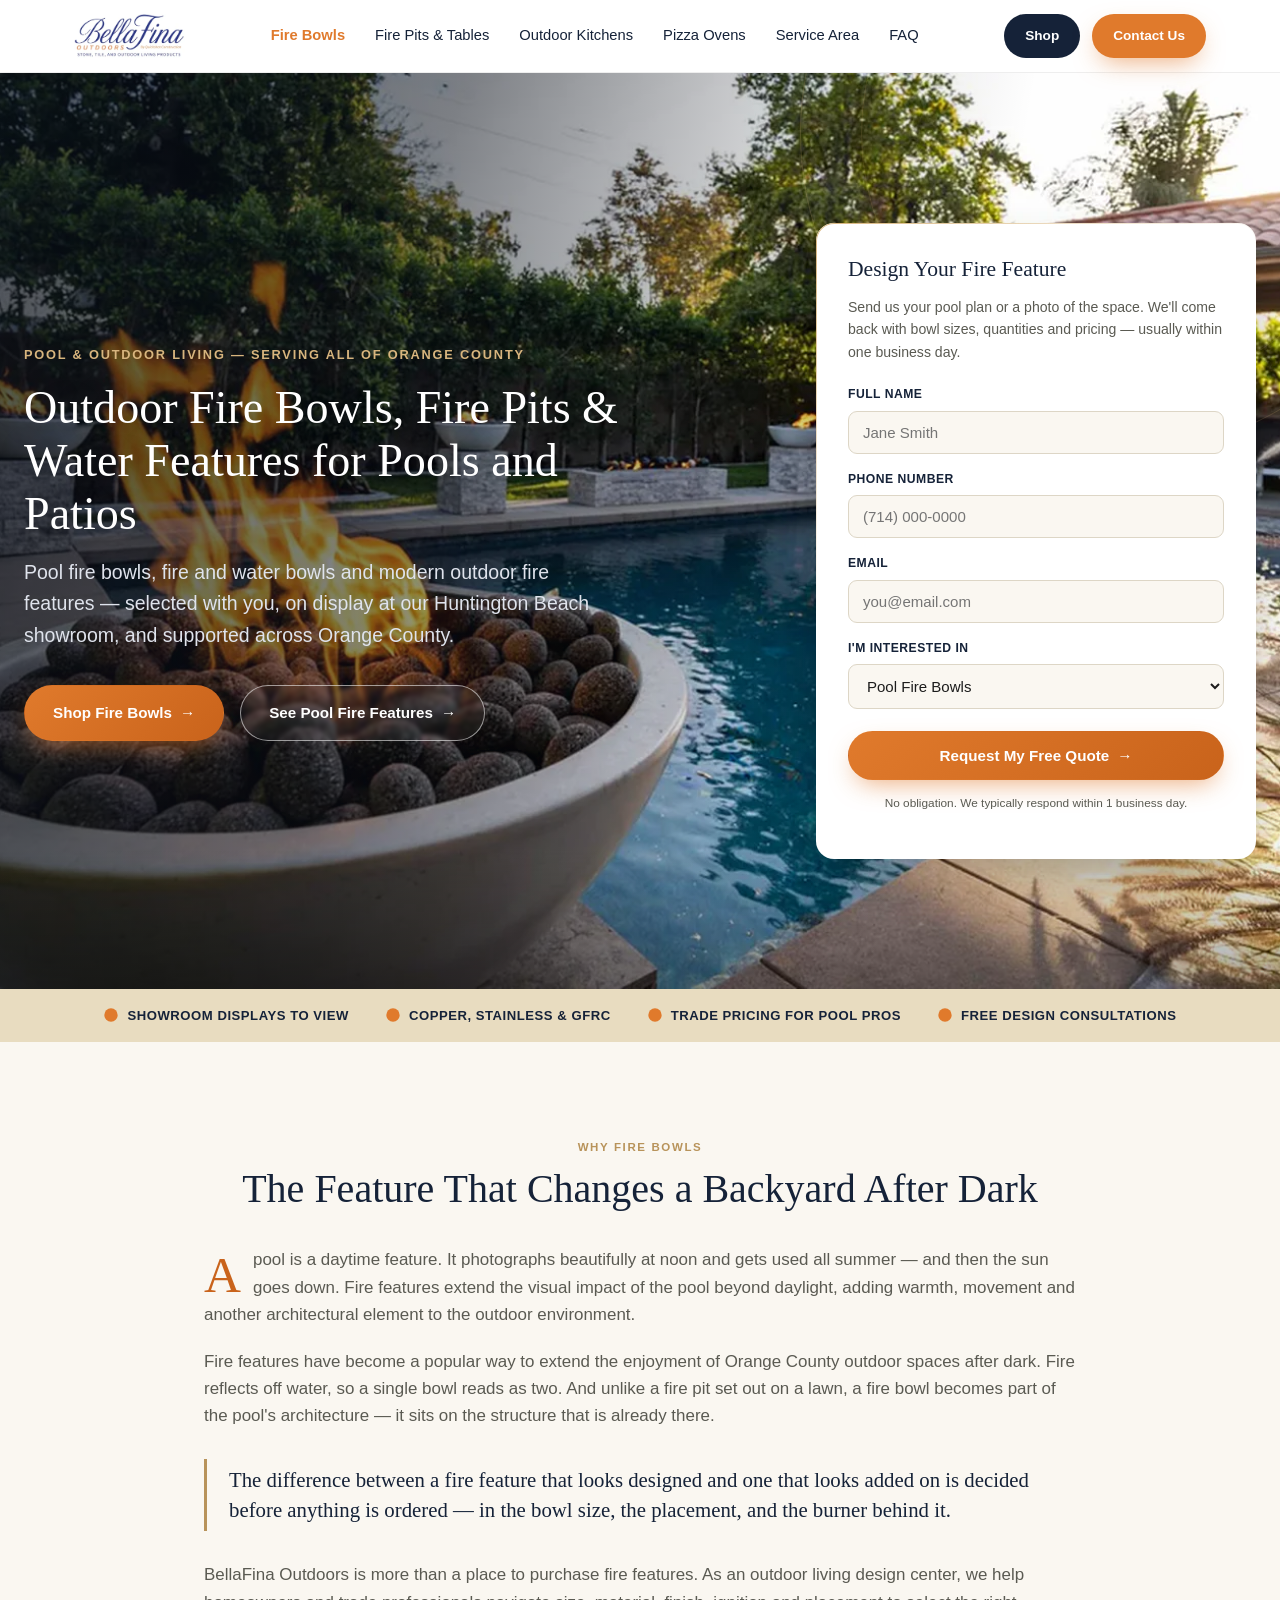
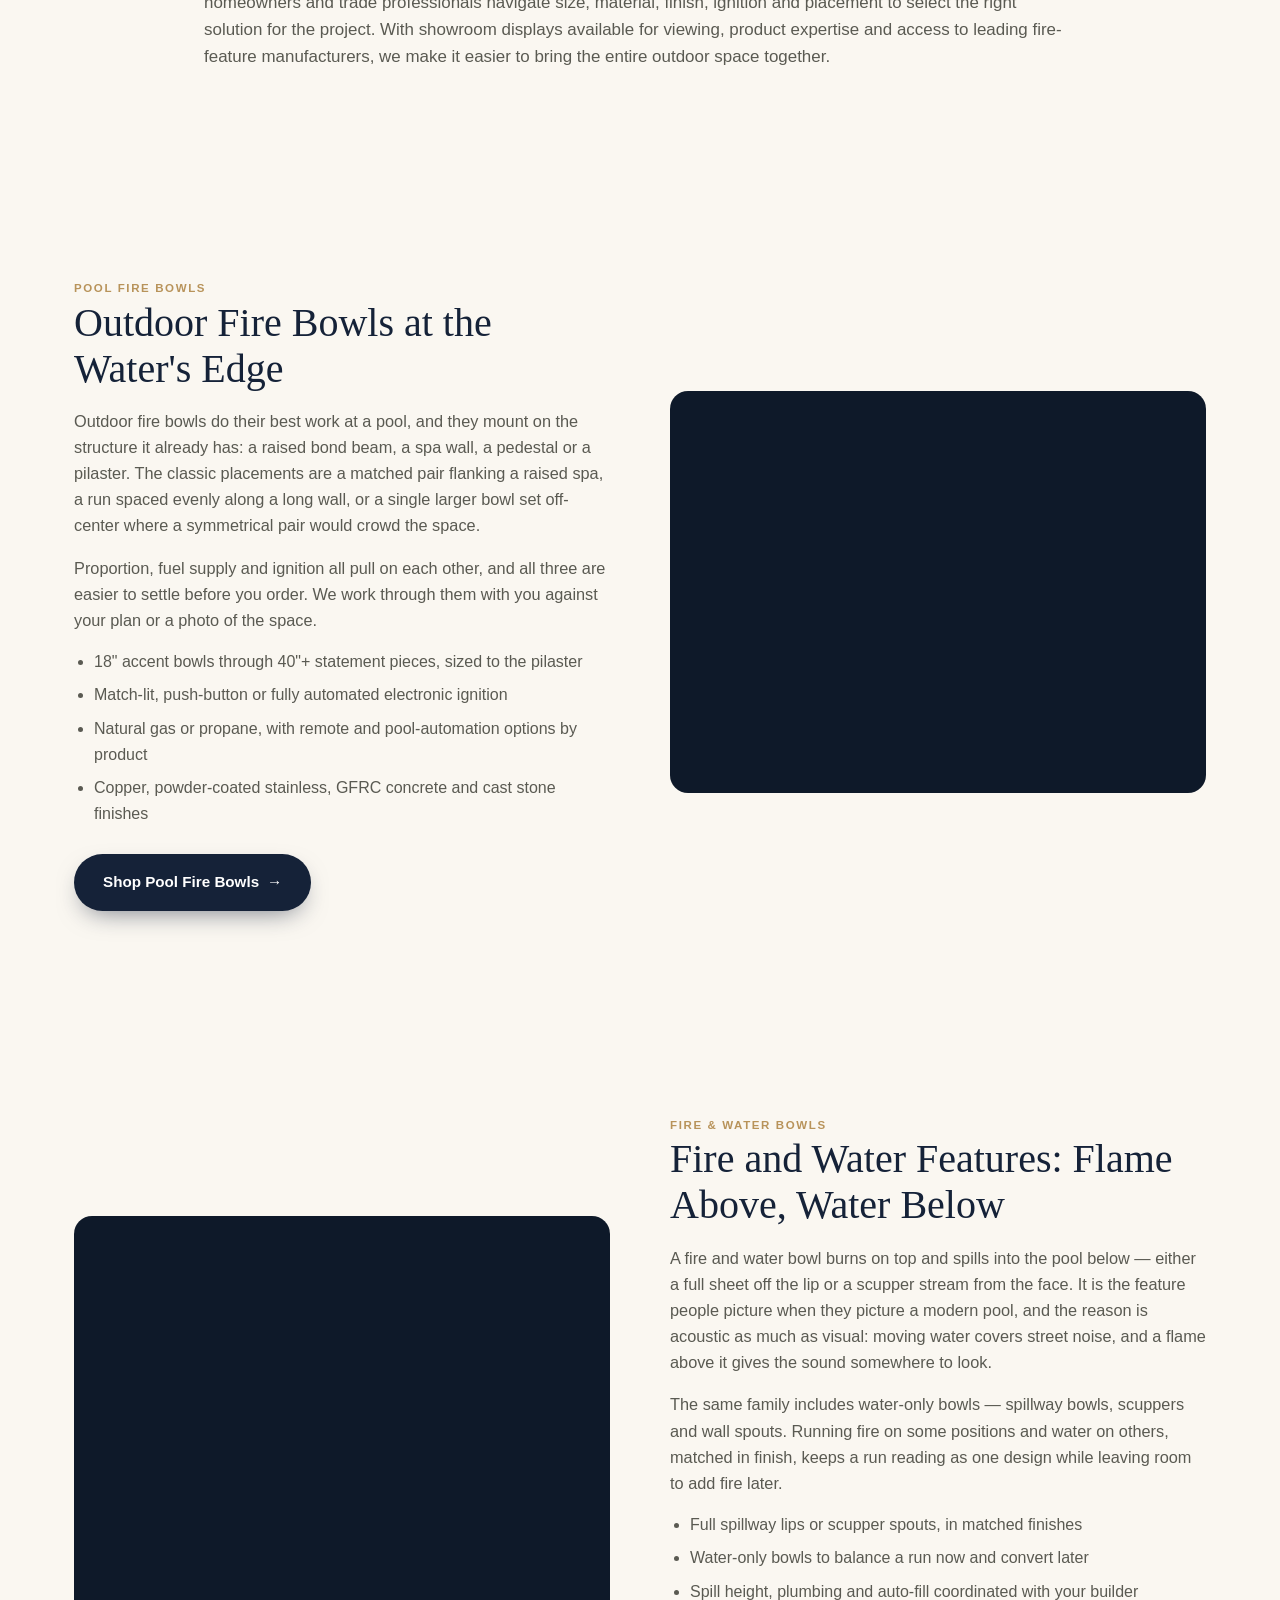
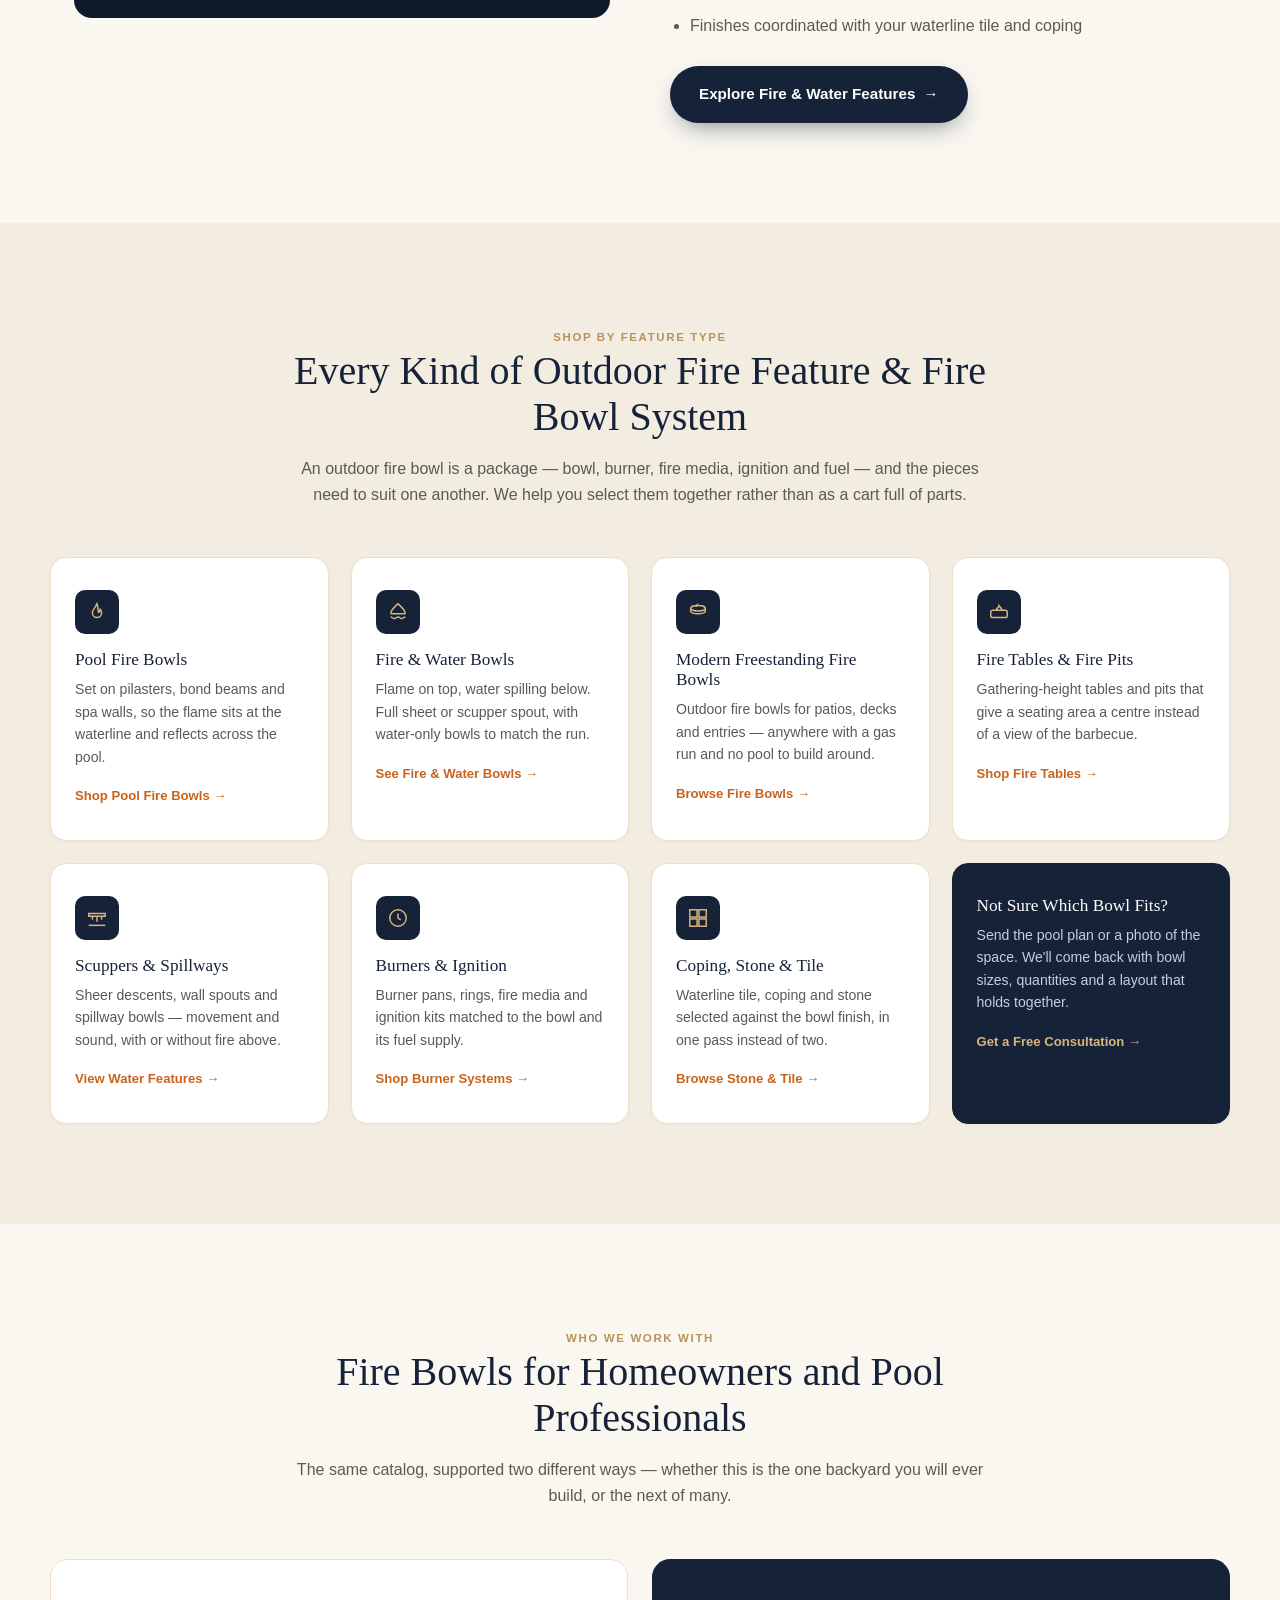
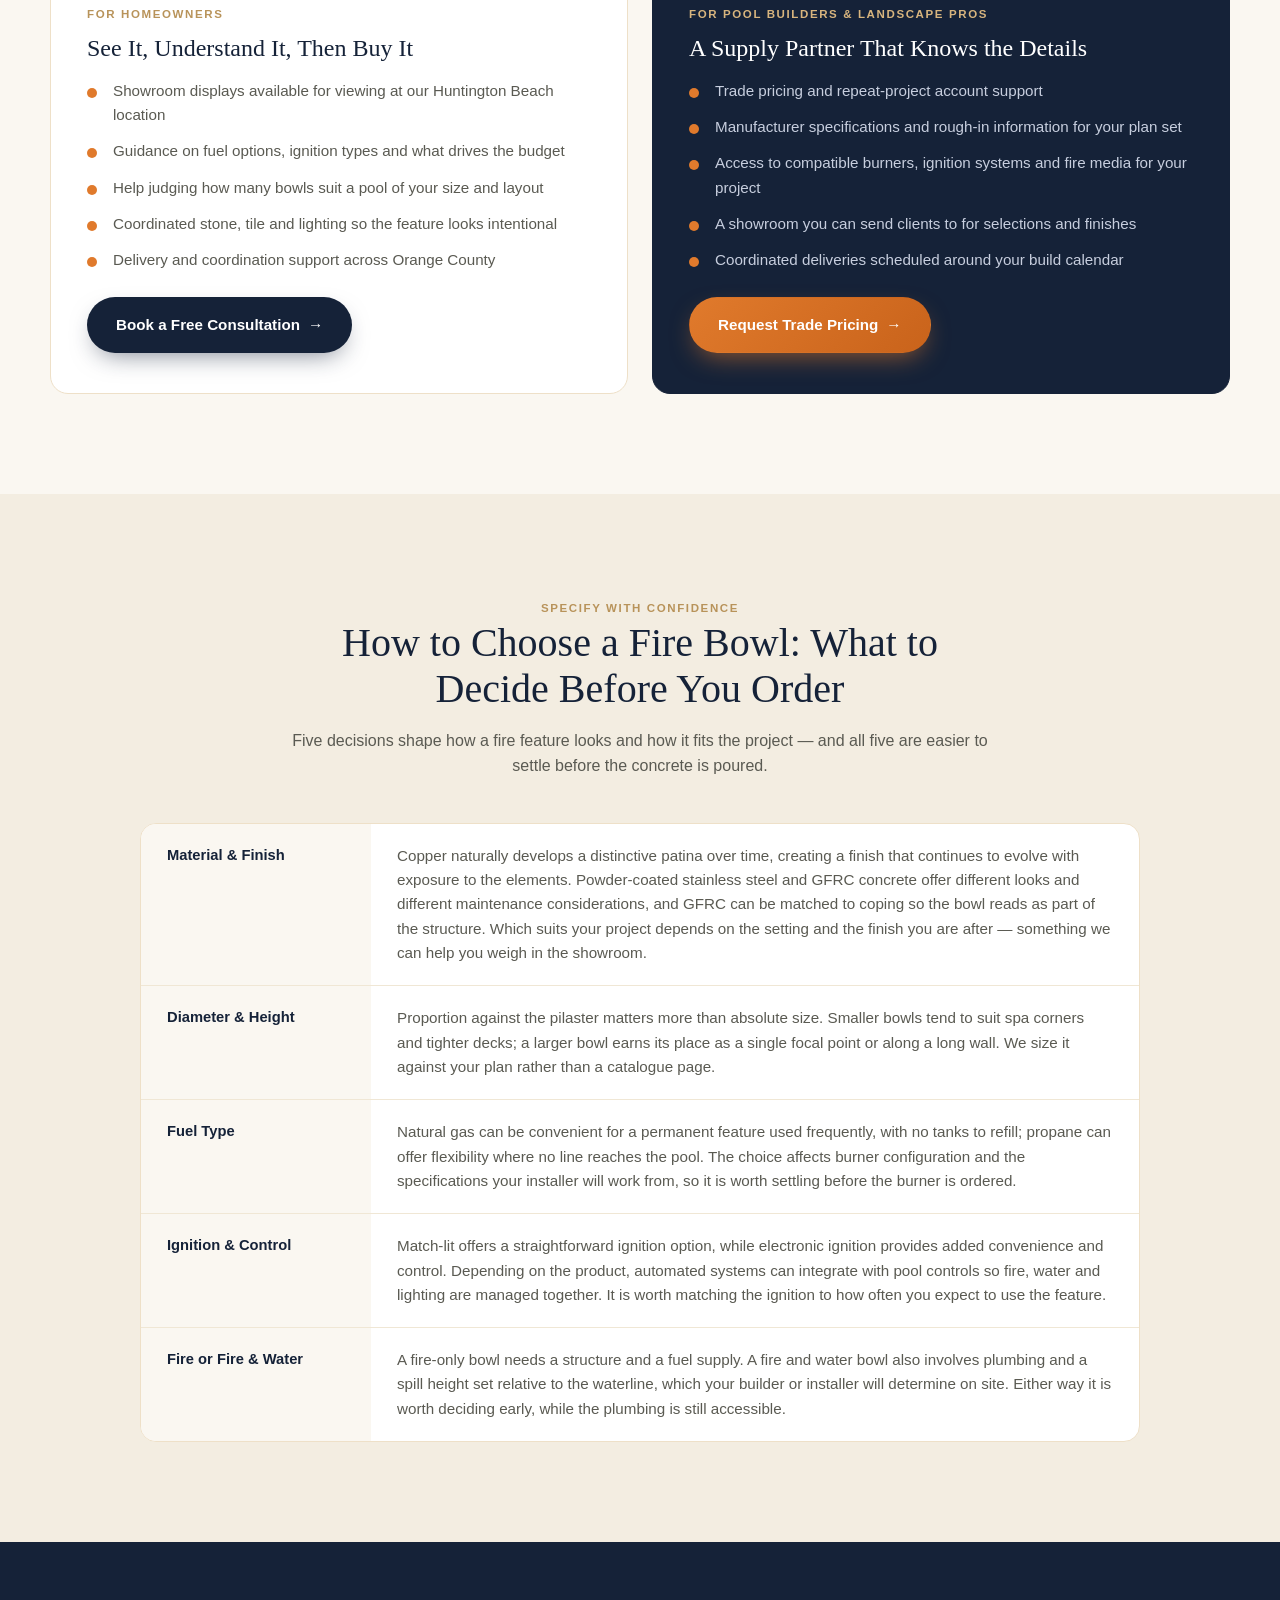
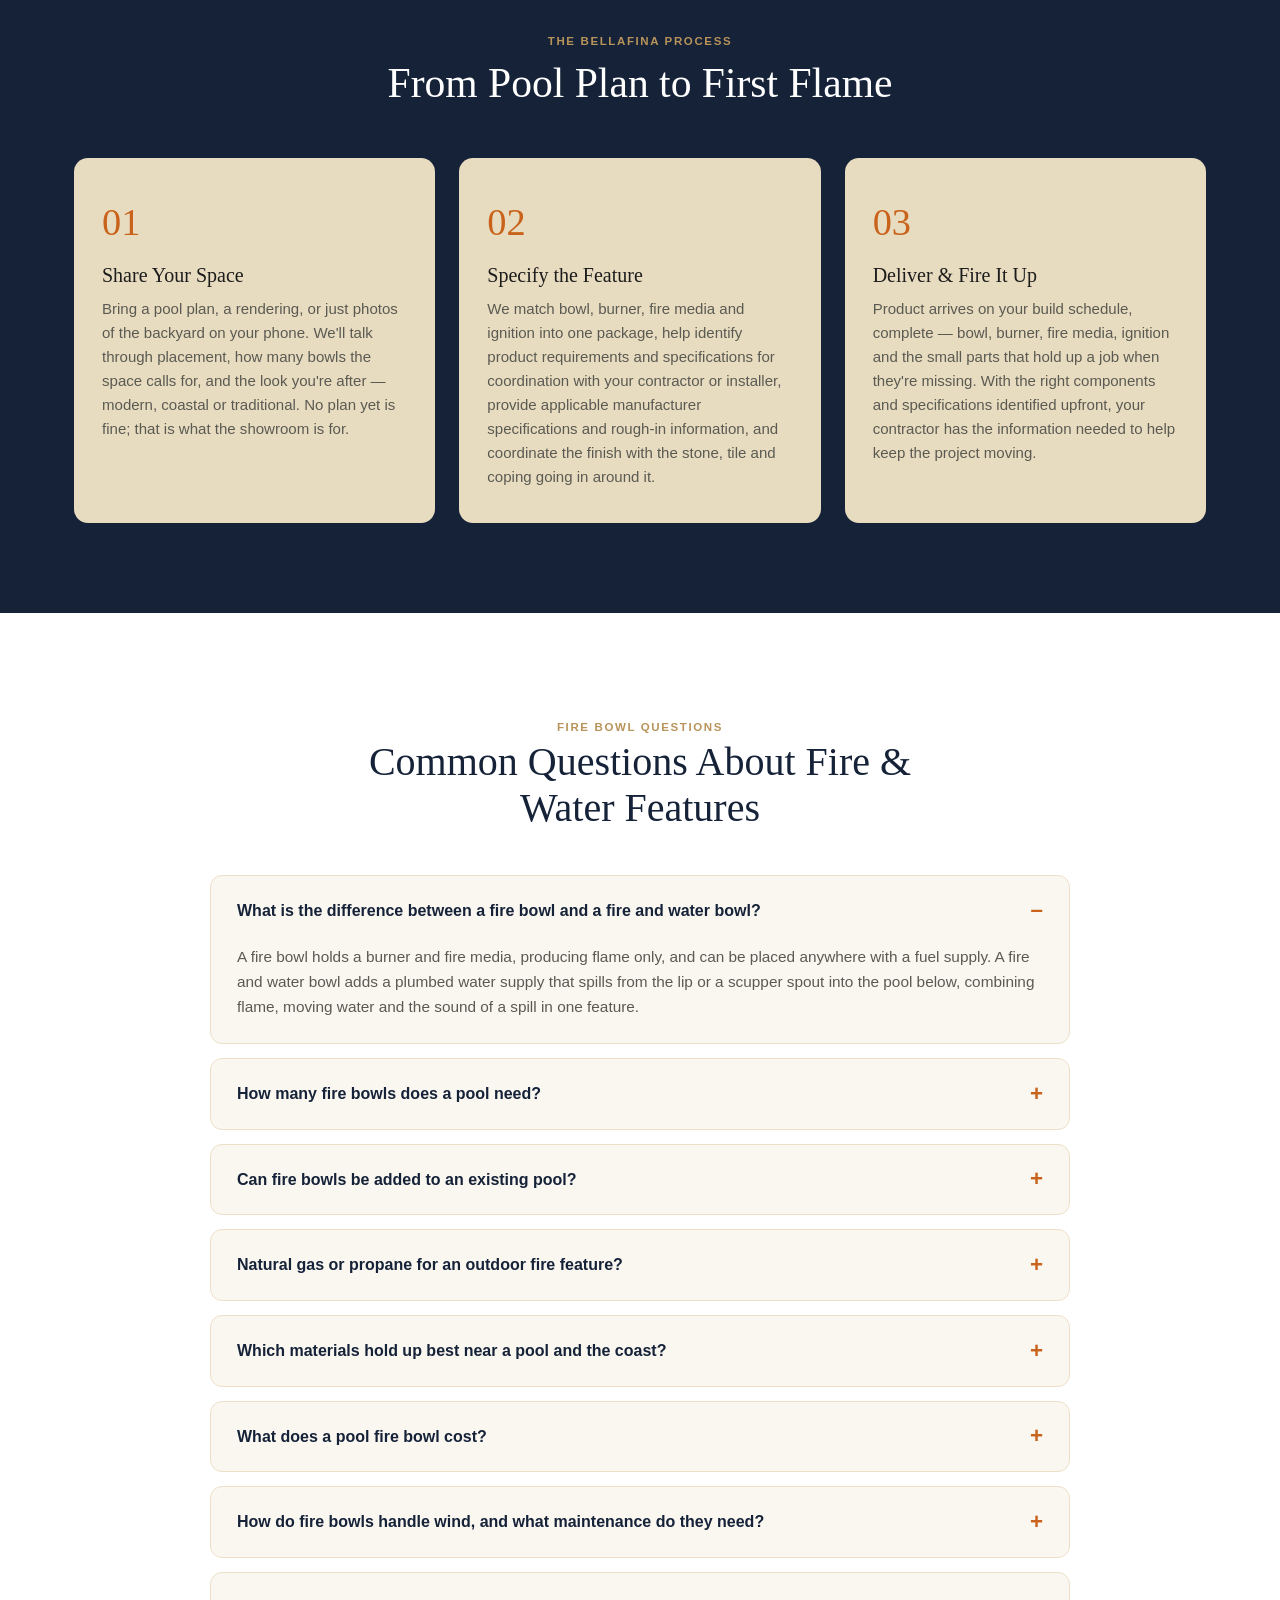
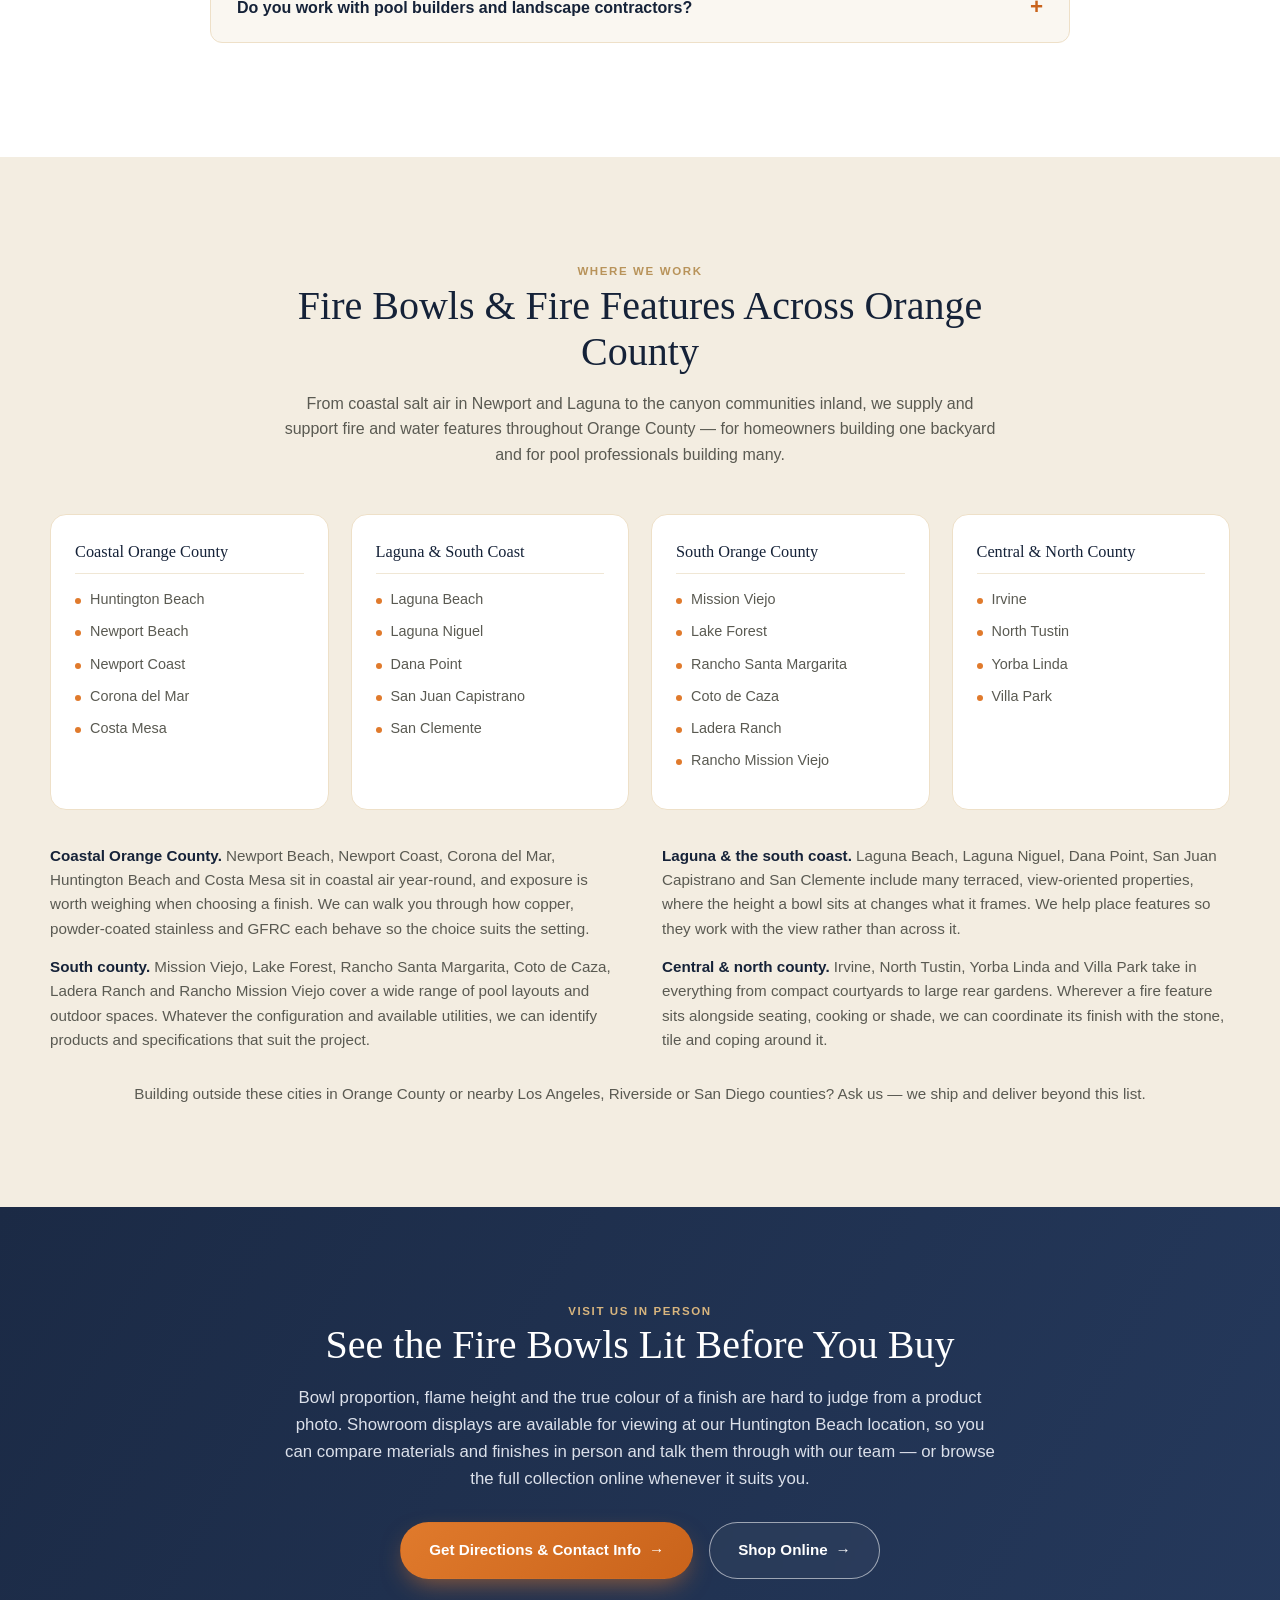
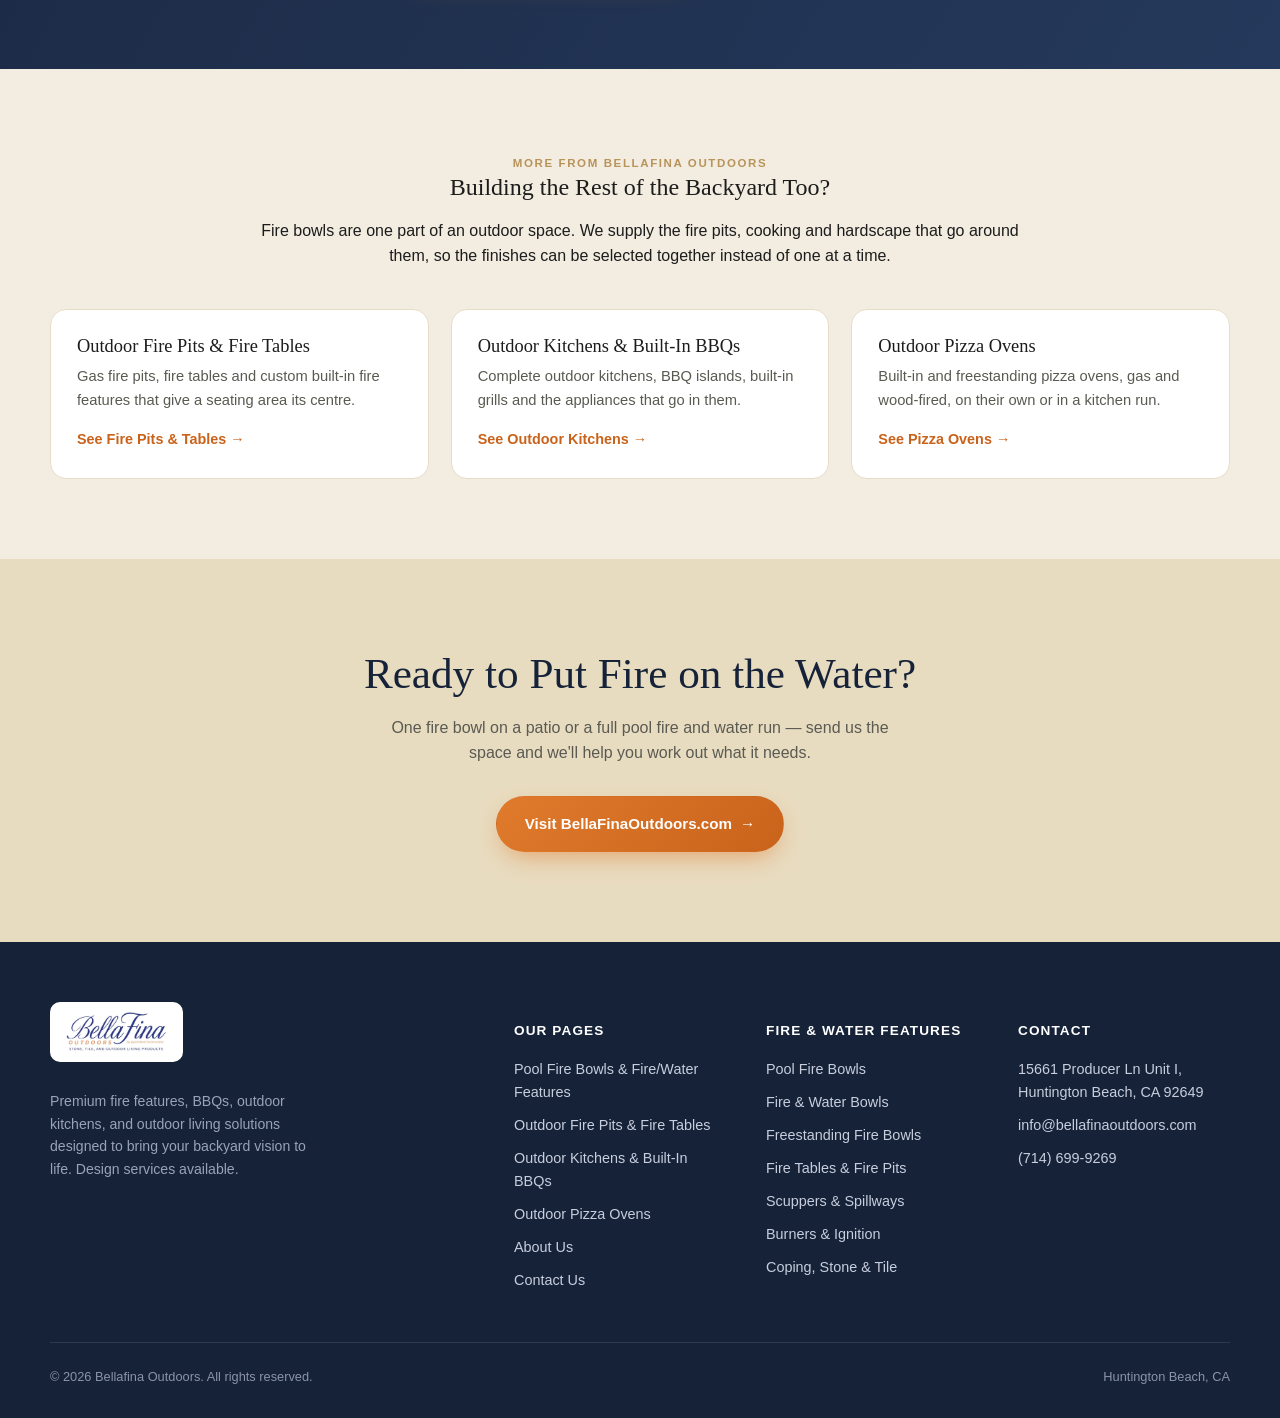
<file: index.html>
<!DOCTYPE html>
<html lang="en">
<head>
<meta charset="UTF-8">
<meta name="viewport" content="width=device-width, initial-scale=1.0">
<title>Fire Bowls &amp; Fire and Water Features | Pool Fire Bowls — Orange County, CA</title>
<meta name="description" content="Shop modern outdoor fire bowls, pool fire bowls and fire and water features at BellaFina Outdoors, serving Huntington Beach, Newport Beach, Irvine, Laguna Beach, Dana Point and all of Orange County. Copper, stainless and GFRC bowls, scuppers and complete fire feature systems for homeowners and pool professionals.">
<link rel="icon" type="image/png" sizes="32x32" href="assets/favicon-32.png">
<link rel="icon" type="image/png" sizes="512x512" href="assets/icon-512.png">
<link rel="apple-touch-icon" href="assets/apple-touch-icon.png">
<meta name="theme-color" content="#152238">
<link rel="preload" as="image" href="assets/hero-fire-bowl.webp" fetchpriority="high">
<link rel="canonical" href="https://fire-bowls.vercel.app/">
<meta property="og:title" content="Fire Bowls &amp; Fire and Water Features | BellaFina Outdoors">
<meta property="og:description" content="Pool fire bowls, fire and water bowls, and decorative outdoor fire features — designed, supplied and supported across Orange County.">
<meta property="og:type" content="website">
<meta property="og:url" content="https://fire-bowls.vercel.app/">
<meta property="og:image" content="https://fire-bowls.vercel.app/assets/hero-fire-bowl.webp">
<meta property="og:site_name" content="BellaFina Outdoors">
<meta name="twitter:card" content="summary_large_image">
<meta name="twitter:title" content="Pool Fire Bowls &amp; Fire and Water Features — Orange County">
<meta name="twitter:description" content="Modern outdoor fire bowls, pool fire bowls and fire and water features in copper, stainless and GFRC. Huntington Beach showroom, serving all of Orange County.">
<meta name="twitter:image" content="https://fire-bowls.vercel.app/assets/hero-fire-bowl.webp">
<link rel="stylesheet" href="assets/site.css">
</head>
<body data-lead-source="Fire bowls landing page">

<header>
  <div class="nav-inner">
    <a class="logo" href="https://www.bellafinaoutdoors.com/?utm_source=fire-bowls-lp&amp;utm_medium=landing_page&amp;utm_campaign=fire_bowls&amp;utm_content=header_logo" target="_blank" rel="noopener">
      <img src="assets/logo.webp" alt="BellaFina Outdoors">
    </a>
    <nav class="links">
      <a href="/" aria-current="page">Fire Bowls</a>
      <a href="/fire-pits-fire-tables">Fire Pits &amp; Tables</a>
      <a href="/outdoor-kitchens-bbq">Outdoor Kitchens</a>
      <a href="/outdoor-pizza-ovens">Pizza Ovens</a>
      <a href="#areas">Service Area</a>
      <a href="#faq">FAQ</a>
    </nav>
    <div class="header-ctas">
      <a class="btn btn-ghost" href="https://www.bellafinaoutdoors.com/shop?utm_source=fire-bowls-lp&amp;utm_medium=landing_page&amp;utm_campaign=fire_bowls&amp;utm_content=header_shop" target="_blank" rel="noopener">Shop</a>
      <a class="btn btn-primary" href="https://www.bellafinaoutdoors.com/contact?utm_source=fire-bowls-lp&amp;utm_medium=landing_page&amp;utm_campaign=fire_bowls&amp;utm_content=header_contact" target="_blank" rel="noopener">Contact Us</a>
    </div>
  </div>
</header>

<section class="hero" id="top">
  <div class="hero-ring"></div>
  <div class="hero-grid">
    <div class="hero-inner">
      <span class="eyebrow">Pool &amp; Outdoor Living — Serving All of Orange County</span>
      <h1>Outdoor Fire Bowls, Fire Pits &amp; Water Features for Pools and Patios</h1>
      <p class="sub">Pool fire bowls, fire and water bowls and modern outdoor fire features — selected with you, on display at our Huntington Beach showroom, and supported across Orange County.</p>
      <div class="cta-row">
        <a class="btn btn-primary" href="https://www.bellafinaoutdoors.com/outdoor-living-solutions/fire-features?utm_source=fire-bowls-lp&amp;utm_medium=landing_page&amp;utm_campaign=fire_bowls&amp;utm_content=hero_shop_fire_bowls" target="_blank" rel="noopener">Shop Fire Bowls <span class="btn-arrow">&rarr;</span></a>
        <a class="btn btn-outline" href="#pool">See Pool Fire Features <span class="btn-arrow">&rarr;</span></a>
      </div>
    </div>

    <form class="lead-card" id="lead-form">
      <h3>Design Your Fire Feature</h3>
      <p class="lead-sub">Send us your pool plan or a photo of the space. We'll come back with bowl sizes, quantities and pricing — usually within one business day.</p>

      <div class="lead-error" id="lead-error" role="alert"></div>
      <div class="lead-fields">
        <div class="lead-field">
          <label for="lead-name">Full Name</label>
          <input id="lead-name" type="text" name="name" placeholder="Jane Smith" required>
        </div>
        <div class="lead-field">
          <label for="lead-phone">Phone Number</label>
          <input id="lead-phone" type="tel" name="phone" placeholder="(714) 000-0000" required>
        </div>
        <div class="lead-field">
          <label for="lead-email">Email</label>
          <input id="lead-email" type="email" name="email" placeholder="you@email.com" required>
        </div>
        <div class="lead-field">
          <label for="lead-interest">I'm Interested In</label>
          <select id="lead-interest" name="interest">
            <option>Pool Fire Bowls</option>
            <option>Fire &amp; Water Bowls</option>
            <option>Freestanding Fire Bowls</option>
            <option>Fire Tables &amp; Fire Pits</option>
            <option>Water Features &amp; Scuppers</option>
            <option>Trade / Pool Professional Pricing</option>
          </select>
        </div>

        <button type="submit" class="btn btn-primary">Request My Free Quote <span class="btn-arrow">&rarr;</span></button>
        <p class="lead-note">No obligation. We typically respond within 1 business day.</p>
      </div>
      <div class="lead-status" id="lead-status" role="status" aria-live="polite">
        <div class="tick">&#10003;</div>
        <h4>Thanks — we've got it</h4>
        <p>Our team will follow up with sizing, options and pricing, usually within one business day.</p>
      </div>
    </form>
  </div>
</section>

<div class="trust-strip">
  <div class="wrap">
    <span><svg viewBox="0 0 24 24" fill="currentColor"><circle cx="12" cy="12" r="10"/></svg>Showroom Displays To View</span>
    <span><svg viewBox="0 0 24 24" fill="currentColor"><circle cx="12" cy="12" r="10"/></svg>Copper, Stainless &amp; GFRC</span>
    <span><svg viewBox="0 0 24 24" fill="currentColor"><circle cx="12" cy="12" r="10"/></svg>Trade Pricing for Pool Pros</span>
    <span><svg viewBox="0 0 24 24" fill="currentColor"><circle cx="12" cy="12" r="10"/></svg>Free Design Consultations</span>
  </div>
</div>

<section class="lede">
  <div class="wrap">
    <span class="eyebrow">Why Fire Bowls</span>
    <h2>The Feature That Changes a Backyard After Dark</h2>
    <p class="first">A pool is a daytime feature. It photographs beautifully at noon and gets used all summer — and then the sun goes down. Fire features extend the visual impact of the pool beyond daylight, adding warmth, movement and another architectural element to the outdoor environment.</p>
    <p>Fire features have become a popular way to extend the enjoyment of Orange County outdoor spaces after dark. Fire reflects off water, so a single bowl reads as two. And unlike a fire pit set out on a lawn, a fire bowl becomes part of the pool's architecture — it sits on the structure that is already there.</p>
    <p class="pull">The difference between a fire feature that looks designed and one that looks added on is decided before anything is ordered — in the bowl size, the placement, and the burner behind it.</p>
    <p>BellaFina Outdoors is more than a place to purchase fire features. As an outdoor living design center, we help homeowners and trade professionals navigate size, material, finish, ignition and placement to select the right solution for the project. With showroom displays available for viewing, product expertise and access to leading fire-feature manufacturers, we make it easier to bring the entire outdoor space together.</p>
  </div>
</section>

<section class="split" id="pool">
  <div class="wrap">
    <div>
      <span class="eyebrow">Pool Fire Bowls</span>
      <h2>Outdoor Fire Bowls at the Water's Edge</h2>
      <p>Outdoor fire bowls do their best work at a pool, and they mount on the structure it already has: a raised bond beam, a spa wall, a pedestal or a pilaster. The classic placements are a matched pair flanking a raised spa, a run spaced evenly along a long wall, or a single larger bowl set off-center where a symmetrical pair would crowd the space.</p>
      <p>Proportion, fuel supply and ignition all pull on each other, and all three are easier to settle before you order. We work through them with you against your plan or a photo of the space.</p>
      <ul>
        <li>18&quot; accent bowls through 40&quot;+ statement pieces, sized to the pilaster</li>
        <li>Match-lit, push-button or fully automated electronic ignition</li>
        <li>Natural gas or propane, with remote and pool-automation options by product</li>
        <li>Copper, powder-coated stainless, GFRC concrete and cast stone finishes</li>
      </ul>
      <a class="btn btn-navy" href="https://www.bellafinaoutdoors.com/outdoor-living-solutions/fire-features?utm_source=fire-bowls-lp&amp;utm_medium=landing_page&amp;utm_campaign=fire_bowls&amp;utm_content=split_pool_fire_bowls" target="_blank" rel="noopener">Shop Pool Fire Bowls <span class="btn-arrow">&rarr;</span></a>
    </div>
    <div class="visual visual-video">
      <video id="split-loop-video" aria-label="A lit concrete fire bowl at the edge of a pool, then a close view of the flame" title="Outdoor fire bowls at the water's edge" src="assets/concrete-fire-bowls.mp4" muted loop playsinline preload="none"></video>
    </div>
  </div>
</section>

<section class="split reverse">
  <div class="wrap">
    <div>
      <span class="eyebrow">Fire &amp; Water Bowls</span>
      <h2>Fire and Water Features: Flame Above, Water Below</h2>
      <p>A fire and water bowl burns on top and spills into the pool below — either a full sheet off the lip or a scupper stream from the face. It is the feature people picture when they picture a modern pool, and the reason is acoustic as much as visual: moving water covers street noise, and a flame above it gives the sound somewhere to look.</p>
      <p>The same family includes water-only bowls — spillway bowls, scuppers and wall spouts. Running fire on some positions and water on others, matched in finish, keeps a run reading as one design while leaving room to add fire later.</p>
      <ul>
        <li>Full spillway lips or scupper spouts, in matched finishes</li>
        <li>Water-only bowls to balance a run now and convert later</li>
        <li>Spill height, plumbing and auto-fill coordinated with your builder</li>
        <li>Finishes coordinated with your waterline tile and coping</li>
      </ul>
      <a class="btn btn-navy" href="https://www.bellafinaoutdoors.com/outdoor-living-solutions/water-features?utm_source=fire-bowls-lp&amp;utm_medium=landing_page&amp;utm_campaign=fire_bowls&amp;utm_content=split_fire_water" target="_blank" rel="noopener">Explore Fire &amp; Water Features <span class="btn-arrow">&rarr;</span></a>
    </div>
    <div class="visual visual-video">
      <video id="split-loop-video-2" aria-label="A lit fire and water wall spilling into a pool, with fire bowls and scuppers at dusk" title="Fire and water features lit at dusk" src="assets/pool-fire-water.mp4" muted loop playsinline preload="none"></video>
    </div>
  </div>
</section>

<section class="categories" id="types">
  <div class="head">
    <span class="eyebrow">Shop by Feature Type</span>
    <h2>Every Kind of Outdoor Fire Feature &amp; Fire Bowl System</h2>
    <p>An outdoor fire bowl is a package — bowl, burner, fire media, ignition and fuel — and the pieces need to suit one another. We help you select them together rather than as a cart full of parts.</p>
  </div>
  <div class="cat-grid">

    <div class="cat-card">
      <div class="icon"><svg viewBox="0 0 24 24" fill="none" stroke="#d8b57e" stroke-width="1.6"><path d="M12 3c-1.5 4-5 6-5 10a5 5 0 0 0 10 0c0-2-1-3.5-2-4.5.7 2-.3 3.5-1.3 4-1-2.5 0-5-1.7-9.5z"/></svg></div>
      <h3>Pool Fire Bowls</h3>
      <p>Set on pilasters, bond beams and spa walls, so the flame sits at the waterline and reflects across the pool.</p>
      <a class="link" href="https://www.bellafinaoutdoors.com/outdoor-living-solutions/fire-features?utm_source=fire-bowls-lp&amp;utm_medium=landing_page&amp;utm_campaign=fire_bowls&amp;utm_content=card_pool_fire_bowls" target="_blank" rel="noopener">Shop Pool Fire Bowls &rarr;</a>
    </div>

    <div class="cat-card">
      <div class="icon"><svg viewBox="0 0 24 24" fill="none" stroke="#d8b57e" stroke-width="1.6"><path d="M4 14h16M4 14c0-4 3.6-7 8-11 4.4 4 8 7 8 11"/><path d="M4 17.5c2 0 2 1.5 4 1.5s2-1.5 4-1.5 2 1.5 4 1.5 2-1.5 4-1.5"/></svg></div>
      <h3>Fire &amp; Water Bowls</h3>
      <p>Flame on top, water spilling below. Full sheet or scupper spout, with water-only bowls to match the run.</p>
      <a class="link" href="https://www.bellafinaoutdoors.com/outdoor-living-solutions/water-features?utm_source=fire-bowls-lp&amp;utm_medium=landing_page&amp;utm_campaign=fire_bowls&amp;utm_content=card_fire_water_bowls" target="_blank" rel="noopener">See Fire &amp; Water Bowls &rarr;</a>
    </div>

    <div class="cat-card">
      <div class="icon"><svg viewBox="0 0 24 24" fill="none" stroke="#d8b57e" stroke-width="1.6"><ellipse cx="12" cy="8" rx="8" ry="3"/><path d="M4 8v3c0 1.7 3.6 3 8 3s8-1.3 8-3V8"/><path d="M12 3c-.8 1.6-2 2.4-2 3.6"/></svg></div>
      <h3>Modern Freestanding Fire Bowls</h3>
      <p>Outdoor fire bowls for patios, decks and entries — anywhere with a gas run and no pool to build around.</p>
      <a class="link" href="https://www.bellafinaoutdoors.com/shop/products/cazo-fire-bowl?utm_source=fire-bowls-lp&amp;utm_medium=landing_page&amp;utm_campaign=fire_bowls&amp;utm_content=card_freestanding_bowls" target="_blank" rel="noopener">Browse Fire Bowls &rarr;</a>
    </div>

    <div class="cat-card">
      <div class="icon"><svg viewBox="0 0 24 24" fill="none" stroke="#d8b57e" stroke-width="1.6"><rect x="3" y="10" width="18" height="8" rx="2"/><path d="M9 10c0-2 3-2.5 3-5 1.5 2 3 2.5 3 5"/></svg></div>
      <h3>Fire Tables &amp; Fire Pits</h3>
      <p>Gathering-height tables and pits that give a seating area a centre instead of a view of the barbecue.</p>
      <a class="link" href="https://www.bellafinaoutdoors.com/shop?utm_source=fire-bowls-lp&amp;utm_medium=landing_page&amp;utm_campaign=fire_bowls&amp;utm_content=card_fire_tables" target="_blank" rel="noopener">Shop Fire Tables &rarr;</a>
    </div>

    <div class="cat-card">
      <div class="icon"><svg viewBox="0 0 24 24" fill="none" stroke="#d8b57e" stroke-width="1.6"><path d="M3 7h18v3H3z"/><path d="M7 10v4M12 10v6M17 10v4"/><path d="M3 20h18"/></svg></div>
      <h3>Scuppers &amp; Spillways</h3>
      <p>Sheer descents, wall spouts and spillway bowls — movement and sound, with or without fire above.</p>
      <a class="link" href="https://www.bellafinaoutdoors.com/outdoor-living-solutions/water-features?utm_source=fire-bowls-lp&amp;utm_medium=landing_page&amp;utm_campaign=fire_bowls&amp;utm_content=card_scuppers" target="_blank" rel="noopener">View Water Features &rarr;</a>
    </div>

    <div class="cat-card">
      <div class="icon"><svg viewBox="0 0 24 24" fill="none" stroke="#d8b57e" stroke-width="1.6"><circle cx="12" cy="12" r="9"/><path d="M12 7v5l3 2"/></svg></div>
      <h3>Burners &amp; Ignition</h3>
      <p>Burner pans, rings, fire media and ignition kits matched to the bowl and its fuel supply.</p>
      <a class="link" href="https://www.bellafinaoutdoors.com/shop?utm_source=fire-bowls-lp&amp;utm_medium=landing_page&amp;utm_campaign=fire_bowls&amp;utm_content=card_burners" target="_blank" rel="noopener">Shop Burner Systems &rarr;</a>
    </div>

    <div class="cat-card">
      <div class="icon"><svg viewBox="0 0 24 24" fill="none" stroke="#d8b57e" stroke-width="1.6"><rect x="3" y="3" width="8" height="8"/><rect x="13" y="3" width="8" height="8"/><rect x="3" y="13" width="8" height="8"/><rect x="13" y="13" width="8" height="8"/></svg></div>
      <h3>Coping, Stone &amp; Tile</h3>
      <p>Waterline tile, coping and stone selected against the bowl finish, in one pass instead of two.</p>
      <a class="link" href="https://www.bellafinaoutdoors.com/outdoor-living-solutions/stone-and-tile?utm_source=fire-bowls-lp&amp;utm_medium=landing_page&amp;utm_campaign=fire_bowls&amp;utm_content=card_stone_tile" target="_blank" rel="noopener">Browse Stone &amp; Tile &rarr;</a>
    </div>

    <div class="cat-card" style="background:var(--navy);border-color:var(--navy);">
      <h3 style="color:#fff;">Not Sure Which Bowl Fits?</h3>
      <p style="color:#c7cede;">Send the pool plan or a photo of the space. We'll come back with bowl sizes, quantities and a layout that holds together.</p>
      <a class="link" style="color:var(--gold-light);" href="#top" data-quote-modal>Get a Free Consultation &rarr;</a>
    </div>

  </div>
</section>

<section class="audience" id="who">
  <div class="head">
    <span class="eyebrow">Who We Work With</span>
    <h2>Fire Bowls for Homeowners and Pool Professionals</h2>
    <p>The same catalog, supported two different ways — whether this is the one backyard you will ever build, or the next of many.</p>
  </div>
  <div class="aud-grid">
    <div class="aud-card">
      <span class="eyebrow">For Homeowners</span>
      <h3>See It, Understand It, Then Buy It</h3>
      <ul>
        <li>Showroom displays available for viewing at our Huntington Beach location</li>
        <li>Guidance on fuel options, ignition types and what drives the budget</li>
        <li>Help judging how many bowls suit a pool of your size and layout</li>
        <li>Coordinated stone, tile and lighting so the feature looks intentional</li>
        <li>Delivery and coordination support across Orange County</li>
      </ul>
      <a class="btn btn-navy" href="#top" data-quote-modal>Book a Free Consultation <span class="btn-arrow">&rarr;</span></a>
    </div>
    <div class="aud-card pro">
      <span class="eyebrow">For Pool Builders &amp; Landscape Pros</span>
      <h3>A Supply Partner That Knows the Details</h3>
      <ul>
        <li>Trade pricing and repeat-project account support</li>
        <li>Manufacturer specifications and rough-in information for your plan set</li>
        <li>Access to compatible burners, ignition systems and fire media for your project</li>
        <li>A showroom you can send clients to for selections and finishes</li>
        <li>Coordinated deliveries scheduled around your build calendar</li>
      </ul>
      <a class="btn btn-primary" href="#top" data-quote-modal>Request Trade Pricing <span class="btn-arrow">&rarr;</span></a>
    </div>
  </div>
</section>

<section class="specs">
  <div class="head">
    <span class="eyebrow">Specify With Confidence</span>
    <h2>How to Choose a Fire Bowl: What to Decide Before You Order</h2>
    <p>Five decisions shape how a fire feature looks and how it fits the project — and all five are easier to settle before the concrete is poured.</p>
  </div>
  <dl class="spec-table">
    <div class="spec-row"><dt>Material &amp; Finish</dt><dd>Copper naturally develops a distinctive patina over time, creating a finish that continues to evolve with exposure to the elements. Powder-coated stainless steel and GFRC concrete offer different looks and different maintenance considerations, and GFRC can be matched to coping so the bowl reads as part of the structure. Which suits your project depends on the setting and the finish you are after — something we can help you weigh in the showroom.</dd></div>
    <div class="spec-row"><dt>Diameter &amp; Height</dt><dd>Proportion against the pilaster matters more than absolute size. Smaller bowls tend to suit spa corners and tighter decks; a larger bowl earns its place as a single focal point or along a long wall. We size it against your plan rather than a catalogue page.</dd></div>
    <div class="spec-row"><dt>Fuel Type</dt><dd>Natural gas can be convenient for a permanent feature used frequently, with no tanks to refill; propane can offer flexibility where no line reaches the pool. The choice affects burner configuration and the specifications your installer will work from, so it is worth settling before the burner is ordered.</dd></div>
    <div class="spec-row"><dt>Ignition &amp; Control</dt><dd>Match-lit offers a straightforward ignition option, while electronic ignition provides added convenience and control. Depending on the product, automated systems can integrate with pool controls so fire, water and lighting are managed together. It is worth matching the ignition to how often you expect to use the feature.</dd></div>
    <div class="spec-row"><dt>Fire or Fire &amp; Water</dt><dd>A fire-only bowl needs a structure and a fuel supply. A fire and water bowl also involves plumbing and a spill height set relative to the waterline, which your builder or installer will determine on site. Either way it is worth deciding early, while the plumbing is still accessible.</dd></div>
  </dl>
</section>

<section class="process">
  <div class="wrap">
    <span class="eyebrow">The BellaFina Process</span>
    <h2>From Pool Plan to First Flame</h2>
    <div class="steps">
      <div class="step-card">
        <span class="num">01</span>
        <h3>Share Your Space</h3>
        <p>Bring a pool plan, a rendering, or just photos of the backyard on your phone. We'll talk through placement, how many bowls the space calls for, and the look you're after — modern, coastal or traditional. No plan yet is fine; that is what the showroom is for.</p>
      </div>
      <div class="step-card">
        <span class="num">02</span>
        <h3>Specify the Feature</h3>
        <p>We match bowl, burner, fire media and ignition into one package, help identify product requirements and specifications for coordination with your contractor or installer, provide applicable manufacturer specifications and rough-in information, and coordinate the finish with the stone, tile and coping going in around it.</p>
      </div>
      <div class="step-card">
        <span class="num">03</span>
        <h3>Deliver &amp; Fire It Up</h3>
        <p>Product arrives on your build schedule, complete — bowl, burner, fire media, ignition and the small parts that hold up a job when they're missing. With the right components and specifications identified upfront, your contractor has the information needed to help keep the project moving.</p>
      </div>
    </div>
  </div>
</section>

<!-- Testimonials: hidden until verified client reviews are available.
     Replace the three quotes and names below with real reviews, delete the
     .sample-note paragraph, then uncomment this section.
<section class="testimonials">
  <div class="wrap">
    <div class="head">
      <span class="eyebrow">What Clients Say</span>
      <h2>Pools Our Clients Actually Use at Night</h2>
      <p class="sample-note">Placeholder testimonials — replace with real client reviews before this page goes live.</p>
    </div>
    <div class="testi-grid">
      <div class="testi-card">
        <div class="stars">★★★★★</div>
        <p>"We added two fire and water bowls on the spa wall and the whole backyard changed. Seeing the bowls in person before ordering made the decision easy."</p>
        <div class="testi-author">
          <div class="avatar">J.M.</div>
          <div><strong>J. M.</strong><span>Huntington Beach, CA</span></div>
        </div>
      </div>
      <div class="testi-card">
        <div class="stars">★★★★★</div>
        <p>"They caught that our bowl size was wrong for the pilasters on the plan and fixed it before we poured. That one conversation saved the look of the pool."</p>
        <div class="testi-author">
          <div class="avatar">R.K.</div>
          <div><strong>R. K.</strong><span>Newport Beach, CA</span></div>
        </div>
      </div>
      <div class="testi-card">
        <div class="stars">★★★★★</div>
        <p>"As a builder I need burners and ignition kits on site when I need them. BellaFina keeps the details straight and the deliveries on schedule."</p>
        <div class="testi-author">
          <div class="avatar">S.T.</div>
          <div><strong>S. T.</strong><span>Pool Builder, Orange County</span></div>
        </div>
      </div>
    </div>
  </div>
</section>
-->

<section class="faq" id="faq">
  <div class="head">
    <span class="eyebrow">Fire Bowl Questions</span>
    <h2>Common Questions About Fire &amp; Water Features</h2>
  </div>
  <div class="faq-list">
    <details class="faq-item" open>
      <summary>What is the difference between a fire bowl and a fire and water bowl?</summary>
      <p>A fire bowl holds a burner and fire media, producing flame only, and can be placed anywhere with a fuel supply. A fire and water bowl adds a plumbed water supply that spills from the lip or a scupper spout into the pool below, combining flame, moving water and the sound of a spill in one feature.</p>
    </details>
    <details class="faq-item">
      <summary>How many fire bowls does a pool need?</summary>
      <p>Many pool designs use fire bowls in pairs or symmetrical configurations — flanking a raised spa, bracketing a baja shelf, or spaced along a raised bond beam — while others call for a single statement feature. The right number depends on the scale, layout and overall design of the pool, which is why we look at the plan before suggesting a configuration.</p>
    </details>
    <details class="faq-item">
      <summary>Can fire bowls be added to an existing pool?</summary>
      <p>Often, yes. It generally takes a structure to set the bowl on — a raised wall, pilaster or pedestal — plus a fuel supply routed to it, and a water line if you want a spillway. Retrofits are common; your contractor can confirm what the existing structure and utilities will support.</p>
    </details>
    <details class="faq-item">
      <summary>Natural gas or propane for an outdoor fire feature?</summary>
      <p>Natural gas can be a convenient choice for permanent fire features that will be used frequently, with no tanks to refill, while propane can provide flexibility depending on the project and available utilities. The choice affects burner configuration and the specifications your installer works from, so it is worth settling before the burner is ordered.</p>
    </details>
    <details class="faq-item">
      <summary>Which materials hold up best near a pool and the coast?</summary>
      <p>Copper naturally develops a distinctive patina over time, a finish that keeps evolving with exposure to the elements. Powder-coated stainless steel and GFRC concrete offer different appearances and maintenance considerations. Coastal exposure and pool chemistry both factor in, and we can help you weigh the options for your setting.</p>
    </details>
    <details class="faq-item">
      <summary>What does a pool fire bowl cost?</summary>
      <p>Budget is shaped by material, size, ignition and whether water is involved, rather than by the bowl alone — burner, fire media, ignition and gas work all add to the total. We quote the package, so tell us about the pool and we can give you a realistic figure to plan against.</p>
    </details>
    <details class="faq-item">
      <summary>How do fire bowls handle wind, and what maintenance do they need?</summary>
      <p>Exposure varies by site, and burner selection and placement both play a part — a bowl set below the top of a wall is generally less exposed than one above it. Maintenance is typically light: keep the fire media clear, rinse the finish periodically, and have the ignition checked when the pool is serviced. Always follow the manufacturer's guidance for your product.</p>
    </details>
    <details class="faq-item">
      <summary>Do you work with pool builders and landscape contractors?</summary>
      <p>Yes. We work with pool builders, landscape contractors and designers throughout Orange County — trade pricing, manufacturer specifications and rough-in information for plan sets, access to compatible burner and ignition components, and deliveries coordinated with your build calendar.</p>
    </details>
  </div>
</section>

<section class="areas" id="areas">
  <div class="head">
    <span class="eyebrow">Where We Work</span>
    <h2>Fire Bowls &amp; Fire Features Across Orange County</h2>
    <p>From coastal salt air in Newport and Laguna to the canyon communities inland, we supply and support fire and water features throughout Orange County — for homeowners building one backyard and for pool professionals building many.</p>
  </div>
  <div class="area-grid">
    <div class="area-col">
      <h3>Coastal Orange County</h3>
      <ul>
        <li>Huntington Beach</li>
        <li>Newport Beach</li>
        <li>Newport Coast</li>
        <li>Corona del Mar</li>
        <li>Costa Mesa</li>
      </ul>
    </div>
    <div class="area-col">
      <h3>Laguna &amp; South Coast</h3>
      <ul>
        <li>Laguna Beach</li>
        <li>Laguna Niguel</li>
        <li>Dana Point</li>
        <li>San Juan Capistrano</li>
        <li>San Clemente</li>
      </ul>
    </div>
    <div class="area-col">
      <h3>South Orange County</h3>
      <ul>
        <li>Mission Viejo</li>
        <li>Lake Forest</li>
        <li>Rancho Santa Margarita</li>
        <li>Coto de Caza</li>
        <li>Ladera Ranch</li>
        <li>Rancho Mission Viejo</li>
      </ul>
    </div>
    <div class="area-col">
      <h3>Central &amp; North County</h3>
      <ul>
        <li>Irvine</li>
        <li>North Tustin</li>
        <li>Yorba Linda</li>
        <li>Villa Park</li>
      </ul>
    </div>
  </div>
  <div class="area-copy">
    <p><strong>Coastal Orange County.</strong> Newport Beach, Newport Coast, Corona del Mar, Huntington Beach and Costa Mesa sit in coastal air year-round, and exposure is worth weighing when choosing a finish. We can walk you through how copper, powder-coated stainless and GFRC each behave so the choice suits the setting.</p>
    <p><strong>Laguna &amp; the south coast.</strong> Laguna Beach, Laguna Niguel, Dana Point, San Juan Capistrano and San Clemente include many terraced, view-oriented properties, where the height a bowl sits at changes what it frames. We help place features so they work with the view rather than across it.</p>
    <p><strong>South county.</strong> Mission Viejo, Lake Forest, Rancho Santa Margarita, Coto de Caza, Ladera Ranch and Rancho Mission Viejo cover a wide range of pool layouts and outdoor spaces. Whatever the configuration and available utilities, we can identify products and specifications that suit the project.</p>
    <p><strong>Central &amp; north county.</strong> Irvine, North Tustin, Yorba Linda and Villa Park take in everything from compact courtyards to large rear gardens. Wherever a fire feature sits alongside seating, cooking or shade, we can coordinate its finish with the stone, tile and coping around it.</p>
  </div>
  <p class="area-note">Building outside these cities in Orange County or nearby Los Angeles, Riverside or San Diego counties? Ask us — we ship and deliver beyond this list.</p>
</section>

<section class="showroom" id="showroom">
  <div class="wrap" style="margin:0 auto;">
    <span class="eyebrow" style="color:var(--gold-light);">Visit Us in Person</span>
    <h2>See the Fire Bowls Lit Before You Buy</h2>
    <p>Bowl proportion, flame height and the true colour of a finish are hard to judge from a product photo. Showroom displays are available for viewing at our Huntington Beach location, so you can compare materials and finishes in person and talk them through with our team — or browse the full collection online whenever it suits you.</p>
    <div class="cta-row">
      <a class="btn btn-primary" href="https://www.bellafinaoutdoors.com/contact?utm_source=fire-bowls-lp&amp;utm_medium=landing_page&amp;utm_campaign=fire_bowls&amp;utm_content=showroom_directions" target="_blank" rel="noopener">Get Directions &amp; Contact Info <span class="btn-arrow">&rarr;</span></a>
      <a class="btn btn-outline" href="https://www.bellafinaoutdoors.com/shop?utm_source=fire-bowls-lp&amp;utm_medium=landing_page&amp;utm_campaign=fire_bowls&amp;utm_content=showroom_shop" target="_blank" rel="noopener">Shop Online <span class="btn-arrow">&rarr;</span></a>
    </div>
  </div>
</section>

<section class="siblings">
  <div class="head">
    <span class="eyebrow">More From BellaFina Outdoors</span>
    <h2>Building the Rest of the Backyard Too?</h2>
    <p>Fire bowls are one part of an outdoor space. We supply the fire pits, cooking and hardscape that go around them, so the finishes can be selected together instead of one at a time.</p>
  </div>
  <div class="sib-grid">
    <div class="sib-card">
      <h3>Outdoor Fire Pits &amp; Fire Tables</h3>
      <p>Gas fire pits, fire tables and custom built-in fire features that give a seating area its centre.</p>
      <a class="link" href="/fire-pits-fire-tables">See Fire Pits &amp; Tables &rarr;</a>
    </div>
    <div class="sib-card">
      <h3>Outdoor Kitchens &amp; Built-In BBQs</h3>
      <p>Complete outdoor kitchens, BBQ islands, built-in grills and the appliances that go in them.</p>
      <a class="link" href="/outdoor-kitchens-bbq">See Outdoor Kitchens &rarr;</a>
    </div>
    <div class="sib-card">
      <h3>Outdoor Pizza Ovens</h3>
      <p>Built-in and freestanding pizza ovens, gas and wood-fired, on their own or in a kitchen run.</p>
      <a class="link" href="/outdoor-pizza-ovens">See Pizza Ovens &rarr;</a>
    </div>
  </div>
</section>

<section class="final-cta">
  <h2>Ready to Put Fire on the Water?</h2>
  <p>One fire bowl on a patio or a full pool fire and water run — send us the space and we'll help you work out what it needs.</p>
  <a class="btn btn-primary" href="https://www.bellafinaoutdoors.com/?utm_source=fire-bowls-lp&amp;utm_medium=landing_page&amp;utm_campaign=fire_bowls&amp;utm_content=final_cta" target="_blank" rel="noopener">Visit BellaFinaOutdoors.com <span class="btn-arrow">&rarr;</span></a>
</section>

<footer>
  <div class="footer-grid">
    <div>
      <a class="logo footer-logo" href="https://www.bellafinaoutdoors.com/?utm_source=fire-bowls-lp&amp;utm_medium=landing_page&amp;utm_campaign=fire_bowls&amp;utm_content=footer_logo" target="_blank" rel="noopener" style="margin-bottom:14px;">
        <img src="assets/logo.webp" alt="BellaFina Outdoors">
      </a>
      <p style="font-size:.88rem;color:#9aa2b6;max-width:280px;">Premium fire features, BBQs, outdoor kitchens, and outdoor living solutions designed to bring your backyard vision to life. Design services available.</p>
    </div>
    <div>
      <h4>Our Pages</h4>
      <ul>
        <li><a href="/">Pool Fire Bowls &amp; Fire/Water Features</a></li>
        <li><a href="/fire-pits-fire-tables">Outdoor Fire Pits &amp; Fire Tables</a></li>
        <li><a href="/outdoor-kitchens-bbq">Outdoor Kitchens &amp; Built-In BBQs</a></li>
        <li><a href="/outdoor-pizza-ovens">Outdoor Pizza Ovens</a></li>
        <li><a href="https://www.bellafinaoutdoors.com/about?utm_source=fire-bowls-lp&amp;utm_medium=landing_page&amp;utm_campaign=fire_bowls&amp;utm_content=footer_about" target="_blank" rel="noopener">About Us</a></li>
        <li><a href="https://www.bellafinaoutdoors.com/contact?utm_source=fire-bowls-lp&amp;utm_medium=landing_page&amp;utm_campaign=fire_bowls&amp;utm_content=footer_contact" target="_blank" rel="noopener">Contact Us</a></li>
      </ul>
    </div>
    <div>
      <h4>Fire &amp; Water Features</h4>
      <ul>
        <li><a href="https://www.bellafinaoutdoors.com/outdoor-living-solutions/fire-features?utm_source=fire-bowls-lp&amp;utm_medium=landing_page&amp;utm_campaign=fire_bowls&amp;utm_content=footer_pool_fire_bowls" target="_blank" rel="noopener">Pool Fire Bowls</a></li>
        <li><a href="https://www.bellafinaoutdoors.com/outdoor-living-solutions/water-features?utm_source=fire-bowls-lp&amp;utm_medium=landing_page&amp;utm_campaign=fire_bowls&amp;utm_content=footer_fire_water_bowls" target="_blank" rel="noopener">Fire &amp; Water Bowls</a></li>
        <li><a href="https://www.bellafinaoutdoors.com/outdoor-living-solutions/fire-features?utm_source=fire-bowls-lp&amp;utm_medium=landing_page&amp;utm_campaign=fire_bowls&amp;utm_content=footer_freestanding_bowls" target="_blank" rel="noopener">Freestanding Fire Bowls</a></li>
        <li><a href="https://www.bellafinaoutdoors.com/outdoor-living-solutions/fire-features?utm_source=fire-bowls-lp&amp;utm_medium=landing_page&amp;utm_campaign=fire_bowls&amp;utm_content=footer_fire_tables" target="_blank" rel="noopener">Fire Tables &amp; Fire Pits</a></li>
        <li><a href="https://www.bellafinaoutdoors.com/outdoor-living-solutions/water-features?utm_source=fire-bowls-lp&amp;utm_medium=landing_page&amp;utm_campaign=fire_bowls&amp;utm_content=footer_scuppers" target="_blank" rel="noopener">Scuppers &amp; Spillways</a></li>
        <li><a href="https://www.bellafinaoutdoors.com/shop?utm_source=fire-bowls-lp&amp;utm_medium=landing_page&amp;utm_campaign=fire_bowls&amp;utm_content=footer_burners" target="_blank" rel="noopener">Burners &amp; Ignition</a></li>
        <li><a href="https://www.bellafinaoutdoors.com/outdoor-living-solutions/stone-and-tile?utm_source=fire-bowls-lp&amp;utm_medium=landing_page&amp;utm_campaign=fire_bowls&amp;utm_content=footer_stone_tile" target="_blank" rel="noopener">Coping, Stone &amp; Tile</a></li>
      </ul>
    </div>
    <div>
      <h4>Contact</h4>
      <ul>
        <li>15661 Producer Ln Unit I,<br>Huntington Beach, CA 92649</li>
        <li><a href="mailto:info@bellafinaoutdoors.com">info@bellafinaoutdoors.com</a></li>
        <li><a href="tel:+17146999269">(714) 699-9269</a></li>
      </ul>
    </div>
  </div>
  <div class="footer-bottom">
    <span>&copy; 2026 Bellafina Outdoors. All rights reserved.</span>
    <span>Huntington Beach, CA</span>
  </div>
</footer>

<div class="modal" id="quote-modal" role="dialog" aria-modal="true" aria-labelledby="quote-modal-title" hidden>
  <div class="modal-backdrop" data-modal-close></div>
  <div class="modal-card">
    <button type="button" class="modal-close" data-modal-close aria-label="Close">&times;</button>
    <h3 id="quote-modal-title">Get Your Free Fire Feature Quote</h3>
    <p class="modal-sub">Tell us about your pool or patio and our team will follow up with sizing, options and pricing.</p>
    <div class="modal-embed-wrap" id="quote-embed-wrap">
      <div class="modal-loading">Loading the form&hellip;<br>
        <a href="https://api.leadconnectorhq.com/widget/form/iD7GLxxCdv51i6umUCJF" target="_blank" rel="noopener"
           style="color:var(--orange-dark);font-weight:600;">Open it in a new tab &rarr;</a></div>
      <iframe class="lead-embed" id="quote-modal-embed"
      data-src="https://api.leadconnectorhq.com/widget/form/iD7GLxxCdv51i6umUCJF"
      data-layout="{'id':'INLINE'}"
      data-form-name="Funnels Form"
      data-height="967"
      data-form-id="iD7GLxxCdv51i6umUCJF"
      data-cookie-consent="true"
      data-cookie-consent-provider="auto"
      title="Request a fire feature quote"></iframe>
    </div>
  </div>
</div>

<script type="application/ld+json">
{
  "@context": "https://schema.org",
  "@type": "HomeAndConstructionBusiness",
  "name": "BellaFina Outdoors",
  "description": "Outdoor living design center supplying fire bowls, pool fire bowls, fire and water features, BBQs, patio covers, stone and tile across Orange County, California.",
  "url": "https://www.bellafinaoutdoors.com/",
  "telephone": "+1-714-699-9269",
  "email": "info@bellafinaoutdoors.com",
  "address": {
    "@type": "PostalAddress",
    "streetAddress": "15661 Producer Ln Unit I",
    "addressLocality": "Huntington Beach",
    "addressRegion": "CA",
    "postalCode": "92649",
    "addressCountry": "US"
  },
  "areaServed": [
    {
      "@type": "City",
      "name": "Huntington Beach",
      "containedInPlace": {
        "@type": "AdministrativeArea",
        "name": "Orange County, California"
      }
    },
    {
      "@type": "City",
      "name": "Newport Beach",
      "containedInPlace": {
        "@type": "AdministrativeArea",
        "name": "Orange County, California"
      }
    },
    {
      "@type": "City",
      "name": "Newport Coast",
      "containedInPlace": {
        "@type": "AdministrativeArea",
        "name": "Orange County, California"
      }
    },
    {
      "@type": "City",
      "name": "Corona del Mar",
      "containedInPlace": {
        "@type": "AdministrativeArea",
        "name": "Orange County, California"
      }
    },
    {
      "@type": "City",
      "name": "Laguna Beach",
      "containedInPlace": {
        "@type": "AdministrativeArea",
        "name": "Orange County, California"
      }
    },
    {
      "@type": "City",
      "name": "Dana Point",
      "containedInPlace": {
        "@type": "AdministrativeArea",
        "name": "Orange County, California"
      }
    },
    {
      "@type": "City",
      "name": "San Clemente",
      "containedInPlace": {
        "@type": "AdministrativeArea",
        "name": "Orange County, California"
      }
    },
    {
      "@type": "City",
      "name": "Coto de Caza",
      "containedInPlace": {
        "@type": "AdministrativeArea",
        "name": "Orange County, California"
      }
    },
    {
      "@type": "City",
      "name": "Ladera Ranch",
      "containedInPlace": {
        "@type": "AdministrativeArea",
        "name": "Orange County, California"
      }
    },
    {
      "@type": "City",
      "name": "Rancho Mission Viejo",
      "containedInPlace": {
        "@type": "AdministrativeArea",
        "name": "Orange County, California"
      }
    },
    {
      "@type": "City",
      "name": "Laguna Niguel",
      "containedInPlace": {
        "@type": "AdministrativeArea",
        "name": "Orange County, California"
      }
    },
    {
      "@type": "City",
      "name": "San Juan Capistrano",
      "containedInPlace": {
        "@type": "AdministrativeArea",
        "name": "Orange County, California"
      }
    },
    {
      "@type": "City",
      "name": "Mission Viejo",
      "containedInPlace": {
        "@type": "AdministrativeArea",
        "name": "Orange County, California"
      }
    },
    {
      "@type": "City",
      "name": "Lake Forest",
      "containedInPlace": {
        "@type": "AdministrativeArea",
        "name": "Orange County, California"
      }
    },
    {
      "@type": "City",
      "name": "Rancho Santa Margarita",
      "containedInPlace": {
        "@type": "AdministrativeArea",
        "name": "Orange County, California"
      }
    },
    {
      "@type": "City",
      "name": "Irvine",
      "containedInPlace": {
        "@type": "AdministrativeArea",
        "name": "Orange County, California"
      }
    },
    {
      "@type": "City",
      "name": "Costa Mesa",
      "containedInPlace": {
        "@type": "AdministrativeArea",
        "name": "Orange County, California"
      }
    },
    {
      "@type": "City",
      "name": "North Tustin",
      "containedInPlace": {
        "@type": "AdministrativeArea",
        "name": "Orange County, California"
      }
    },
    {
      "@type": "City",
      "name": "Yorba Linda",
      "containedInPlace": {
        "@type": "AdministrativeArea",
        "name": "Orange County, California"
      }
    },
    {
      "@type": "City",
      "name": "Villa Park",
      "containedInPlace": {
        "@type": "AdministrativeArea",
        "name": "Orange County, California"
      }
    }
  ],
  "makesOffer": [
    {
      "@type": "Offer",
      "itemOffered": {
        "@type": "Product",
        "name": "Outdoor Fire Bowls"
      }
    },
    {
      "@type": "Offer",
      "itemOffered": {
        "@type": "Product",
        "name": "Pool Fire Bowls"
      }
    },
    {
      "@type": "Offer",
      "itemOffered": {
        "@type": "Product",
        "name": "Fire and Water Bowls"
      }
    },
    {
      "@type": "Offer",
      "itemOffered": {
        "@type": "Product",
        "name": "Fire Tables and Fire Pits"
      }
    },
    {
      "@type": "Offer",
      "itemOffered": {
        "@type": "Product",
        "name": "Water Features, Scuppers and Spillways"
      }
    },
    {
      "@type": "Offer",
      "itemOffered": {
        "@type": "Product",
        "name": "Fire Feature Burners and Ignition Systems"
      }
    }
  ]
}
</script>

<script type="application/ld+json">
{
  "@context": "https://schema.org",
  "@type": "FAQPage",
  "mainEntity": [
    {
      "@type": "Question",
      "name": "What is the difference between a fire bowl and a fire and water bowl?",
      "acceptedAnswer": {
        "@type": "Answer",
        "text": "A fire bowl holds a burner and fire media, producing flame only, and can be placed anywhere with a fuel supply. A fire and water bowl adds a plumbed water supply that spills from the lip or a scupper spout into the pool below, combining flame, moving water and the sound of a spill in one feature."
      }
    },
    {
      "@type": "Question",
      "name": "How many fire bowls does a pool need?",
      "acceptedAnswer": {
        "@type": "Answer",
        "text": "Many pool designs use fire bowls in pairs or symmetrical configurations \u2014 flanking a raised spa, bracketing a baja shelf, or spaced along a raised bond beam \u2014 while others call for a single statement feature. The right number depends on the scale, layout and overall design of the pool, which is why we look at the plan before suggesting a configuration."
      }
    },
    {
      "@type": "Question",
      "name": "Can fire bowls be added to an existing pool?",
      "acceptedAnswer": {
        "@type": "Answer",
        "text": "Often, yes. It generally takes a structure to set the bowl on \u2014 a raised wall, pilaster or pedestal \u2014 plus a fuel supply routed to it, and a water line if you want a spillway. Retrofits are common; your contractor can confirm what the existing structure and utilities will support."
      }
    },
    {
      "@type": "Question",
      "name": "Natural gas or propane for an outdoor fire feature?",
      "acceptedAnswer": {
        "@type": "Answer",
        "text": "Natural gas can be a convenient choice for permanent fire features that will be used frequently, with no tanks to refill, while propane can provide flexibility depending on the project and available utilities. The choice affects burner configuration and the specifications your installer works from, so it is worth settling before the burner is ordered."
      }
    },
    {
      "@type": "Question",
      "name": "Which materials hold up best near a pool and the coast?",
      "acceptedAnswer": {
        "@type": "Answer",
        "text": "Copper naturally develops a distinctive patina over time, a finish that keeps evolving with exposure to the elements. Powder-coated stainless steel and GFRC concrete offer different appearances and maintenance considerations. Coastal exposure and pool chemistry both factor in, and we can help you weigh the options for your setting."
      }
    },
    {
      "@type": "Question",
      "name": "What does a pool fire bowl cost?",
      "acceptedAnswer": {
        "@type": "Answer",
        "text": "Budget is shaped by material, size, ignition and whether water is involved, rather than by the bowl alone \u2014 the burner, fire media, ignition and gas work can add meaningfully to the total. We quote the package rather than the bowl on its own, so tell us about the pool and we can give you a realistic figure to plan against."
      }
    },
    {
      "@type": "Question",
      "name": "How do fire bowls handle wind, and what maintenance do they need?",
      "acceptedAnswer": {
        "@type": "Answer",
        "text": "Exposure varies by site, and burner selection and placement both play a part \u2014 a bowl set below the top of a wall is generally less exposed than one above it. Maintenance is typically light: keep the fire media clear, rinse the finish periodically, and have the ignition checked when the pool is serviced. Always follow the manufacturer's guidance for your product."
      }
    },
    {
      "@type": "Question",
      "name": "Do you work with pool builders and landscape contractors?",
      "acceptedAnswer": {
        "@type": "Answer",
        "text": "Yes. BellaFina Outdoors works with pool builders, landscape contractors and designers throughout Orange County, offering trade pricing, manufacturer specifications and rough-in information, access to compatible burner and ignition components, and coordinated deliveries."
      }
    }
  ]
}
</script>

<script src="assets/site.js" defer></script>

<script src="https://link.msgsndr.com/js/form_embed.js" defer></script>


</body>
</html>
</file>
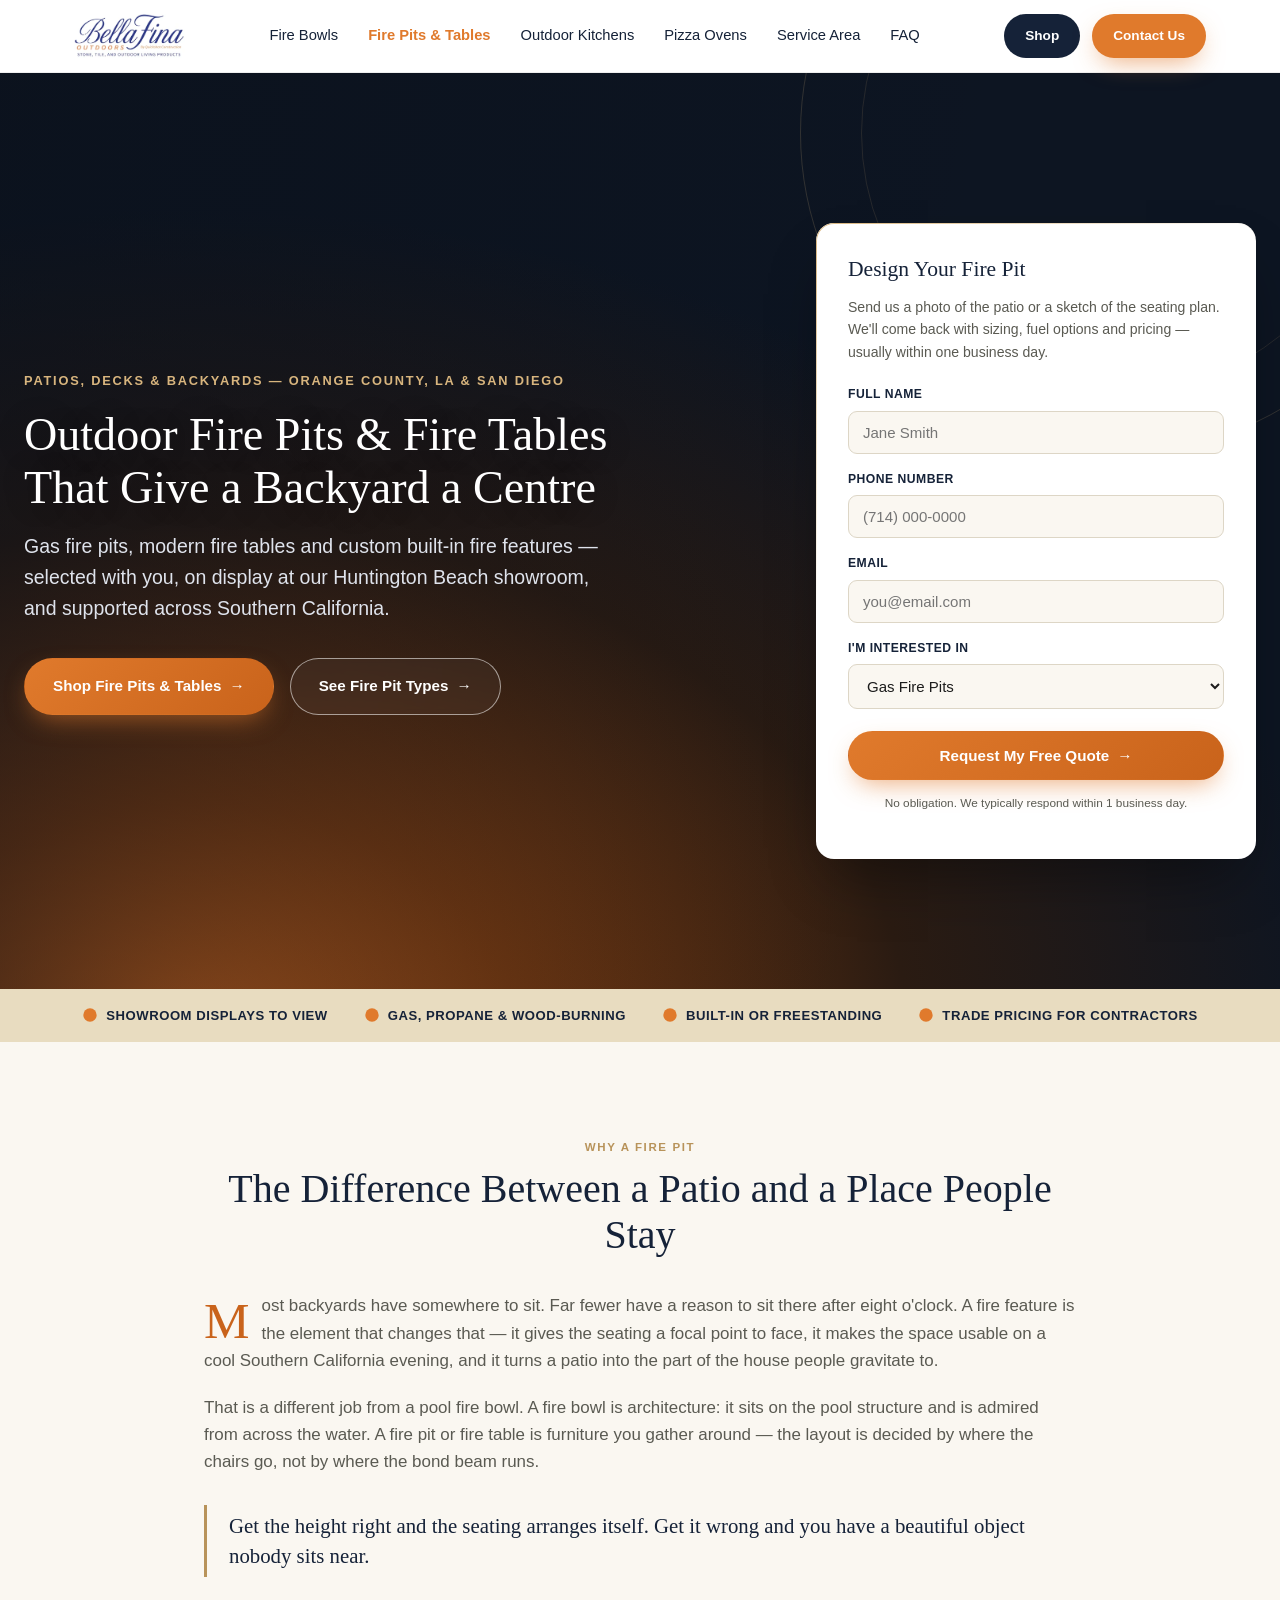
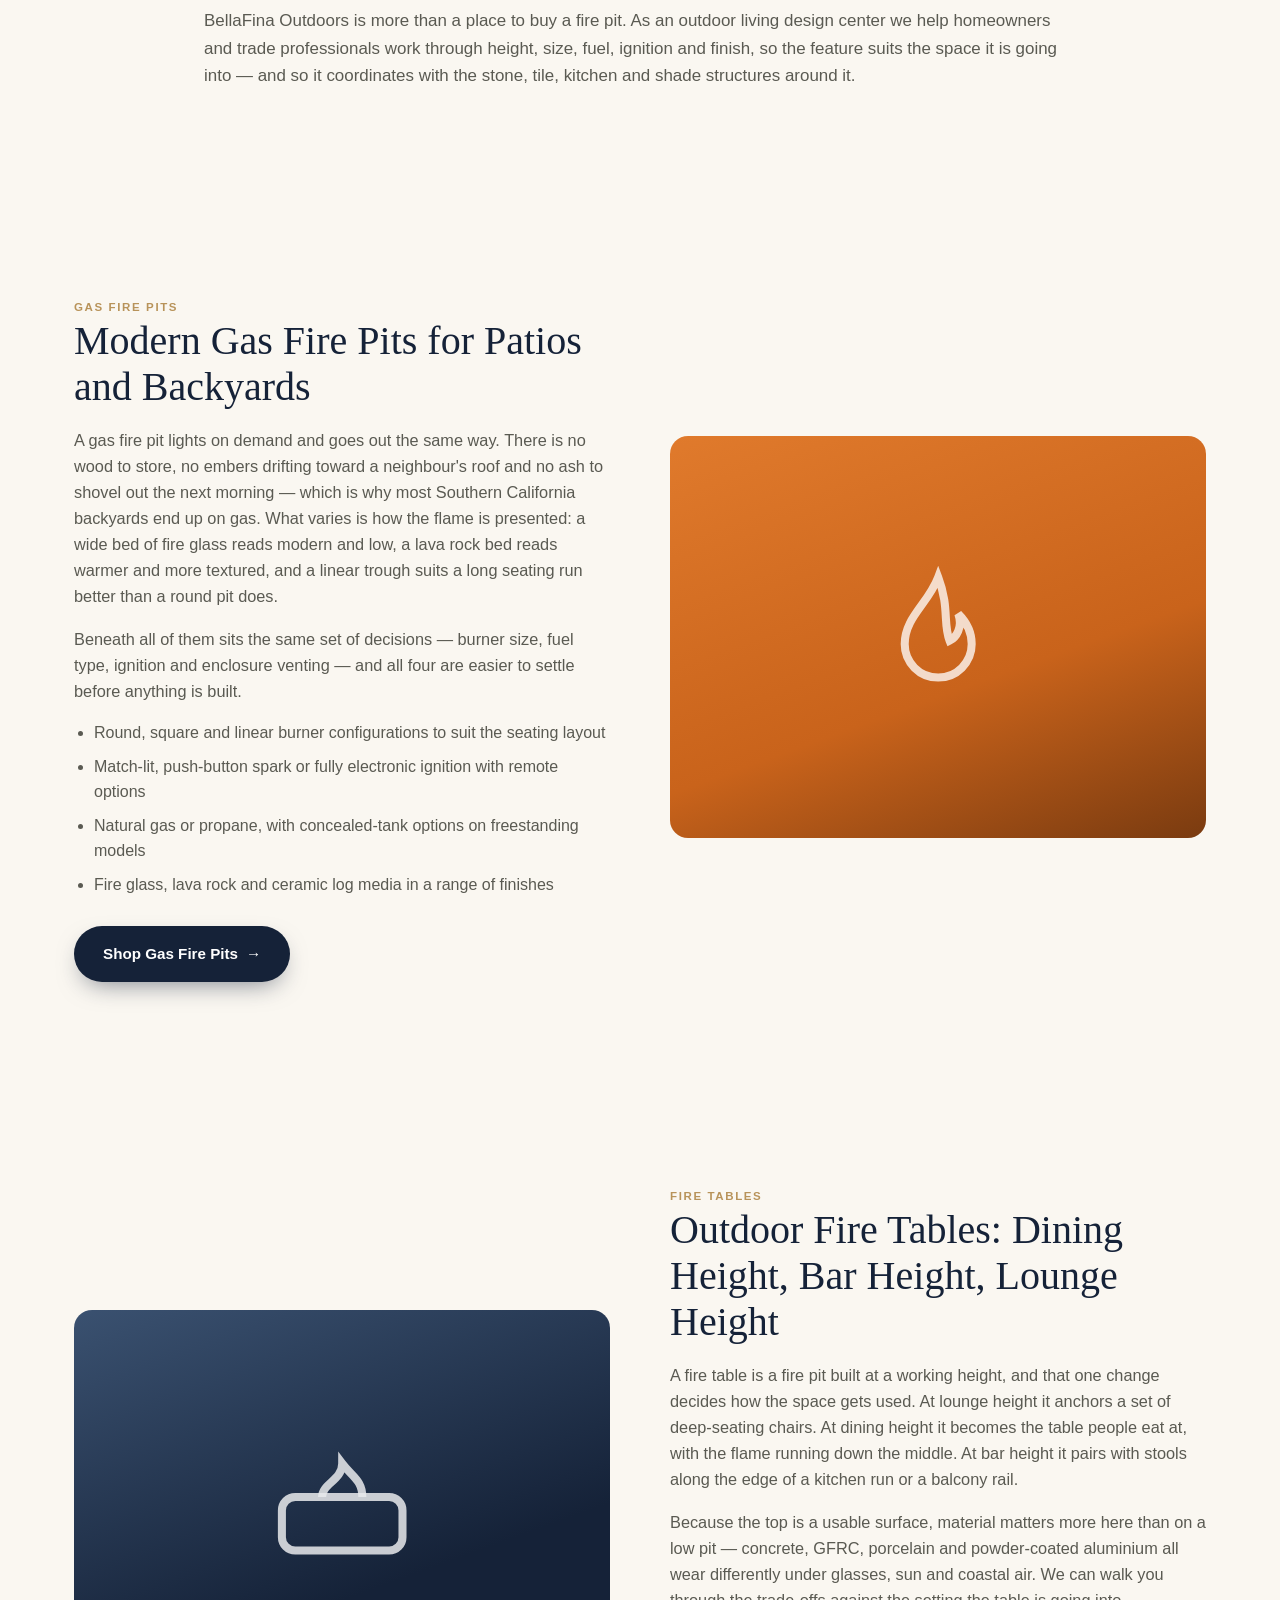
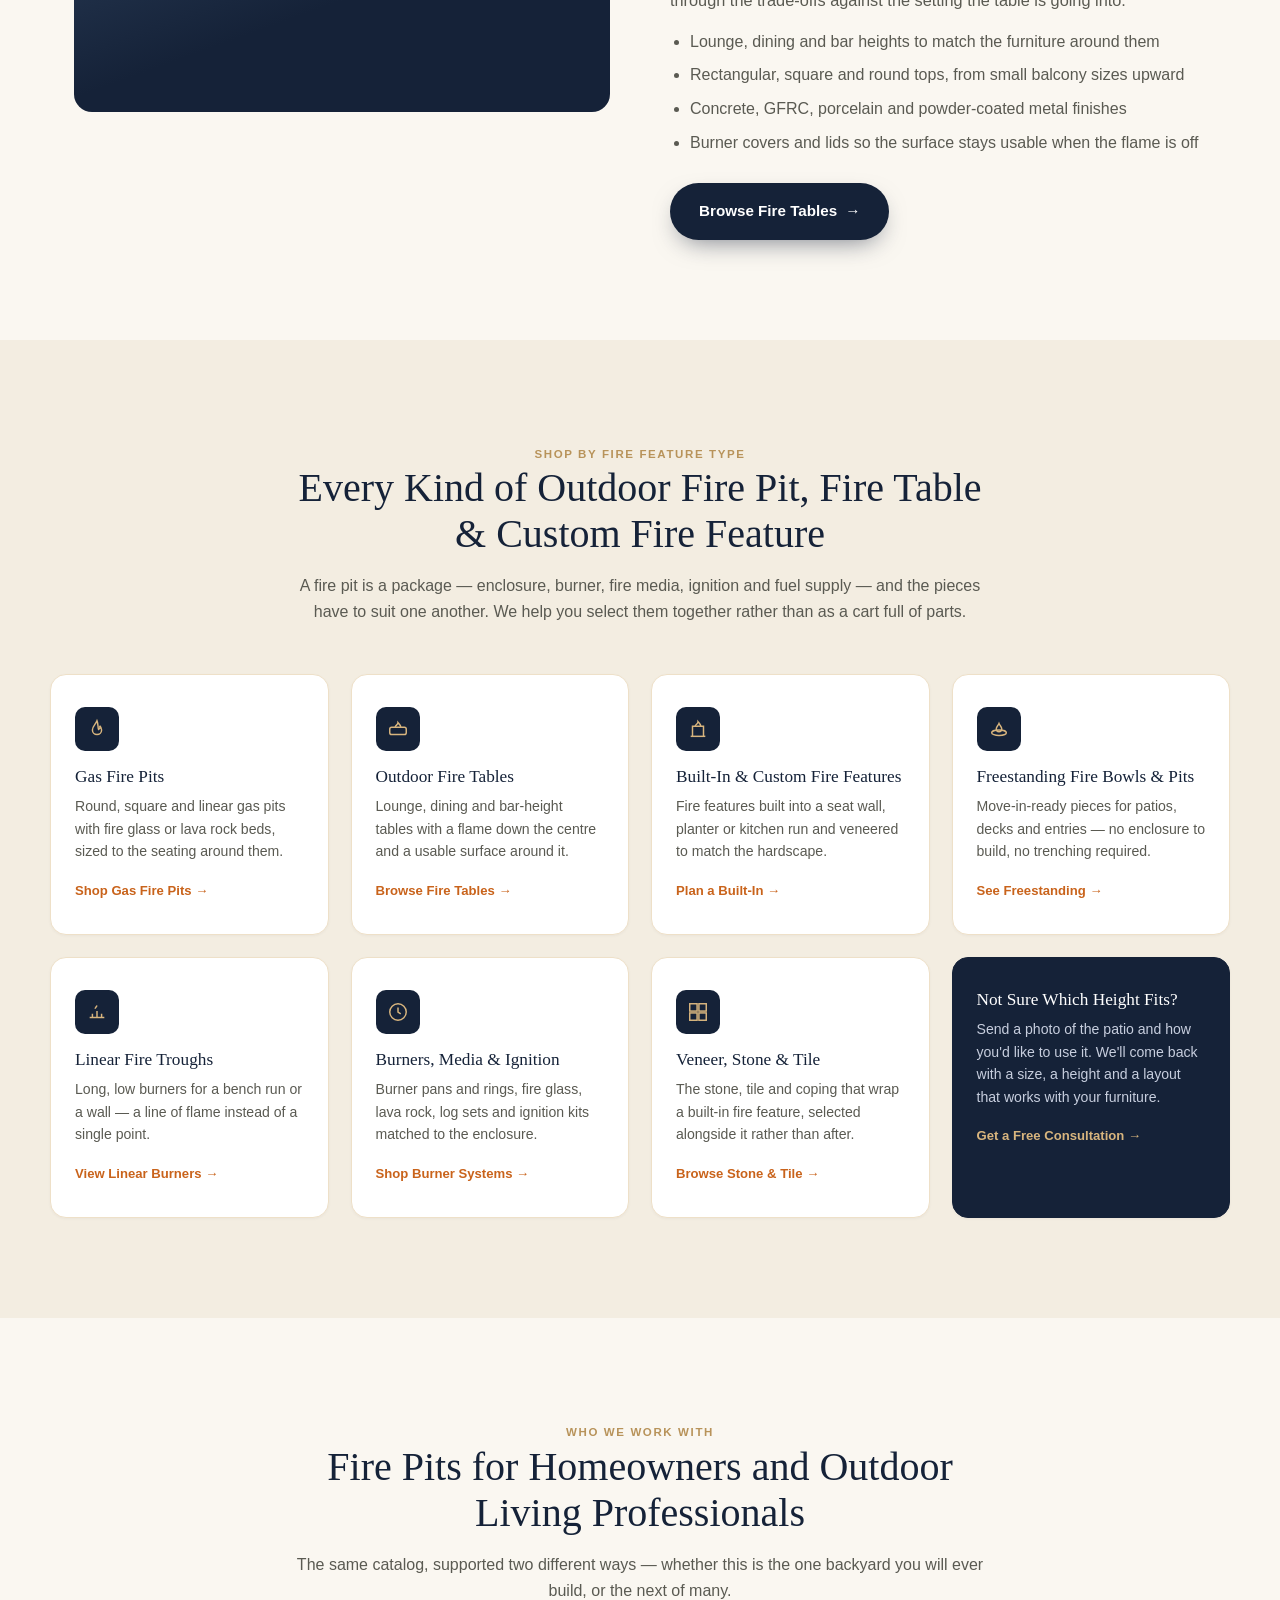
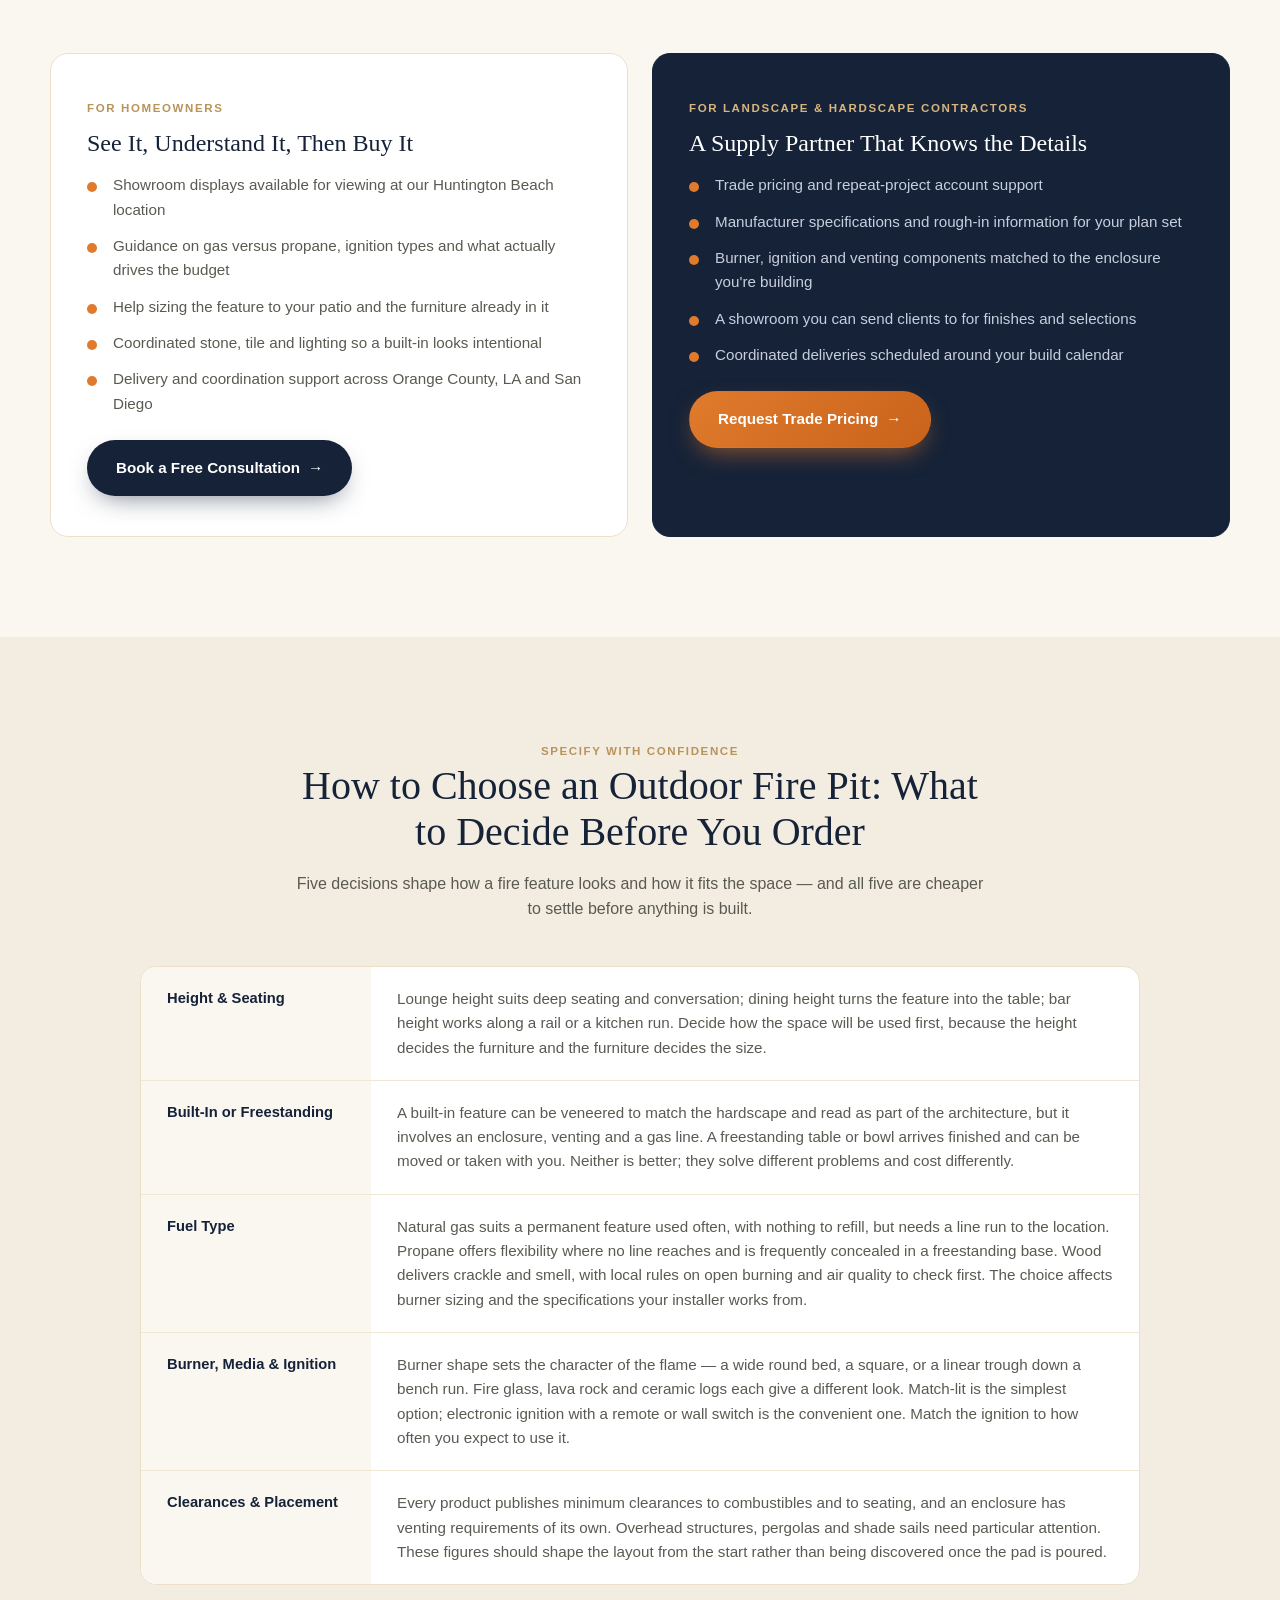
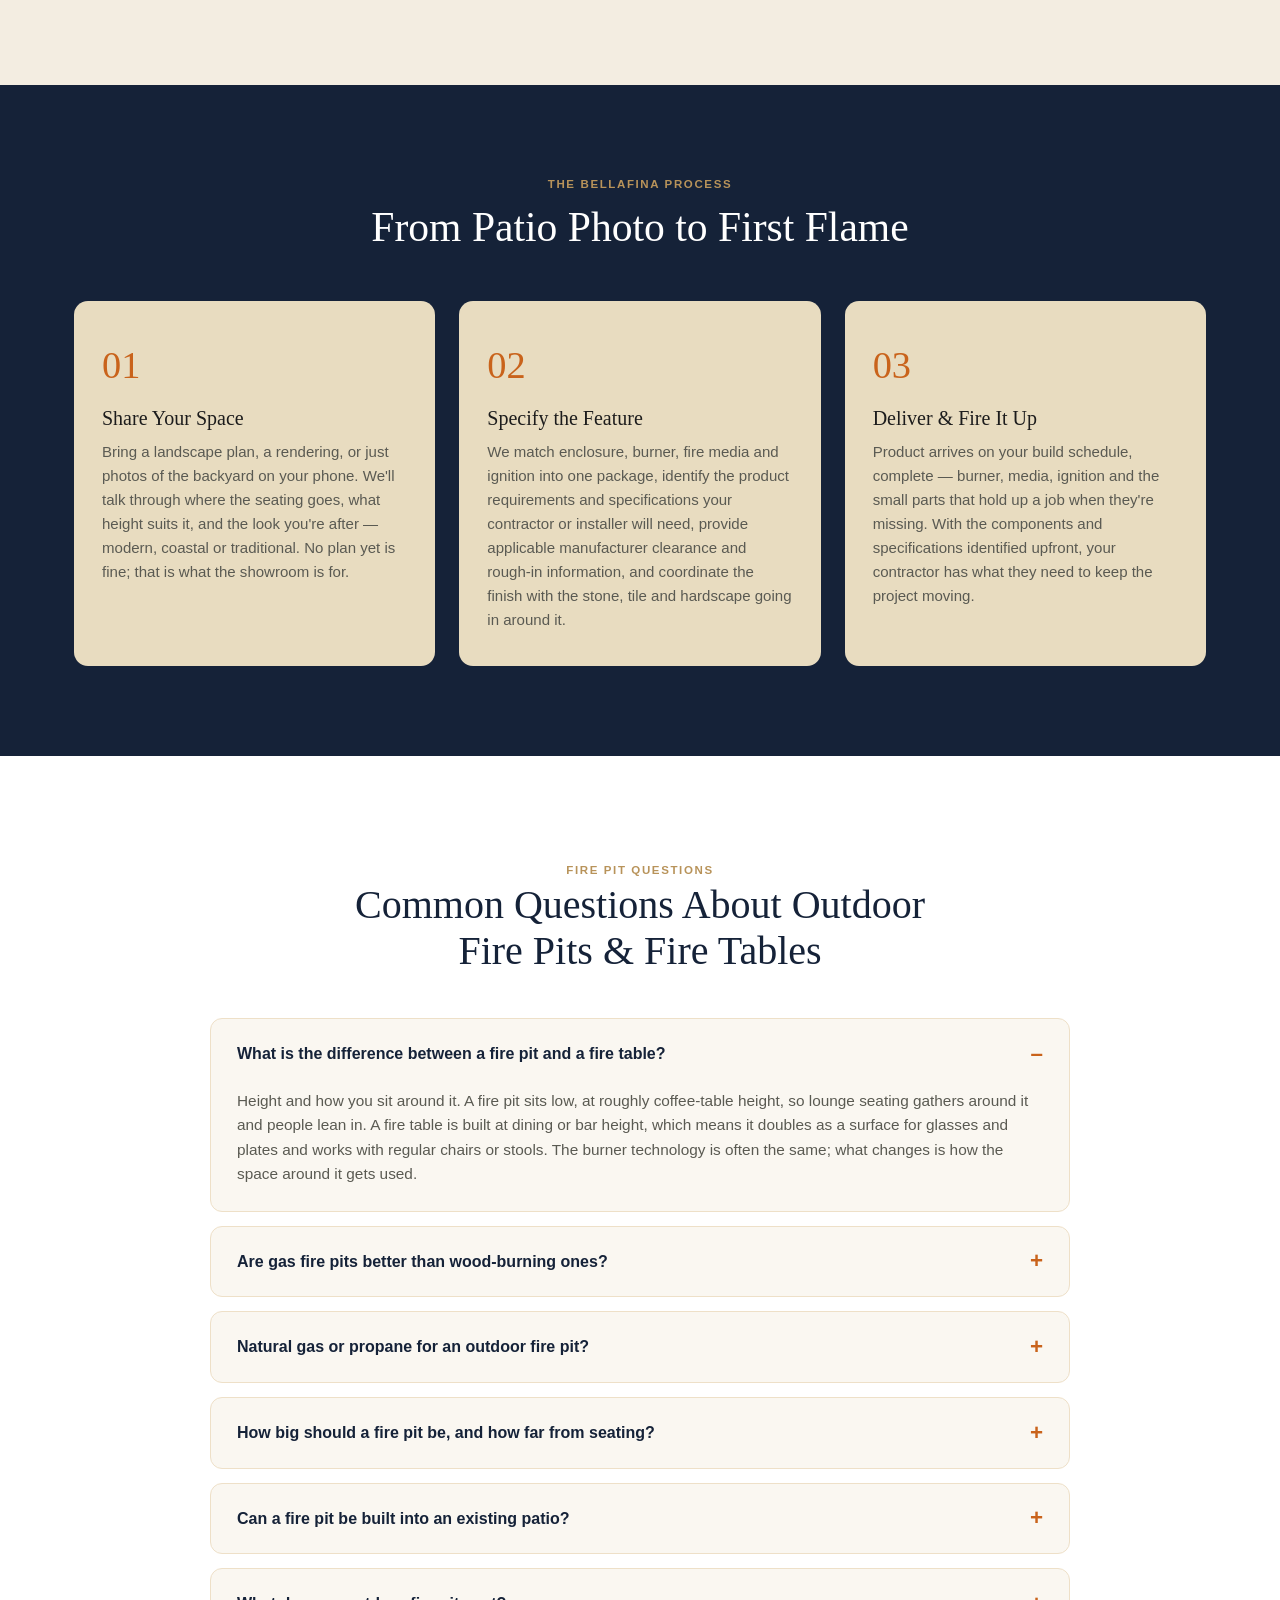
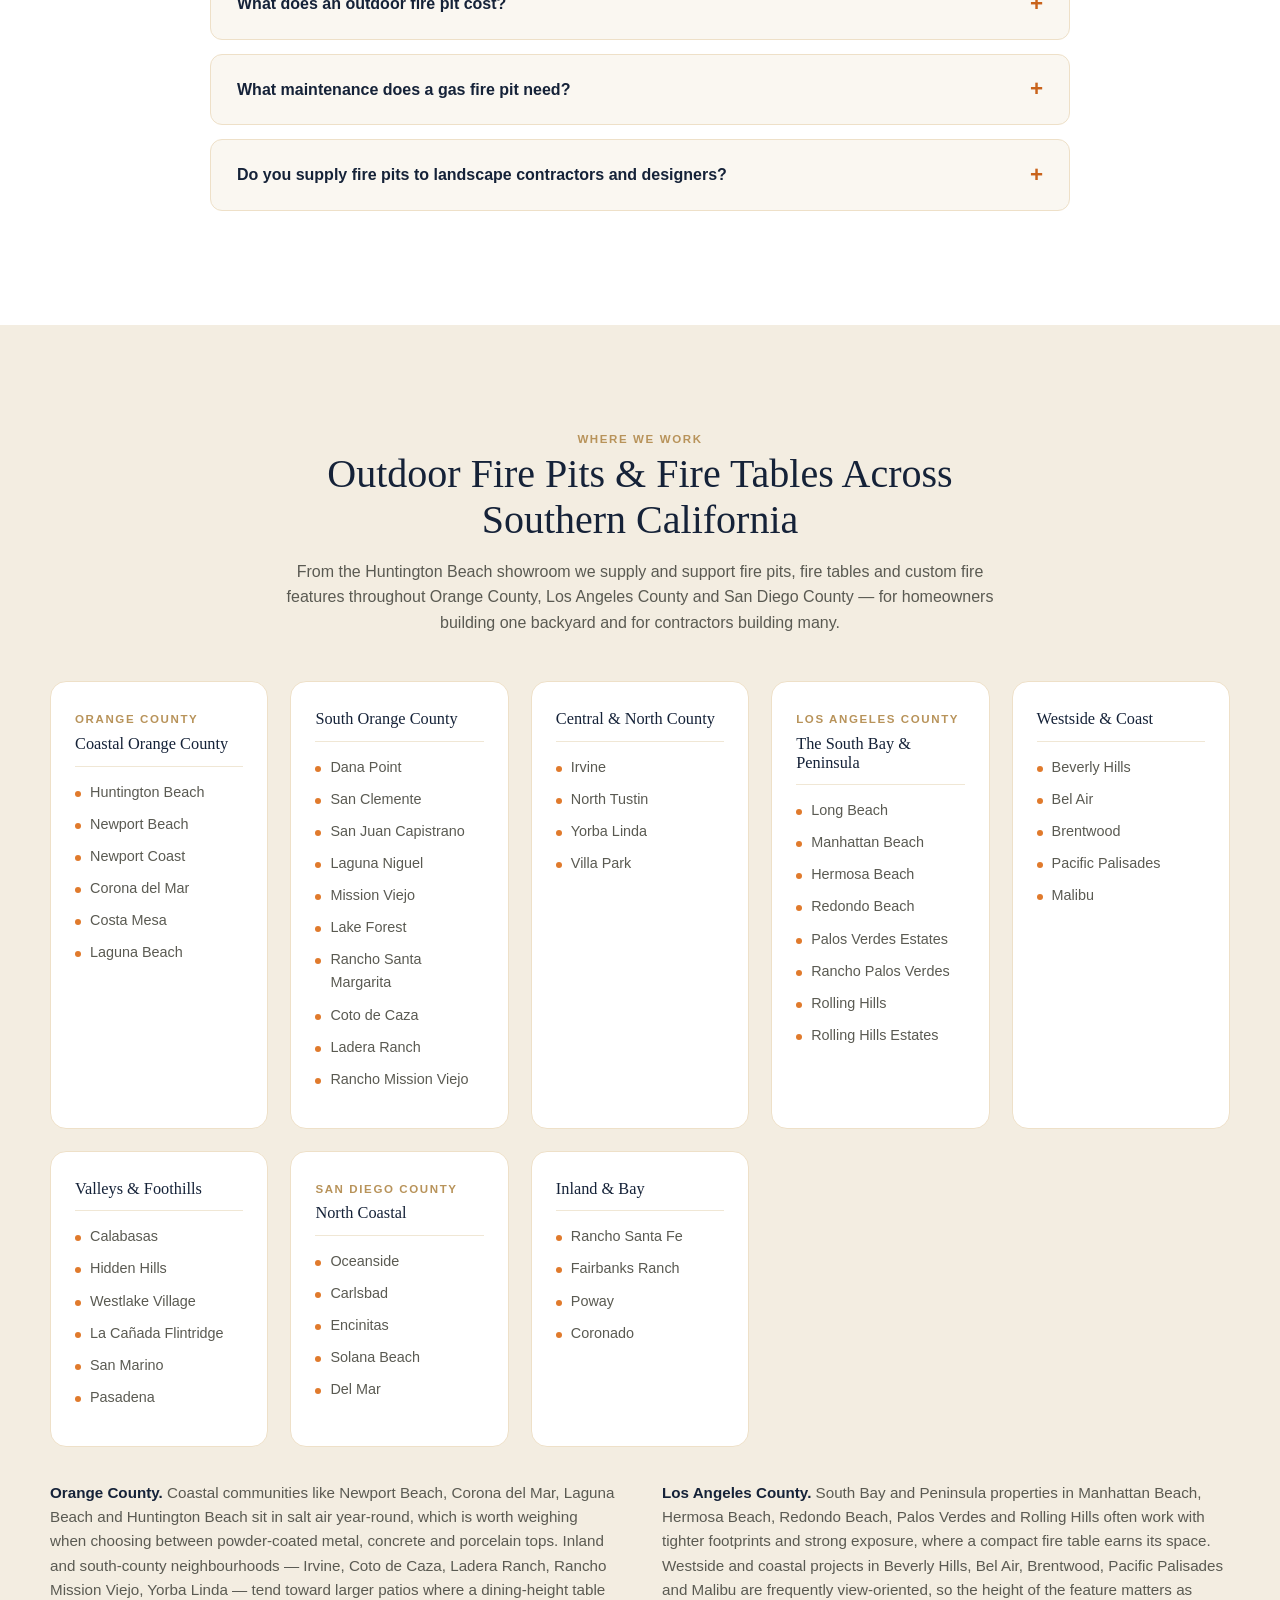
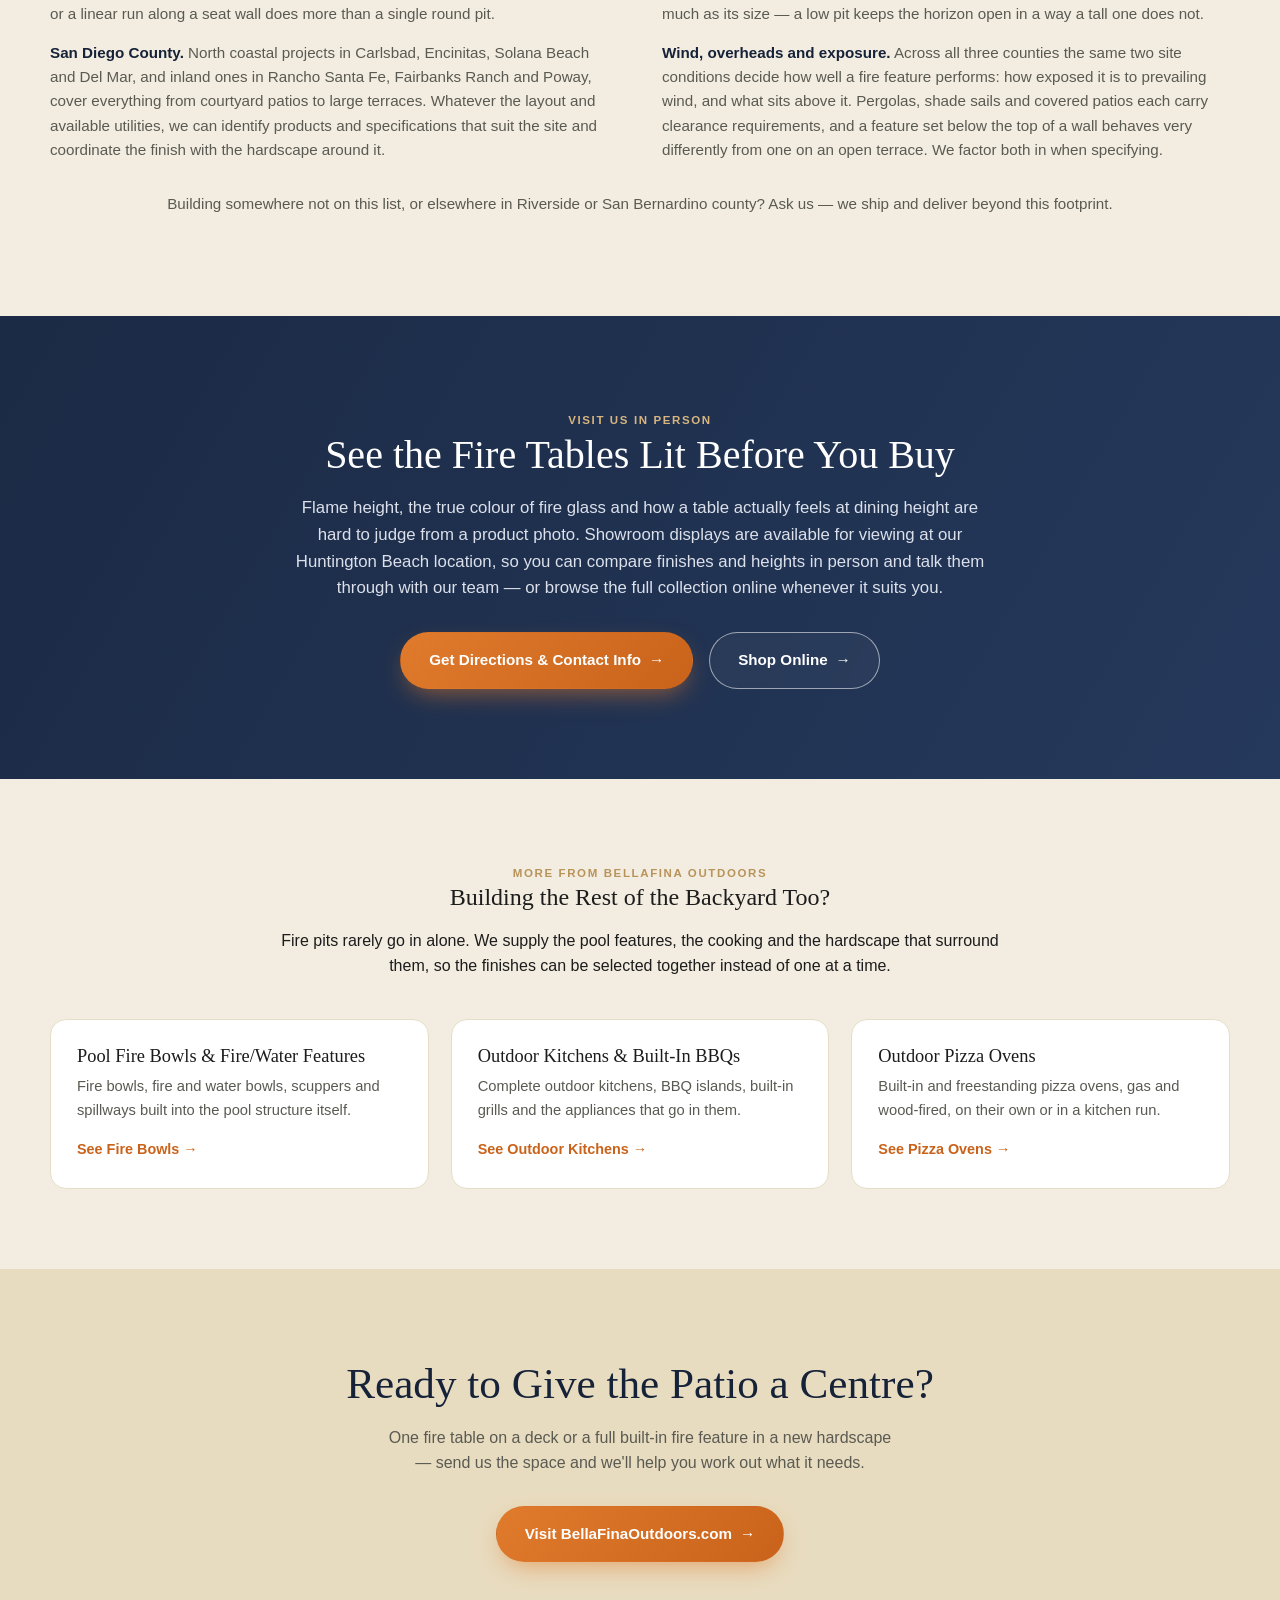
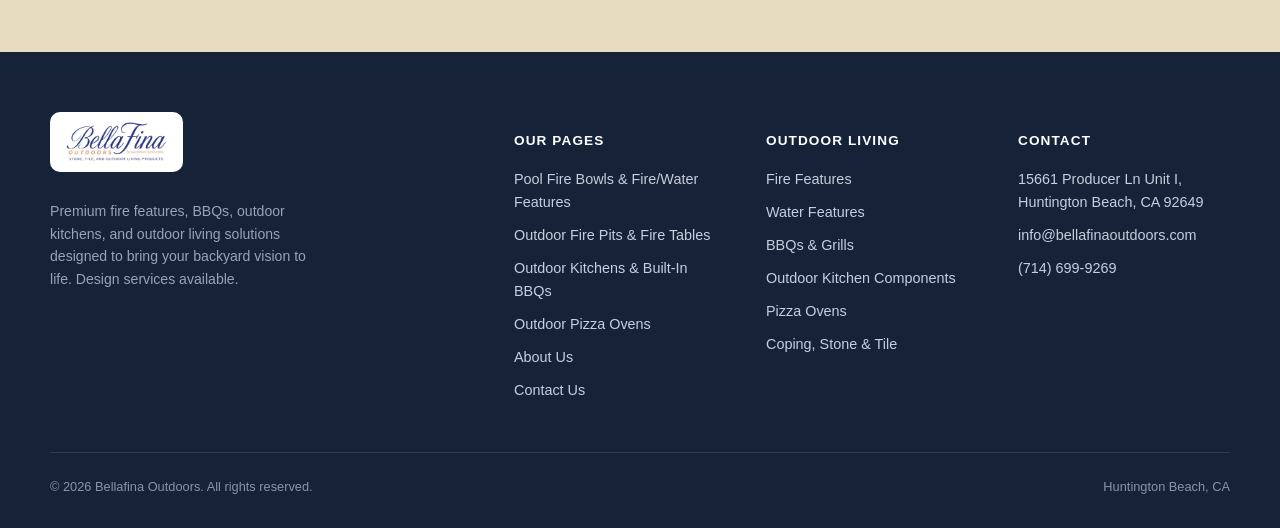
<file: fire-pits-fire-tables.html>
<!DOCTYPE html>
<html lang="en">
<head>
<meta charset="UTF-8">
<meta name="viewport" content="width=device-width, initial-scale=1.0">
<title>Outdoor Fire Pits &amp; Fire Tables | Gas &amp; Built-In Fire Features — Southern California</title>
<meta name="description" content="Outdoor fire pits and fire tables from BellaFina Outdoors — gas fire pits, built-in fire pits, modern fire tables and custom fire features for patios and backyards across Orange County, Los Angeles and San Diego. Huntington Beach showroom.">
<link rel="icon" type="image/png" sizes="32x32" href="assets/favicon-32.png">
<link rel="icon" type="image/png" sizes="512x512" href="assets/icon-512.png">
<link rel="apple-touch-icon" href="assets/apple-touch-icon.png">
<meta name="theme-color" content="#152238">
<link rel="canonical" href="https://fire-bowls.vercel.app/fire-pits-fire-tables">
<meta property="og:title" content="Outdoor Fire Pits &amp; Fire Tables | BellaFina Outdoors">
<meta property="og:description" content="Gas fire pits, built-in fire pits and modern fire tables for patios and backyards — designed, supplied and supported across Southern California.">
<meta property="og:type" content="website">
<meta property="og:url" content="https://fire-bowls.vercel.app/fire-pits-fire-tables">
<meta property="og:image" content="https://fire-bowls.vercel.app/assets/hero-fire-bowl.webp">
<meta property="og:site_name" content="BellaFina Outdoors">
<meta name="twitter:card" content="summary_large_image">
<meta name="twitter:title" content="Outdoor Fire Pits &amp; Fire Tables | BellaFina Outdoors">
<meta name="twitter:description" content="Gas fire pits, built-in fire pits and modern fire tables for patios and backyards — designed, supplied and supported across Southern California.">
<meta name="twitter:image" content="https://fire-bowls.vercel.app/assets/hero-fire-bowl.webp">
<link rel="stylesheet" href="assets/site.css">
</head>
<body data-lead-source="Fire pits and fire tables page">

<header>
  <div class="nav-inner">
    <a class="logo" href="https://www.bellafinaoutdoors.com/?utm_source=fire-bowls-lp&amp;utm_medium=landing_page&amp;utm_campaign=fire_pits&amp;utm_content=header_logo" target="_blank" rel="noopener">
      <img src="assets/logo.webp" alt="BellaFina Outdoors">
    </a>
    <nav class="links">
      <a href="/">Fire Bowls</a>
      <a href="/fire-pits-fire-tables" aria-current="page">Fire Pits &amp; Tables</a>
      <a href="/outdoor-kitchens-bbq">Outdoor Kitchens</a>
      <a href="/outdoor-pizza-ovens">Pizza Ovens</a>
      <a href="#areas">Service Area</a>
      <a href="#faq">FAQ</a>
    </nav>
    <div class="header-ctas">
      <a class="btn btn-ghost" href="https://www.bellafinaoutdoors.com/shop?utm_source=fire-bowls-lp&amp;utm_medium=landing_page&amp;utm_campaign=fire_pits&amp;utm_content=header_shop" target="_blank" rel="noopener">Shop</a>
      <a class="btn btn-primary" href="https://www.bellafinaoutdoors.com/contact?utm_source=fire-bowls-lp&amp;utm_medium=landing_page&amp;utm_campaign=fire_pits&amp;utm_content=header_contact" target="_blank" rel="noopener">Contact Us</a>
    </div>
  </div>
</header>

<section class="hero hero-fire" id="top">
  <div class="hero-ring"></div>
  <div class="hero-grid">
    <div class="hero-inner">
      <span class="eyebrow">Patios, Decks &amp; Backyards — Orange County, LA &amp; San Diego</span>
      <h1>Outdoor Fire Pits &amp; Fire Tables That Give a Backyard a Centre</h1>
      <p class="sub">Gas fire pits, modern fire tables and custom built-in fire features — selected with you, on display at our Huntington Beach showroom, and supported across Southern California.</p>
      <div class="cta-row">
        <a class="btn btn-primary" href="https://www.bellafinaoutdoors.com/outdoor-living-solutions/fire-features?utm_source=fire-bowls-lp&amp;utm_medium=landing_page&amp;utm_campaign=fire_pits&amp;utm_content=hero_shop_fire_pits" target="_blank" rel="noopener">Shop Fire Pits &amp; Tables <span class="btn-arrow">&rarr;</span></a>
        <a class="btn btn-outline" href="#types">See Fire Pit Types <span class="btn-arrow">&rarr;</span></a>
      </div>
    </div>

    <form class="lead-card" id="lead-form">
      <h3>Design Your Fire Pit</h3>
      <p class="lead-sub">Send us a photo of the patio or a sketch of the seating plan. We'll come back with sizing, fuel options and pricing — usually within one business day.</p>

      <div class="lead-error" id="lead-error" role="alert"></div>
      <div class="lead-fields">
        <div class="lead-field">
          <label for="lead-name">Full Name</label>
          <input id="lead-name" type="text" name="name" placeholder="Jane Smith" required>
        </div>
        <div class="lead-field">
          <label for="lead-phone">Phone Number</label>
          <input id="lead-phone" type="tel" name="phone" placeholder="(714) 000-0000" required>
        </div>
        <div class="lead-field">
          <label for="lead-email">Email</label>
          <input id="lead-email" type="email" name="email" placeholder="you@email.com" required>
        </div>
        <div class="lead-field">
          <label for="lead-interest">I'm Interested In</label>
          <select id="lead-interest" name="interest">
            <option>Gas Fire Pits</option>
            <option>Fire Tables</option>
            <option>Built-In / Custom Fire Features</option>
            <option>Freestanding Fire Pits</option>
            <option>Burners, Media &amp; Ignition</option>
            <option>Trade / Contractor Pricing</option>
          </select>
        </div>

        <button type="submit" class="btn btn-primary">Request My Free Quote <span class="btn-arrow">&rarr;</span></button>
        <p class="lead-note">No obligation. We typically respond within 1 business day.</p>
      </div>
      <div class="lead-status" id="lead-status" role="status" aria-live="polite">
        <div class="tick">&#10003;</div>
        <h4>Thanks &mdash; we've got it</h4>
        <p>Our team will follow up with options, sizing and pricing, usually within one business day.</p>
      </div>
    </form>
  </div>
</section>

<div class="trust-strip">
  <div class="wrap">
    <span><svg viewBox="0 0 24 24" fill="currentColor"><circle cx="12" cy="12" r="10"/></svg>Showroom Displays To View</span>
    <span><svg viewBox="0 0 24 24" fill="currentColor"><circle cx="12" cy="12" r="10"/></svg>Gas, Propane &amp; Wood-Burning</span>
    <span><svg viewBox="0 0 24 24" fill="currentColor"><circle cx="12" cy="12" r="10"/></svg>Built-In or Freestanding</span>
    <span><svg viewBox="0 0 24 24" fill="currentColor"><circle cx="12" cy="12" r="10"/></svg>Trade Pricing for Contractors</span>
  </div>
</div>

<section class="lede">
  <div class="wrap">
    <span class="eyebrow">Why a Fire Pit</span>
    <h2>The Difference Between a Patio and a Place People Stay</h2>
    <p class="first">Most backyards have somewhere to sit. Far fewer have a reason to sit there after eight o'clock. A fire feature is the element that changes that — it gives the seating a focal point to face, it makes the space usable on a cool Southern California evening, and it turns a patio into the part of the house people gravitate to.</p>
    <p>That is a different job from a pool fire bowl. A fire bowl is architecture: it sits on the pool structure and is admired from across the water. A fire pit or fire table is furniture you gather around — the layout is decided by where the chairs go, not by where the bond beam runs.</p>
    <p class="pull">Get the height right and the seating arranges itself. Get it wrong and you have a beautiful object nobody sits near.</p>
    <p>BellaFina Outdoors is more than a place to buy a fire pit. As an outdoor living design center we help homeowners and trade professionals work through height, size, fuel, ignition and finish, so the feature suits the space it is going into — and so it coordinates with the stone, tile, kitchen and shade structures around it.</p>
  </div>
</section>

<section class="split" id="types-intro">
  <div class="wrap">
    <div>
      <span class="eyebrow">Gas Fire Pits</span>
      <h2>Modern Gas Fire Pits for Patios and Backyards</h2>
      <p>A gas fire pit lights on demand and goes out the same way. There is no wood to store, no embers drifting toward a neighbour's roof and no ash to shovel out the next morning — which is why most Southern California backyards end up on gas. What varies is how the flame is presented: a wide bed of fire glass reads modern and low, a lava rock bed reads warmer and more textured, and a linear trough suits a long seating run better than a round pit does.</p>
      <p>Beneath all of them sits the same set of decisions — burner size, fuel type, ignition and enclosure venting — and all four are easier to settle before anything is built.</p>
      <ul>
        <li>Round, square and linear burner configurations to suit the seating layout</li>
        <li>Match-lit, push-button spark or fully electronic ignition with remote options</li>
        <li>Natural gas or propane, with concealed-tank options on freestanding models</li>
        <li>Fire glass, lava rock and ceramic log media in a range of finishes</li>
      </ul>
      <a class="btn btn-navy" href="https://www.bellafinaoutdoors.com/outdoor-living-solutions/fire-features?utm_source=fire-bowls-lp&amp;utm_medium=landing_page&amp;utm_campaign=fire_pits&amp;utm_content=split_gas_fire_pits" target="_blank" rel="noopener">Shop Gas Fire Pits <span class="btn-arrow">&rarr;</span></a>
    </div>
    <div class="visual visual-fire">
      <svg viewBox="0 0 24 24" fill="none" stroke="rgba(255,255,255,.85)" stroke-width="1.2" aria-hidden="true"><path d="M12 3c-1.5 4-5 6-5 10a5 5 0 0 0 10 0c0-2-1-3.5-2-4.5.7 2-.3 3.5-1.3 4-1-2.5 0-5-1.7-9.5z"/></svg>
    </div>
  </div>
</section>

<section class="split reverse">
  <div class="wrap">
    <div>
      <span class="eyebrow">Fire Tables</span>
      <h2>Outdoor Fire Tables: Dining Height, Bar Height, Lounge Height</h2>
      <p>A fire table is a fire pit built at a working height, and that one change decides how the space gets used. At lounge height it anchors a set of deep-seating chairs. At dining height it becomes the table people eat at, with the flame running down the middle. At bar height it pairs with stools along the edge of a kitchen run or a balcony rail.</p>
      <p>Because the top is a usable surface, material matters more here than on a low pit — concrete, GFRC, porcelain and powder-coated aluminium all wear differently under glasses, sun and coastal air. We can walk you through the trade-offs against the setting the table is going into.</p>
      <ul>
        <li>Lounge, dining and bar heights to match the furniture around them</li>
        <li>Rectangular, square and round tops, from small balcony sizes upward</li>
        <li>Concrete, GFRC, porcelain and powder-coated metal finishes</li>
        <li>Burner covers and lids so the surface stays usable when the flame is off</li>
      </ul>
      <a class="btn btn-navy" href="https://www.bellafinaoutdoors.com/shop?utm_source=fire-bowls-lp&amp;utm_medium=landing_page&amp;utm_campaign=fire_pits&amp;utm_content=split_fire_tables" target="_blank" rel="noopener">Browse Fire Tables <span class="btn-arrow">&rarr;</span></a>
    </div>
    <div class="visual visual-water">
      <svg viewBox="0 0 24 24" fill="none" stroke="rgba(255,255,255,.85)" stroke-width="1.2" aria-hidden="true"><rect x="3" y="10" width="18" height="8" rx="2"/><path d="M9 10c0-2 3-2.5 3-5 1.5 2 3 2.5 3 5"/></svg>
    </div>
  </div>
</section>

<section class="categories" id="types">
  <div class="head">
    <span class="eyebrow">Shop by Fire Feature Type</span>
    <h2>Every Kind of Outdoor Fire Pit, Fire Table &amp; Custom Fire Feature</h2>
    <p>A fire pit is a package — enclosure, burner, fire media, ignition and fuel supply — and the pieces have to suit one another. We help you select them together rather than as a cart full of parts.</p>
  </div>
  <div class="cat-grid">

    <div class="cat-card">
      <div class="icon"><svg viewBox="0 0 24 24" fill="none" stroke="#d8b57e" stroke-width="1.6"><path d="M12 3c-1.5 4-5 6-5 10a5 5 0 0 0 10 0c0-2-1-3.5-2-4.5.7 2-.3 3.5-1.3 4-1-2.5 0-5-1.7-9.5z"/></svg></div>
      <h3>Gas Fire Pits</h3>
      <p>Round, square and linear gas pits with fire glass or lava rock beds, sized to the seating around them.</p>
      <a class="link" href="https://www.bellafinaoutdoors.com/outdoor-living-solutions/fire-features?utm_source=fire-bowls-lp&amp;utm_medium=landing_page&amp;utm_campaign=fire_pits&amp;utm_content=card_gas_fire_pits" target="_blank" rel="noopener">Shop Gas Fire Pits &rarr;</a>
    </div>

    <div class="cat-card">
      <div class="icon"><svg viewBox="0 0 24 24" fill="none" stroke="#d8b57e" stroke-width="1.6"><rect x="3" y="10" width="18" height="8" rx="2"/><path d="M9 10c0-2 3-2.5 3-5 1.5 2 3 2.5 3 5"/></svg></div>
      <h3>Outdoor Fire Tables</h3>
      <p>Lounge, dining and bar-height tables with a flame down the centre and a usable surface around it.</p>
      <a class="link" href="https://www.bellafinaoutdoors.com/shop?utm_source=fire-bowls-lp&amp;utm_medium=landing_page&amp;utm_campaign=fire_pits&amp;utm_content=card_fire_tables" target="_blank" rel="noopener">Browse Fire Tables &rarr;</a>
    </div>

    <div class="cat-card">
      <div class="icon"><svg viewBox="0 0 24 24" fill="none" stroke="#d8b57e" stroke-width="1.6"><path d="M4 20h16"/><path d="M6 20V9h12v11"/><path d="M9 9c0-2 3-2.5 3-5 1.5 2 3 2.5 3 5"/></svg></div>
      <h3>Built-In &amp; Custom Fire Features</h3>
      <p>Fire features built into a seat wall, planter or kitchen run and veneered to match the hardscape.</p>
      <a class="link" href="https://www.bellafinaoutdoors.com/outdoor-living-solutions/fire-features?utm_source=fire-bowls-lp&amp;utm_medium=landing_page&amp;utm_campaign=fire_pits&amp;utm_content=card_built_in" target="_blank" rel="noopener">Plan a Built-In &rarr;</a>
    </div>

    <div class="cat-card">
      <div class="icon"><svg viewBox="0 0 24 24" fill="none" stroke="#d8b57e" stroke-width="1.6"><ellipse cx="12" cy="16" rx="8" ry="3"/><path d="M12 6c-1 2.5-3 3.5-3 6a3 3 0 0 0 6 0c0-2.5-2-3.5-3-6z"/></svg></div>
      <h3>Freestanding Fire Bowls &amp; Pits</h3>
      <p>Move-in-ready pieces for patios, decks and entries — no enclosure to build, no trenching required.</p>
      <a class="link" href="https://www.bellafinaoutdoors.com/shop/products/cazo-fire-bowl?utm_source=fire-bowls-lp&amp;utm_medium=landing_page&amp;utm_campaign=fire_pits&amp;utm_content=card_freestanding" target="_blank" rel="noopener">See Freestanding &rarr;</a>
    </div>

    <div class="cat-card">
      <div class="icon"><svg viewBox="0 0 24 24" fill="none" stroke="#d8b57e" stroke-width="1.6"><path d="M4 18h16"/><path d="M7 18v-4M12 18v-7M17 18v-4"/><path d="M12 5c-.6 1.5-2 2-2 3.5"/></svg></div>
      <h3>Linear Fire Troughs</h3>
      <p>Long, low burners for a bench run or a wall — a line of flame instead of a single point.</p>
      <a class="link" href="https://www.bellafinaoutdoors.com/outdoor-living-solutions/fire-features?utm_source=fire-bowls-lp&amp;utm_medium=landing_page&amp;utm_campaign=fire_pits&amp;utm_content=card_linear" target="_blank" rel="noopener">View Linear Burners &rarr;</a>
    </div>

    <div class="cat-card">
      <div class="icon"><svg viewBox="0 0 24 24" fill="none" stroke="#d8b57e" stroke-width="1.6"><circle cx="12" cy="12" r="9"/><path d="M12 7v5l3 2"/></svg></div>
      <h3>Burners, Media &amp; Ignition</h3>
      <p>Burner pans and rings, fire glass, lava rock, log sets and ignition kits matched to the enclosure.</p>
      <a class="link" href="https://www.bellafinaoutdoors.com/shop?utm_source=fire-bowls-lp&amp;utm_medium=landing_page&amp;utm_campaign=fire_pits&amp;utm_content=card_burners" target="_blank" rel="noopener">Shop Burner Systems &rarr;</a>
    </div>

    <div class="cat-card">
      <div class="icon"><svg viewBox="0 0 24 24" fill="none" stroke="#d8b57e" stroke-width="1.6"><rect x="3" y="3" width="8" height="8"/><rect x="13" y="3" width="8" height="8"/><rect x="3" y="13" width="8" height="8"/><rect x="13" y="13" width="8" height="8"/></svg></div>
      <h3>Veneer, Stone &amp; Tile</h3>
      <p>The stone, tile and coping that wrap a built-in fire feature, selected alongside it rather than after.</p>
      <a class="link" href="https://www.bellafinaoutdoors.com/outdoor-living-solutions/stone-and-tile?utm_source=fire-bowls-lp&amp;utm_medium=landing_page&amp;utm_campaign=fire_pits&amp;utm_content=card_stone_tile" target="_blank" rel="noopener">Browse Stone &amp; Tile &rarr;</a>
    </div>

    <div class="cat-card" style="background:var(--navy);border-color:var(--navy);">
      <h3 style="color:#fff;">Not Sure Which Height Fits?</h3>
      <p style="color:#c7cede;">Send a photo of the patio and how you'd like to use it. We'll come back with a size, a height and a layout that works with your furniture.</p>
      <a class="link" style="color:var(--gold-light);" href="#top" data-quote-modal>Get a Free Consultation &rarr;</a>
    </div>

  </div>
</section>

<section class="audience" id="who">
  <div class="head">
    <span class="eyebrow">Who We Work With</span>
    <h2>Fire Pits for Homeowners and Outdoor Living Professionals</h2>
    <p>The same catalog, supported two different ways — whether this is the one backyard you will ever build, or the next of many.</p>
  </div>
  <div class="aud-grid">
    <div class="aud-card">
      <span class="eyebrow">For Homeowners</span>
      <h3>See It, Understand It, Then Buy It</h3>
      <ul>
        <li>Showroom displays available for viewing at our Huntington Beach location</li>
        <li>Guidance on gas versus propane, ignition types and what actually drives the budget</li>
        <li>Help sizing the feature to your patio and the furniture already in it</li>
        <li>Coordinated stone, tile and lighting so a built-in looks intentional</li>
        <li>Delivery and coordination support across Orange County, LA and San Diego</li>
      </ul>
      <a class="btn btn-navy" href="#top" data-quote-modal>Book a Free Consultation <span class="btn-arrow">&rarr;</span></a>
    </div>
    <div class="aud-card pro">
      <span class="eyebrow">For Landscape &amp; Hardscape Contractors</span>
      <h3>A Supply Partner That Knows the Details</h3>
      <ul>
        <li>Trade pricing and repeat-project account support</li>
        <li>Manufacturer specifications and rough-in information for your plan set</li>
        <li>Burner, ignition and venting components matched to the enclosure you're building</li>
        <li>A showroom you can send clients to for finishes and selections</li>
        <li>Coordinated deliveries scheduled around your build calendar</li>
      </ul>
      <a class="btn btn-primary" href="#top" data-quote-modal>Request Trade Pricing <span class="btn-arrow">&rarr;</span></a>
    </div>
  </div>
</section>

<section class="specs">
  <div class="head">
    <span class="eyebrow">Specify With Confidence</span>
    <h2>How to Choose an Outdoor Fire Pit: What to Decide Before You Order</h2>
    <p>Five decisions shape how a fire feature looks and how it fits the space — and all five are cheaper to settle before anything is built.</p>
  </div>
  <dl class="spec-table">
    <div class="spec-row"><dt>Height &amp; Seating</dt><dd>Lounge height suits deep seating and conversation; dining height turns the feature into the table; bar height works along a rail or a kitchen run. Decide how the space will be used first, because the height decides the furniture and the furniture decides the size.</dd></div>
    <div class="spec-row"><dt>Built-In or Freestanding</dt><dd>A built-in feature can be veneered to match the hardscape and read as part of the architecture, but it involves an enclosure, venting and a gas line. A freestanding table or bowl arrives finished and can be moved or taken with you. Neither is better; they solve different problems and cost differently.</dd></div>
    <div class="spec-row"><dt>Fuel Type</dt><dd>Natural gas suits a permanent feature used often, with nothing to refill, but needs a line run to the location. Propane offers flexibility where no line reaches and is frequently concealed in a freestanding base. Wood delivers crackle and smell, with local rules on open burning and air quality to check first. The choice affects burner sizing and the specifications your installer works from.</dd></div>
    <div class="spec-row"><dt>Burner, Media &amp; Ignition</dt><dd>Burner shape sets the character of the flame — a wide round bed, a square, or a linear trough down a bench run. Fire glass, lava rock and ceramic logs each give a different look. Match-lit is the simplest option; electronic ignition with a remote or wall switch is the convenient one. Match the ignition to how often you expect to use it.</dd></div>
    <div class="spec-row"><dt>Clearances &amp; Placement</dt><dd>Every product publishes minimum clearances to combustibles and to seating, and an enclosure has venting requirements of its own. Overhead structures, pergolas and shade sails need particular attention. These figures should shape the layout from the start rather than being discovered once the pad is poured.</dd></div>
  </dl>
</section>

<section class="process">
  <div class="wrap">
    <span class="eyebrow">The BellaFina Process</span>
    <h2>From Patio Photo to First Flame</h2>
    <div class="steps">
      <div class="step-card">
        <span class="num">01</span>
        <h3>Share Your Space</h3>
        <p>Bring a landscape plan, a rendering, or just photos of the backyard on your phone. We'll talk through where the seating goes, what height suits it, and the look you're after — modern, coastal or traditional. No plan yet is fine; that is what the showroom is for.</p>
      </div>
      <div class="step-card">
        <span class="num">02</span>
        <h3>Specify the Feature</h3>
        <p>We match enclosure, burner, fire media and ignition into one package, identify the product requirements and specifications your contractor or installer will need, provide applicable manufacturer clearance and rough-in information, and coordinate the finish with the stone, tile and hardscape going in around it.</p>
      </div>
      <div class="step-card">
        <span class="num">03</span>
        <h3>Deliver &amp; Fire It Up</h3>
        <p>Product arrives on your build schedule, complete — burner, media, ignition and the small parts that hold up a job when they're missing. With the components and specifications identified upfront, your contractor has what they need to keep the project moving.</p>
      </div>
    </div>
  </div>
</section>

<section class="faq" id="faq">
  <div class="head">
    <span class="eyebrow">Fire Pit Questions</span>
    <h2>Common Questions About Outdoor Fire Pits &amp; Fire Tables</h2>
  </div>
  <div class="faq-list">
    <details class="faq-item" open>
      <summary>What is the difference between a fire pit and a fire table?</summary>
      <p>Height and how you sit around it. A fire pit sits low, at roughly coffee-table height, so lounge seating gathers around it and people lean in. A fire table is built at dining or bar height, which means it doubles as a surface for glasses and plates and works with regular chairs or stools. The burner technology is often the same; what changes is how the space around it gets used.</p>
    </details>
    <details class="faq-item">
      <summary>Are gas fire pits better than wood-burning ones?</summary>
      <p>For most Southern California backyards, gas is the practical choice: it lights instantly, produces no embers or smoke to drift into a neighbour's yard, and leaves no ash to shovel out. Wood delivers the crackle and the smell that some people specifically want. Local rules on open burning and air quality vary by city, so it is worth checking what applies at your address before settling on wood.</p>
    </details>
    <details class="faq-item">
      <summary>Natural gas or propane for an outdoor fire pit?</summary>
      <p>Natural gas suits a permanent, frequently used feature — no tanks to swap, and it never runs out mid-evening — but it needs a line run to the location. Propane gives you flexibility where no line reaches, and freestanding fire tables are often built to hide a tank in the base. The choice affects burner sizing and the specifications your installer works from, so settle it before the burner is ordered.</p>
    </details>
    <details class="faq-item">
      <summary>How big should a fire pit be, and how far from seating?</summary>
      <p>Proportion to the seating area matters more than raw diameter: a fire feature that is too small disappears in a large patio, and one that is too large pushes seating back against the walls. Manufacturers publish minimum clearances to combustibles and to seating for each product, and those figures should drive the layout. We size the feature against your patio dimensions and furniture plan rather than a catalogue page.</p>
    </details>
    <details class="faq-item">
      <summary>Can a fire pit be built into an existing patio?</summary>
      <p>Often, yes. A built-in fire pit needs a stable base, a gas supply routed to it and proper venting in the enclosure. On an existing hardscape that usually means trenching for the gas line and building the enclosure on top, which your contractor can confirm on site. Where trenching is not practical, a freestanding gas fire table with a concealed tank gives a similar result with no excavation.</p>
    </details>
    <details class="faq-item">
      <summary>What does an outdoor fire pit cost?</summary>
      <p>The spread is wide because the product is a package, not a single item. A freestanding fire table is one purchase. A custom built-in fire feature adds the enclosure, the stone or tile veneer, the burner and ignition system, the gas work and the labour. Tell us which direction you are leaning and we can give you a realistic figure to plan against.</p>
    </details>
    <details class="faq-item">
      <summary>What maintenance does a gas fire pit need?</summary>
      <p>Light, on the whole. Keep the burner and its ports clear of debris, rinse and re-level the fire media occasionally, and cover the feature when it will sit unused through a wet stretch. Have the ignition and gas connections checked periodically, and follow the manufacturer's guidance for your specific product.</p>
    </details>
    <details class="faq-item">
      <summary>Do you supply fire pits to landscape contractors and designers?</summary>
      <p>Yes. We work with landscape contractors, hardscape installers and designers throughout Southern California — trade pricing, manufacturer specifications and rough-in information for plan sets, burner and ignition components matched to the enclosure, and deliveries coordinated with your build calendar.</p>
    </details>
  </div>
</section>

<section class="areas" id="areas">
  <div class="head">
    <span class="eyebrow">Where We Work</span>
    <h2>Outdoor Fire Pits &amp; Fire Tables Across Southern California</h2>
    <p>From the Huntington Beach showroom we supply and support fire pits, fire tables and custom fire features throughout Orange County, Los Angeles County and San Diego County — for homeowners building one backyard and for contractors building many.</p>
  </div>
  <div class="area-grid area-grid-wide">
      <div class="area-col">
        <p class="area-county">Orange County</p>
        <h3>Coastal Orange County</h3>
        <ul>
          <li>Huntington Beach</li>
          <li>Newport Beach</li>
          <li>Newport Coast</li>
          <li>Corona del Mar</li>
          <li>Costa Mesa</li>
          <li>Laguna Beach</li>
        </ul>
      </div>
      <div class="area-col">
        <h3>South Orange County</h3>
        <ul>
          <li>Dana Point</li>
          <li>San Clemente</li>
          <li>San Juan Capistrano</li>
          <li>Laguna Niguel</li>
          <li>Mission Viejo</li>
          <li>Lake Forest</li>
          <li>Rancho Santa Margarita</li>
          <li>Coto de Caza</li>
          <li>Ladera Ranch</li>
          <li>Rancho Mission Viejo</li>
        </ul>
      </div>
      <div class="area-col">
        <h3>Central &amp; North County</h3>
        <ul>
          <li>Irvine</li>
          <li>North Tustin</li>
          <li>Yorba Linda</li>
          <li>Villa Park</li>
        </ul>
      </div>
      <div class="area-col">
        <p class="area-county">Los Angeles County</p>
        <h3>The South Bay &amp; Peninsula</h3>
        <ul>
          <li>Long Beach</li>
          <li>Manhattan Beach</li>
          <li>Hermosa Beach</li>
          <li>Redondo Beach</li>
          <li>Palos Verdes Estates</li>
          <li>Rancho Palos Verdes</li>
          <li>Rolling Hills</li>
          <li>Rolling Hills Estates</li>
        </ul>
      </div>
      <div class="area-col">
        <h3>Westside &amp; Coast</h3>
        <ul>
          <li>Beverly Hills</li>
          <li>Bel Air</li>
          <li>Brentwood</li>
          <li>Pacific Palisades</li>
          <li>Malibu</li>
        </ul>
      </div>
      <div class="area-col">
        <h3>Valleys &amp; Foothills</h3>
        <ul>
          <li>Calabasas</li>
          <li>Hidden Hills</li>
          <li>Westlake Village</li>
          <li>La Ca&ntilde;ada Flintridge</li>
          <li>San Marino</li>
          <li>Pasadena</li>
        </ul>
      </div>
      <div class="area-col">
        <p class="area-county">San Diego County</p>
        <h3>North Coastal</h3>
        <ul>
          <li>Oceanside</li>
          <li>Carlsbad</li>
          <li>Encinitas</li>
          <li>Solana Beach</li>
          <li>Del Mar</li>
        </ul>
      </div>
      <div class="area-col">
        <h3>Inland &amp; Bay</h3>
        <ul>
          <li>Rancho Santa Fe</li>
          <li>Fairbanks Ranch</li>
          <li>Poway</li>
          <li>Coronado</li>
        </ul>
      </div>
  </div>
  <div class="area-copy">
    <p><strong>Orange County.</strong> Coastal communities like Newport Beach, Corona del Mar, Laguna Beach and Huntington Beach sit in salt air year-round, which is worth weighing when choosing between powder-coated metal, concrete and porcelain tops. Inland and south-county neighbourhoods — Irvine, Coto de Caza, Ladera Ranch, Rancho Mission Viejo, Yorba Linda — tend toward larger patios where a dining-height table or a linear run along a seat wall does more than a single round pit.</p>
    <p><strong>Los Angeles County.</strong> South Bay and Peninsula properties in Manhattan Beach, Hermosa Beach, Redondo Beach, Palos Verdes and Rolling Hills often work with tighter footprints and strong exposure, where a compact fire table earns its space. Westside and coastal projects in Beverly Hills, Bel Air, Brentwood, Pacific Palisades and Malibu are frequently view-oriented, so the height of the feature matters as much as its size — a low pit keeps the horizon open in a way a tall one does not.</p>
    <p><strong>San Diego County.</strong> North coastal projects in Carlsbad, Encinitas, Solana Beach and Del Mar, and inland ones in Rancho Santa Fe, Fairbanks Ranch and Poway, cover everything from courtyard patios to large terraces. Whatever the layout and available utilities, we can identify products and specifications that suit the site and coordinate the finish with the hardscape around it.</p>
    <p><strong>Wind, overheads and exposure.</strong> Across all three counties the same two site conditions decide how well a fire feature performs: how exposed it is to prevailing wind, and what sits above it. Pergolas, shade sails and covered patios each carry clearance requirements, and a feature set below the top of a wall behaves very differently from one on an open terrace. We factor both in when specifying.</p>
  </div>
  <p class="area-note">Building somewhere not on this list, or elsewhere in Riverside or San Bernardino county? Ask us — we ship and deliver beyond this footprint.</p>
</section>

<section class="showroom" id="showroom">
  <div class="wrap" style="margin:0 auto;">
    <span class="eyebrow" style="color:var(--gold-light);">Visit Us in Person</span>
    <h2>See the Fire Tables Lit Before You Buy</h2>
    <p>Flame height, the true colour of fire glass and how a table actually feels at dining height are hard to judge from a product photo. Showroom displays are available for viewing at our Huntington Beach location, so you can compare finishes and heights in person and talk them through with our team — or browse the full collection online whenever it suits you.</p>
    <div class="cta-row">
      <a class="btn btn-primary" href="https://www.bellafinaoutdoors.com/contact?utm_source=fire-bowls-lp&amp;utm_medium=landing_page&amp;utm_campaign=fire_pits&amp;utm_content=showroom_directions" target="_blank" rel="noopener">Get Directions &amp; Contact Info <span class="btn-arrow">&rarr;</span></a>
      <a class="btn btn-outline" href="https://www.bellafinaoutdoors.com/shop?utm_source=fire-bowls-lp&amp;utm_medium=landing_page&amp;utm_campaign=fire_pits&amp;utm_content=showroom_shop" target="_blank" rel="noopener">Shop Online <span class="btn-arrow">&rarr;</span></a>
    </div>
  </div>
</section>

<section class="siblings">
  <div class="head">
    <span class="eyebrow">More From BellaFina Outdoors</span>
    <h2>Building the Rest of the Backyard Too?</h2>
    <p>Fire pits rarely go in alone. We supply the pool features, the cooking and the hardscape that surround them, so the finishes can be selected together instead of one at a time.</p>
  </div>
  <div class="sib-grid">
    <div class="sib-card">
      <h3>Pool Fire Bowls &amp; Fire/Water Features</h3>
      <p>Fire bowls, fire and water bowls, scuppers and spillways built into the pool structure itself.</p>
      <a class="link" href="/">See Fire Bowls &rarr;</a>
    </div>
    <div class="sib-card">
      <h3>Outdoor Kitchens &amp; Built-In BBQs</h3>
      <p>Complete outdoor kitchens, BBQ islands, built-in grills and the appliances that go in them.</p>
      <a class="link" href="/outdoor-kitchens-bbq">See Outdoor Kitchens &rarr;</a>
    </div>
    <div class="sib-card">
      <h3>Outdoor Pizza Ovens</h3>
      <p>Built-in and freestanding pizza ovens, gas and wood-fired, on their own or in a kitchen run.</p>
      <a class="link" href="/outdoor-pizza-ovens">See Pizza Ovens &rarr;</a>
    </div>
  </div>
</section>

<section class="final-cta">
  <h2>Ready to Give the Patio a Centre?</h2>
  <p>One fire table on a deck or a full built-in fire feature in a new hardscape — send us the space and we'll help you work out what it needs.</p>
  <a class="btn btn-primary" href="https://www.bellafinaoutdoors.com/?utm_source=fire-bowls-lp&amp;utm_medium=landing_page&amp;utm_campaign=fire_pits&amp;utm_content=final_cta" target="_blank" rel="noopener">Visit BellaFinaOutdoors.com <span class="btn-arrow">&rarr;</span></a>
</section>

<footer>
  <div class="footer-grid">
    <div>
      <a class="logo footer-logo" href="https://www.bellafinaoutdoors.com/?utm_source=fire-bowls-lp&amp;utm_medium=landing_page&amp;utm_campaign=fire_pits&amp;utm_content=footer_logo" target="_blank" rel="noopener" style="margin-bottom:14px;">
        <img src="assets/logo.webp" alt="BellaFina Outdoors">
      </a>
      <p style="font-size:.88rem;color:#9aa2b6;max-width:280px;">Premium fire features, BBQs, outdoor kitchens, and outdoor living solutions designed to bring your backyard vision to life. Design services available.</p>
    </div>
    <div>
      <h4>Our Pages</h4>
      <ul>
        <li><a href="/">Pool Fire Bowls &amp; Fire/Water Features</a></li>
        <li><a href="/fire-pits-fire-tables">Outdoor Fire Pits &amp; Fire Tables</a></li>
        <li><a href="/outdoor-kitchens-bbq">Outdoor Kitchens &amp; Built-In BBQs</a></li>
        <li><a href="/outdoor-pizza-ovens">Outdoor Pizza Ovens</a></li>
        <li><a href="https://www.bellafinaoutdoors.com/about?utm_source=fire-bowls-lp&amp;utm_medium=landing_page&amp;utm_campaign=fire_pits&amp;utm_content=footer_about" target="_blank" rel="noopener">About Us</a></li>
        <li><a href="https://www.bellafinaoutdoors.com/contact?utm_source=fire-bowls-lp&amp;utm_medium=landing_page&amp;utm_campaign=fire_pits&amp;utm_content=footer_contact" target="_blank" rel="noopener">Contact Us</a></li>
      </ul>
    </div>
    <div>
      <h4>Outdoor Living</h4>
      <ul>
        <li><a href="https://www.bellafinaoutdoors.com/outdoor-living-solutions/fire-features?utm_source=fire-bowls-lp&amp;utm_medium=landing_page&amp;utm_campaign=fire_pits&amp;utm_content=footer_fire_features" target="_blank" rel="noopener">Fire Features</a></li>
        <li><a href="https://www.bellafinaoutdoors.com/outdoor-living-solutions/water-features?utm_source=fire-bowls-lp&amp;utm_medium=landing_page&amp;utm_campaign=fire_pits&amp;utm_content=footer_water_features" target="_blank" rel="noopener">Water Features</a></li>
        <li><a href="https://www.bellafinaoutdoors.com/shop?utm_source=fire-bowls-lp&amp;utm_medium=landing_page&amp;utm_campaign=fire_pits&amp;utm_content=footer_bbqs" target="_blank" rel="noopener">BBQs &amp; Grills</a></li>
        <li><a href="https://www.bellafinaoutdoors.com/shop?utm_source=fire-bowls-lp&amp;utm_medium=landing_page&amp;utm_campaign=fire_pits&amp;utm_content=footer_kitchen_components" target="_blank" rel="noopener">Outdoor Kitchen Components</a></li>
        <li><a href="https://www.bellafinaoutdoors.com/shop?utm_source=fire-bowls-lp&amp;utm_medium=landing_page&amp;utm_campaign=fire_pits&amp;utm_content=footer_pizza_ovens" target="_blank" rel="noopener">Pizza Ovens</a></li>
        <li><a href="https://www.bellafinaoutdoors.com/outdoor-living-solutions/stone-and-tile?utm_source=fire-bowls-lp&amp;utm_medium=landing_page&amp;utm_campaign=fire_pits&amp;utm_content=footer_stone_tile" target="_blank" rel="noopener">Coping, Stone &amp; Tile</a></li>
      </ul>
    </div>
    <div>
      <h4>Contact</h4>
      <ul>
        <li>15661 Producer Ln Unit I,<br>Huntington Beach, CA 92649</li>
        <li><a href="mailto:info@bellafinaoutdoors.com">info@bellafinaoutdoors.com</a></li>
        <li><a href="tel:+17146999269">(714) 699-9269</a></li>
      </ul>
    </div>
  </div>
  <div class="footer-bottom">
    <span>&copy; 2026 Bellafina Outdoors. All rights reserved.</span>
    <span>Huntington Beach, CA</span>
  </div>
</footer>

<div class="modal" id="quote-modal" role="dialog" aria-modal="true" aria-labelledby="quote-modal-title" hidden>
  <div class="modal-backdrop" data-modal-close></div>
  <div class="modal-card">
    <button type="button" class="modal-close" data-modal-close aria-label="Close">&times;</button>
    <h3 id="quote-modal-title">Get Your Free Fire Pit Quote</h3>
    <p class="modal-sub">Tell us about your patio or seating area and our team will follow up with sizing, options and pricing.</p>
    <div class="modal-embed-wrap" id="quote-embed-wrap">
      <div class="modal-loading">Loading the form&hellip;<br>
        <a href="https://api.leadconnectorhq.com/widget/form/iD7GLxxCdv51i6umUCJF" target="_blank" rel="noopener"
           style="color:var(--orange-dark);font-weight:600;">Open it in a new tab &rarr;</a></div>
      <iframe class="lead-embed" id="quote-modal-embed"
      data-src="https://api.leadconnectorhq.com/widget/form/iD7GLxxCdv51i6umUCJF"
      data-layout="{'id':'INLINE'}"
      data-form-name="Funnels Form"
      data-height="967"
      data-form-id="iD7GLxxCdv51i6umUCJF"
      data-cookie-consent="true"
      data-cookie-consent-provider="auto"
      title="Request a quote"></iframe>
    </div>
  </div>
</div>

<script type="application/ld+json">
{
  "@context": "https://schema.org",
  "@type": "Service",
  "name": "Outdoor Fire Pits & Fire Tables",
  "serviceType": "Outdoor fire pit and fire table supply and design",
  "description": "Outdoor fire pits and fire tables from BellaFina Outdoors — gas fire pits, built-in fire pits, modern fire tables and custom fire features for patios and backyards across Orange County, Los Angeles and San Diego. Huntington Beach showroom.",
  "url": "https://fire-bowls.vercel.app/fire-pits-fire-tables",
  "provider": {
    "@type": "HomeAndConstructionBusiness",
    "name": "BellaFina Outdoors",
    "telephone": "+1-714-699-9269",
    "email": "info@bellafinaoutdoors.com",
    "url": "https://www.bellafinaoutdoors.com/",
    "address": {
      "@type": "PostalAddress",
      "streetAddress": "15661 Producer Ln Unit I",
      "addressLocality": "Huntington Beach",
      "addressRegion": "CA",
      "postalCode": "92649",
      "addressCountry": "US"
    }
  },
  "areaServed": [
    {
      "@type": "City",
      "name": "Huntington Beach"
    },
    {
      "@type": "City",
      "name": "Newport Beach"
    },
    {
      "@type": "City",
      "name": "Newport Coast"
    },
    {
      "@type": "City",
      "name": "Corona del Mar"
    },
    {
      "@type": "City",
      "name": "Costa Mesa"
    },
    {
      "@type": "City",
      "name": "Laguna Beach"
    },
    {
      "@type": "City",
      "name": "Dana Point"
    },
    {
      "@type": "City",
      "name": "San Clemente"
    },
    {
      "@type": "City",
      "name": "San Juan Capistrano"
    },
    {
      "@type": "City",
      "name": "Laguna Niguel"
    },
    {
      "@type": "City",
      "name": "Mission Viejo"
    },
    {
      "@type": "City",
      "name": "Lake Forest"
    },
    {
      "@type": "City",
      "name": "Rancho Santa Margarita"
    },
    {
      "@type": "City",
      "name": "Coto de Caza"
    },
    {
      "@type": "City",
      "name": "Ladera Ranch"
    },
    {
      "@type": "City",
      "name": "Rancho Mission Viejo"
    },
    {
      "@type": "City",
      "name": "Irvine"
    },
    {
      "@type": "City",
      "name": "North Tustin"
    },
    {
      "@type": "City",
      "name": "Yorba Linda"
    },
    {
      "@type": "City",
      "name": "Villa Park"
    },
    {
      "@type": "City",
      "name": "Long Beach"
    },
    {
      "@type": "City",
      "name": "Manhattan Beach"
    },
    {
      "@type": "City",
      "name": "Hermosa Beach"
    },
    {
      "@type": "City",
      "name": "Redondo Beach"
    },
    {
      "@type": "City",
      "name": "Palos Verdes Estates"
    },
    {
      "@type": "City",
      "name": "Rancho Palos Verdes"
    },
    {
      "@type": "City",
      "name": "Rolling Hills"
    },
    {
      "@type": "City",
      "name": "Rolling Hills Estates"
    },
    {
      "@type": "City",
      "name": "Beverly Hills"
    },
    {
      "@type": "City",
      "name": "Bel Air"
    },
    {
      "@type": "City",
      "name": "Brentwood"
    },
    {
      "@type": "City",
      "name": "Pacific Palisades"
    },
    {
      "@type": "City",
      "name": "Malibu"
    },
    {
      "@type": "City",
      "name": "Calabasas"
    },
    {
      "@type": "City",
      "name": "Hidden Hills"
    },
    {
      "@type": "City",
      "name": "Westlake Village"
    },
    {
      "@type": "City",
      "name": "La Cañada Flintridge"
    },
    {
      "@type": "City",
      "name": "San Marino"
    },
    {
      "@type": "City",
      "name": "Pasadena"
    },
    {
      "@type": "City",
      "name": "Oceanside"
    },
    {
      "@type": "City",
      "name": "Carlsbad"
    },
    {
      "@type": "City",
      "name": "Encinitas"
    },
    {
      "@type": "City",
      "name": "Solana Beach"
    },
    {
      "@type": "City",
      "name": "Del Mar"
    },
    {
      "@type": "City",
      "name": "Rancho Santa Fe"
    },
    {
      "@type": "City",
      "name": "Fairbanks Ranch"
    },
    {
      "@type": "City",
      "name": "Poway"
    },
    {
      "@type": "City",
      "name": "Coronado"
    }
  ]
}
</script>

<script type="application/ld+json">
{
  "@context": "https://schema.org",
  "@type": "FAQPage",
  "mainEntity": [
    {
      "@type": "Question",
      "name": "What is the difference between a fire pit and a fire table?",
      "acceptedAnswer": {
        "@type": "Answer",
        "text": "Height and how you sit around it. A fire pit sits low, at roughly coffee-table height, so lounge seating gathers around it and people lean in. A fire table is built at dining or bar height, which means it doubles as a surface for glasses and plates and works with regular chairs or stools. The burner technology is often the same; what changes is how the space around it gets used."
      }
    },
    {
      "@type": "Question",
      "name": "Are gas fire pits better than wood-burning ones?",
      "acceptedAnswer": {
        "@type": "Answer",
        "text": "For most Southern California backyards, gas is the practical choice: it lights instantly, produces no embers or smoke to drift into a neighbour's yard, and leaves no ash to shovel out. Wood delivers the crackle and the smell that some people specifically want. Local rules on open burning and air quality vary by city, so it is worth checking what applies at your address before settling on wood."
      }
    },
    {
      "@type": "Question",
      "name": "Natural gas or propane for an outdoor fire pit?",
      "acceptedAnswer": {
        "@type": "Answer",
        "text": "Natural gas suits a permanent, frequently used feature — no tanks to swap, and it never runs out mid-evening — but it needs a line run to the location. Propane gives you flexibility where no line reaches, and freestanding fire tables are often built to hide a tank in the base. The choice affects burner sizing and the specifications your installer works from, so settle it before the burner is ordered."
      }
    },
    {
      "@type": "Question",
      "name": "How big should a fire pit be, and how far from seating?",
      "acceptedAnswer": {
        "@type": "Answer",
        "text": "Proportion to the seating area matters more than raw diameter: a fire feature that is too small disappears in a large patio, and one that is too large pushes seating back against the walls. Manufacturers publish minimum clearances to combustibles and to seating for each product, and those figures should drive the layout. We size the feature against your patio dimensions and furniture plan rather than a catalogue page."
      }
    },
    {
      "@type": "Question",
      "name": "Can a fire pit be built into an existing patio?",
      "acceptedAnswer": {
        "@type": "Answer",
        "text": "Often, yes. A built-in fire pit needs a stable base, a gas supply routed to it and proper venting in the enclosure. On an existing hardscape that usually means trenching for the gas line and building the enclosure on top, which your contractor can confirm on site. Where trenching is not practical, a freestanding gas fire table with a concealed tank gives a similar result with no excavation."
      }
    },
    {
      "@type": "Question",
      "name": "What does an outdoor fire pit cost?",
      "acceptedAnswer": {
        "@type": "Answer",
        "text": "The spread is wide because the product is a package, not a single item. A freestanding fire table is one purchase. A custom built-in fire feature adds the enclosure, the stone or tile veneer, the burner and ignition system, the gas work and the labour. Tell us which direction you are leaning and we can give you a realistic figure to plan against."
      }
    },
    {
      "@type": "Question",
      "name": "What maintenance does a gas fire pit need?",
      "acceptedAnswer": {
        "@type": "Answer",
        "text": "Light, on the whole. Keep the burner and its ports clear of debris, rinse and re-level the fire media occasionally, and cover the feature when it will sit unused through a wet stretch. Have the ignition and gas connections checked periodically, and follow the manufacturer's guidance for your specific product."
      }
    },
    {
      "@type": "Question",
      "name": "Do you supply fire pits to landscape contractors and designers?",
      "acceptedAnswer": {
        "@type": "Answer",
        "text": "Yes. We work with landscape contractors, hardscape installers and designers throughout Southern California — trade pricing, manufacturer specifications and rough-in information for plan sets, burner and ignition components matched to the enclosure, and deliveries coordinated with your build calendar."
      }
    }
  ]
}
</script>


<script src="assets/site.js" defer></script>
<script src="https://link.msgsndr.com/js/form_embed.js" defer></script>

</body>
</html>
</file>
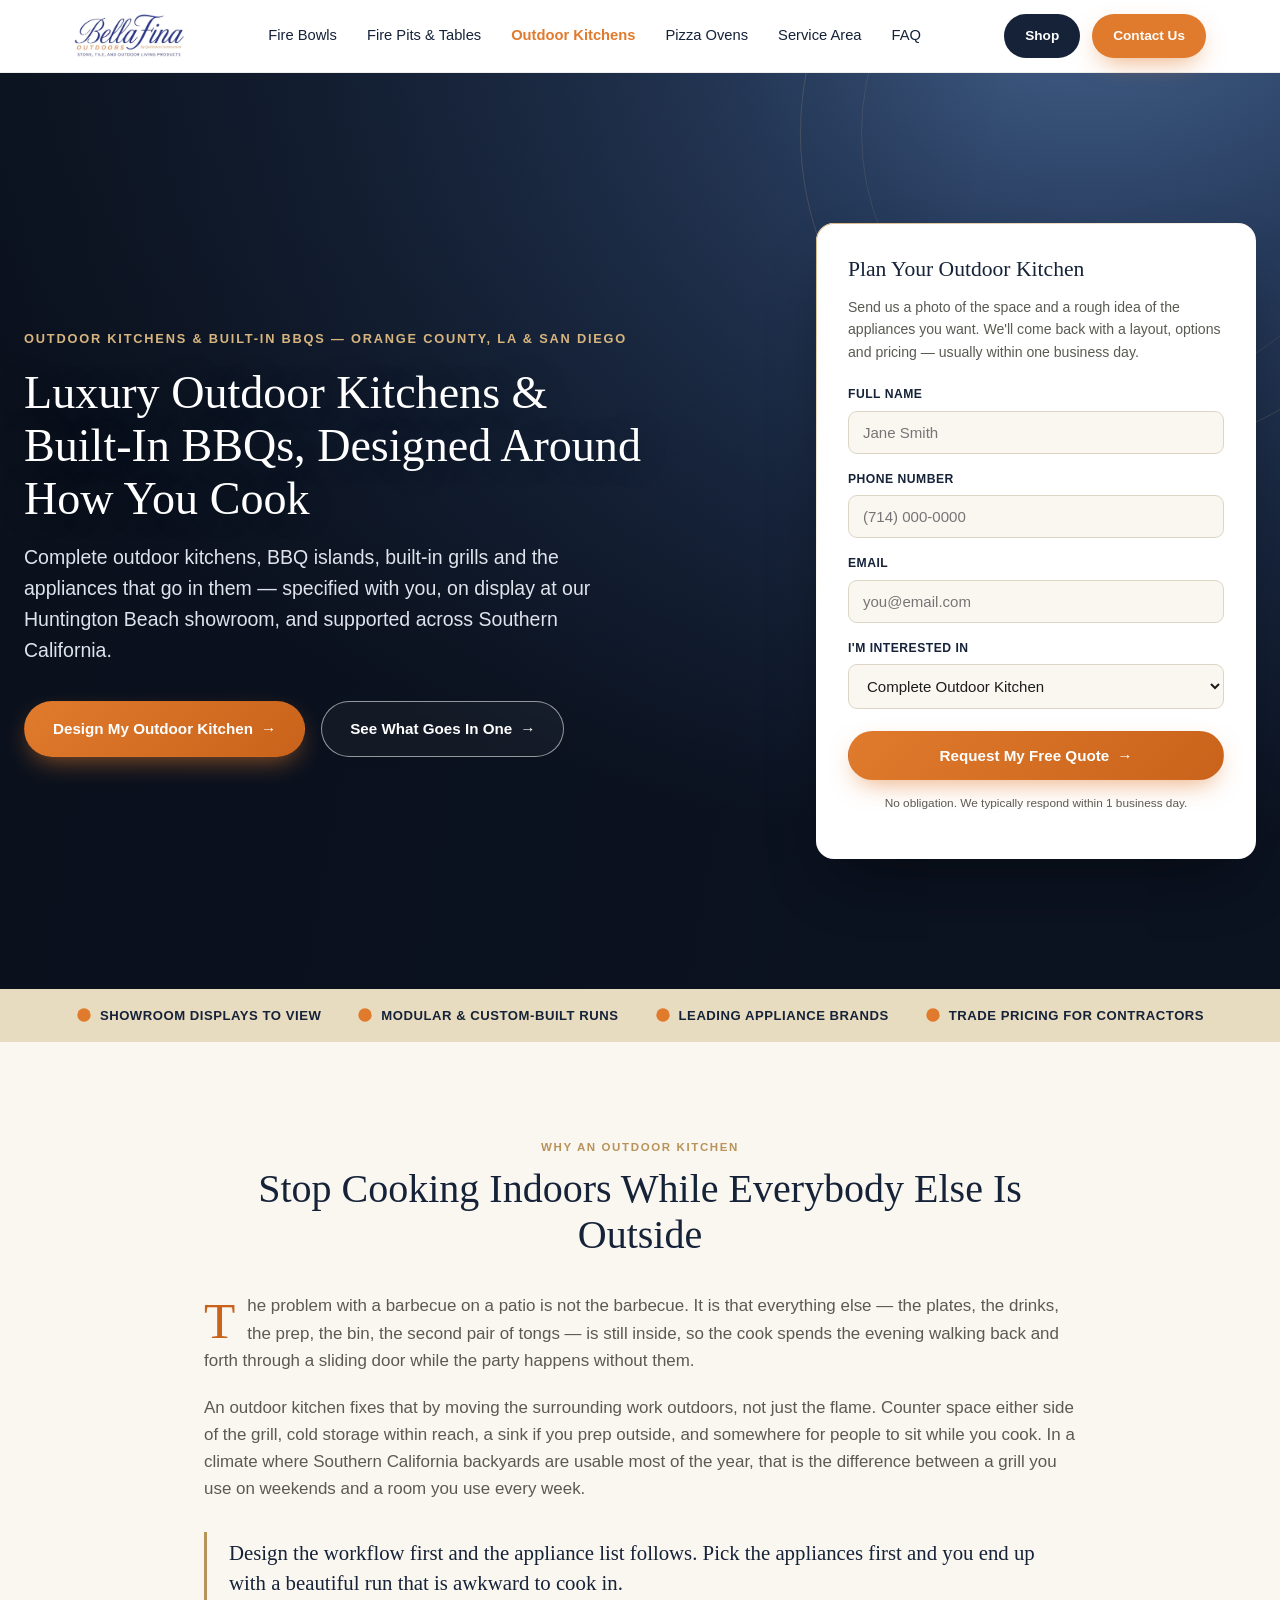
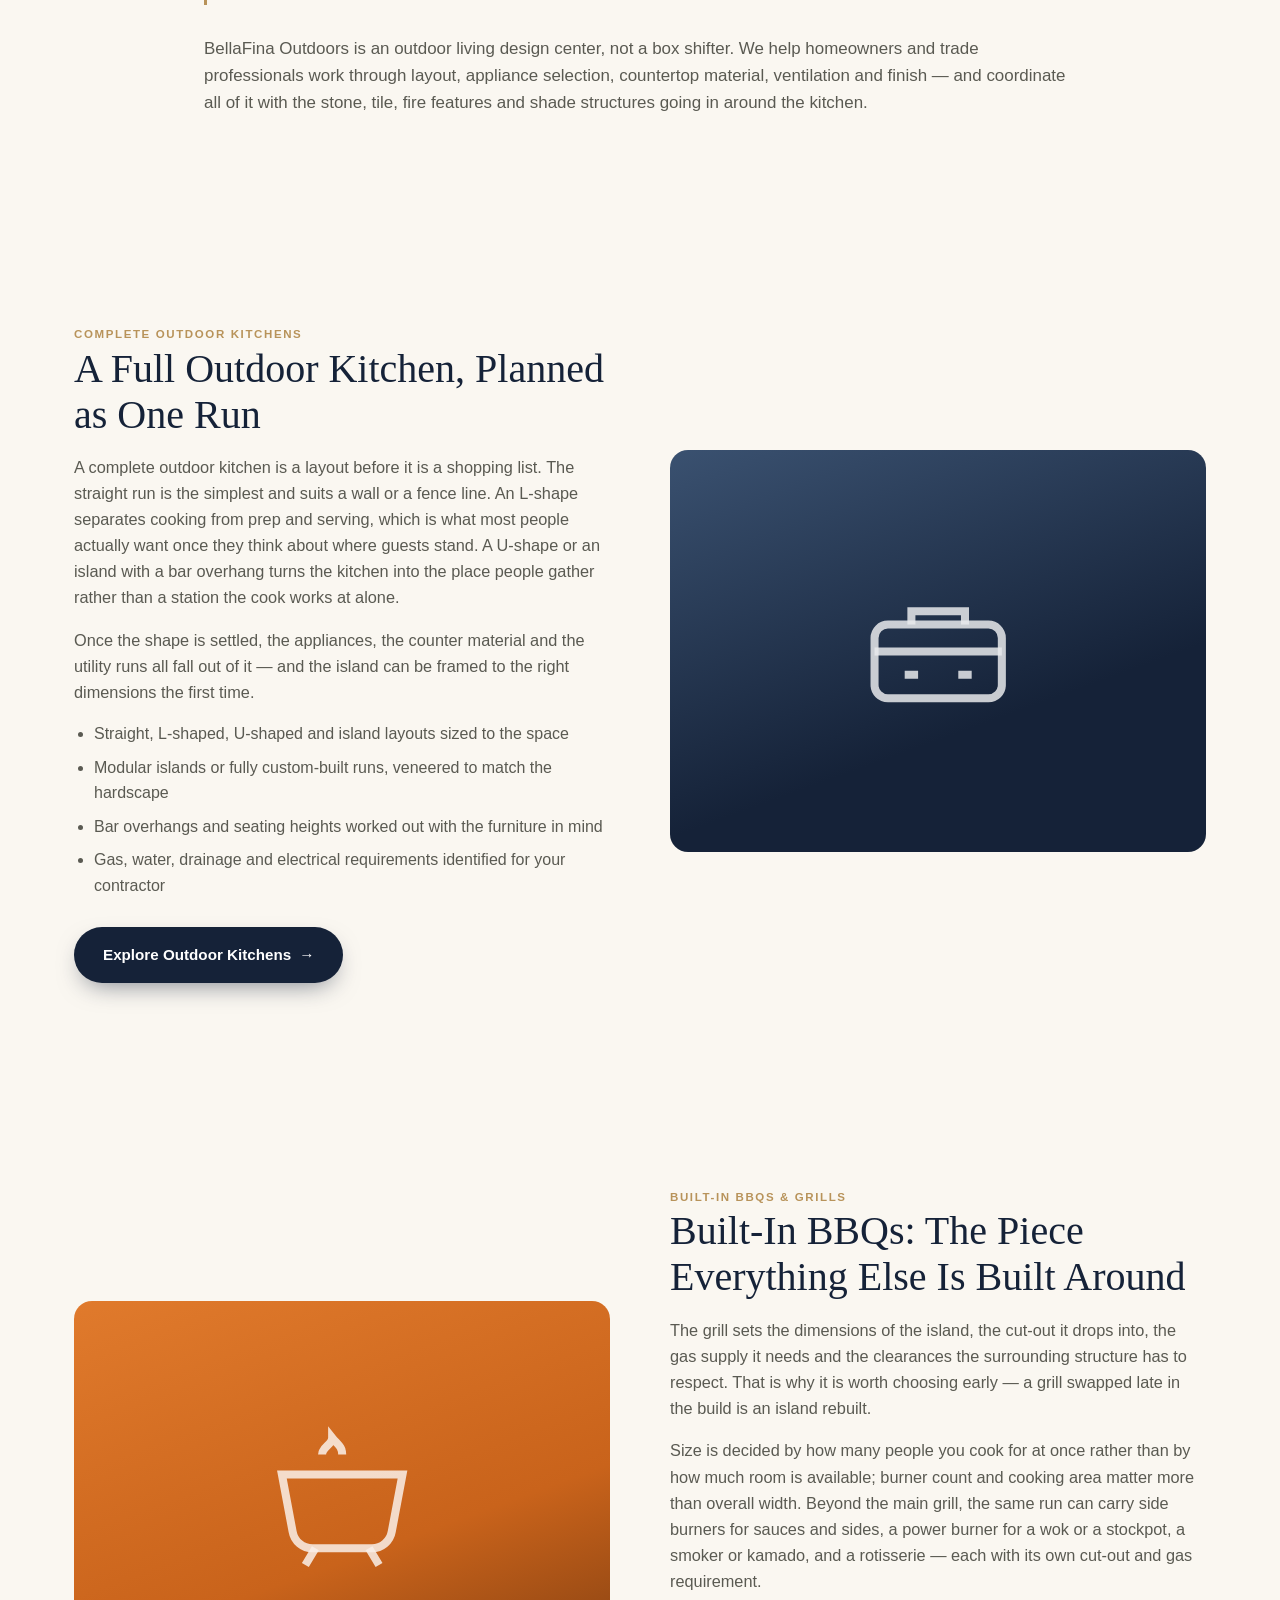
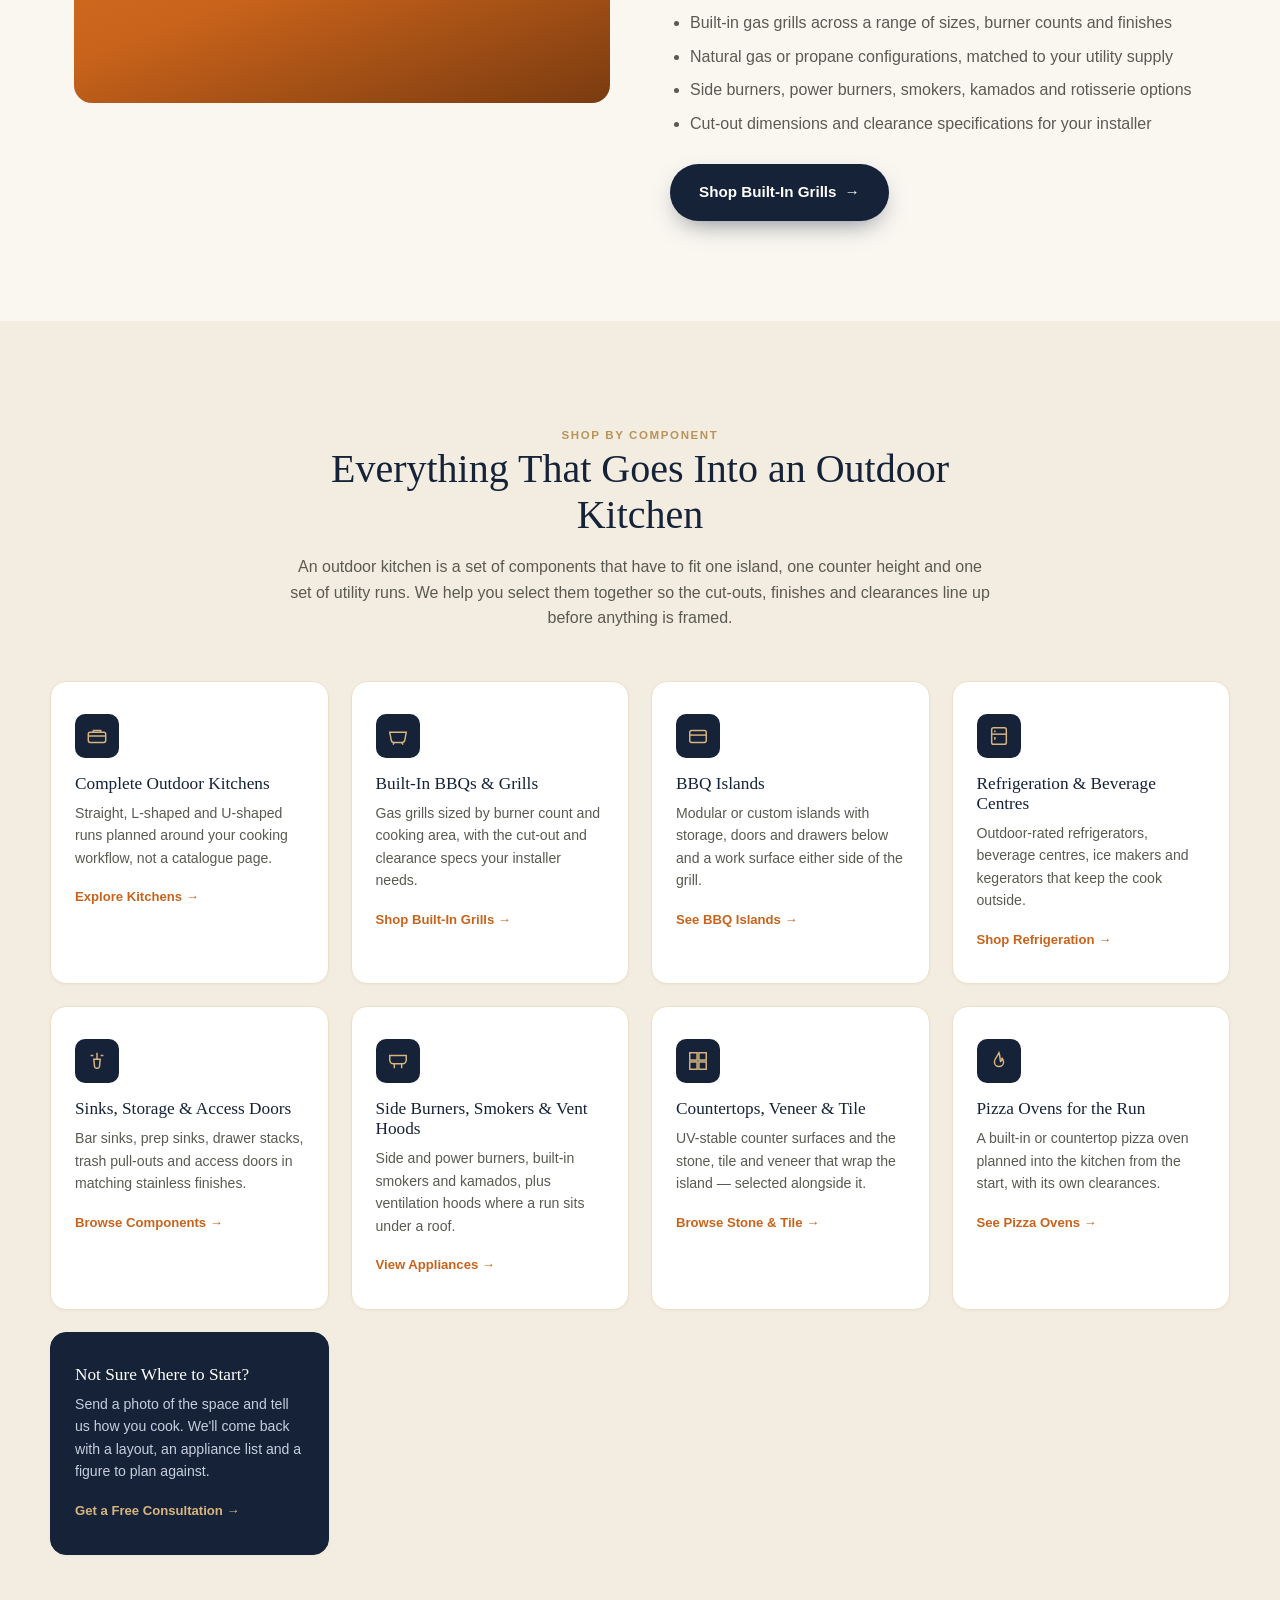
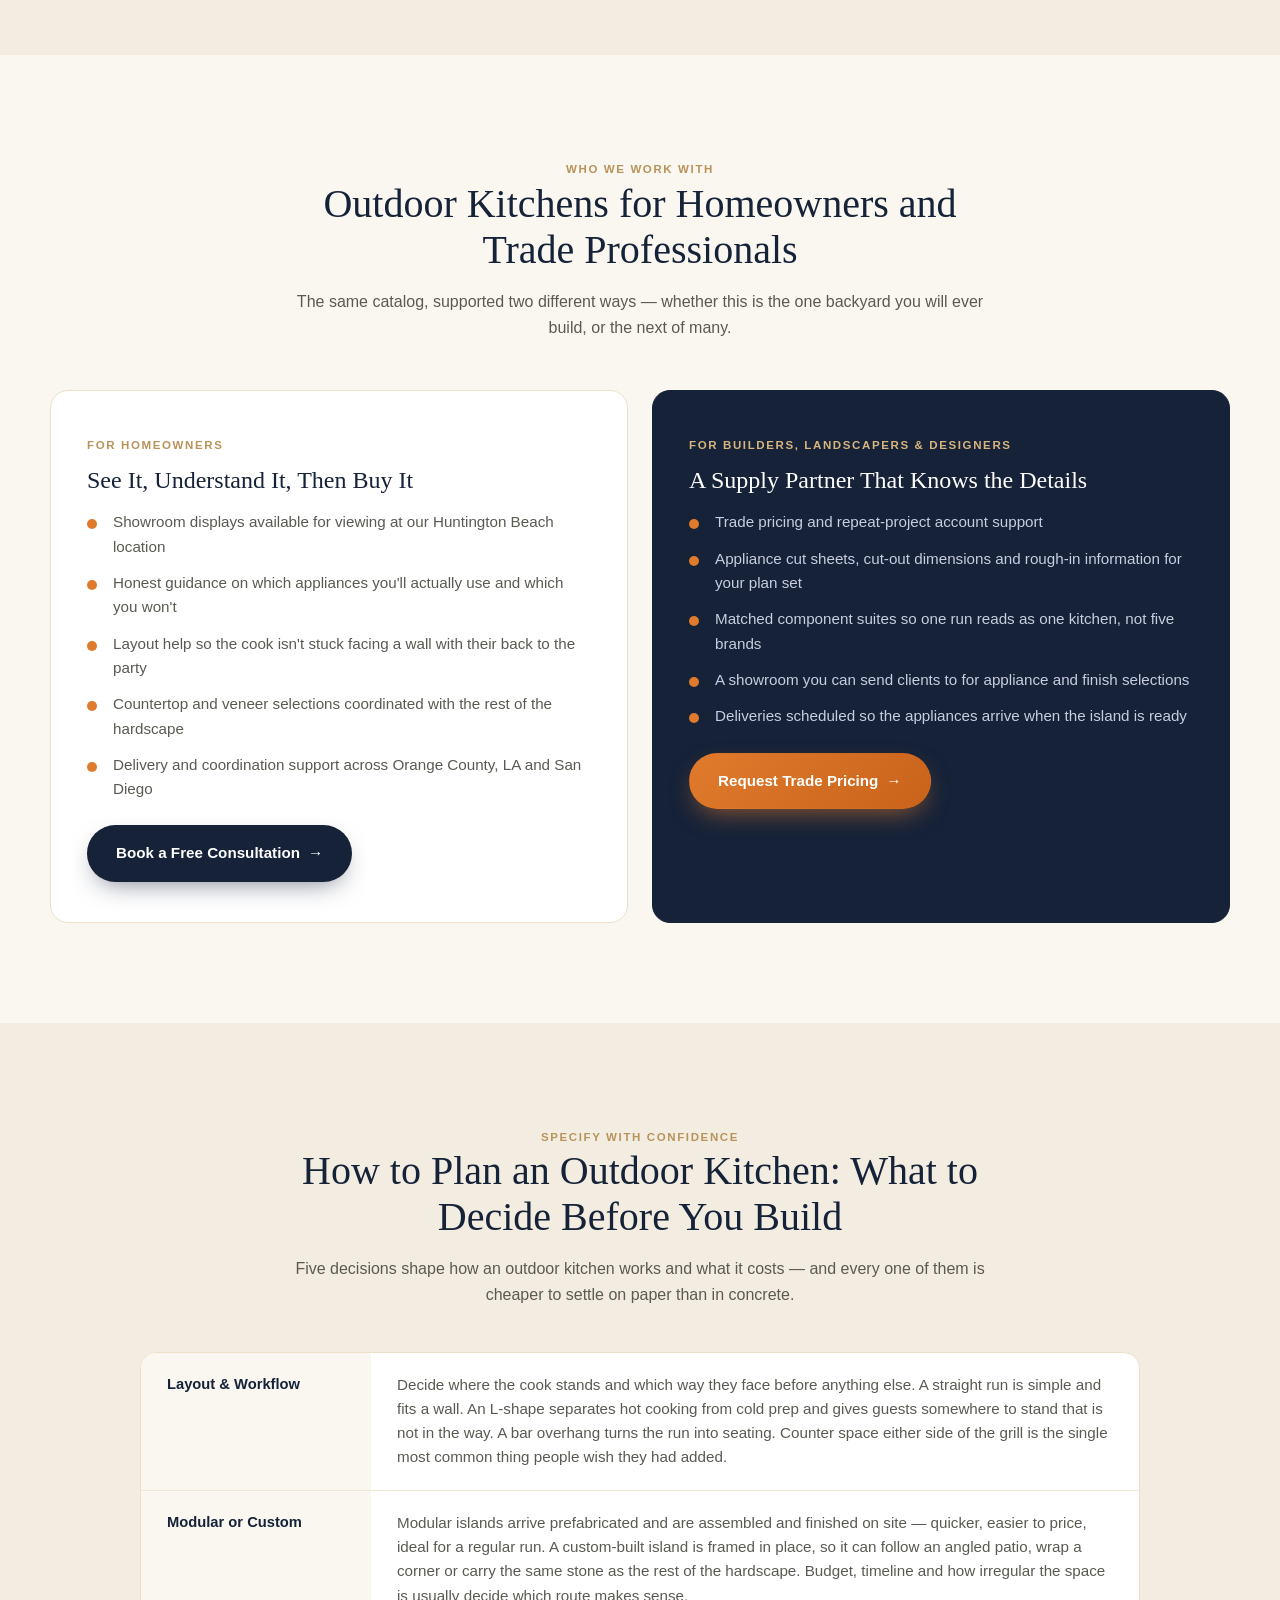
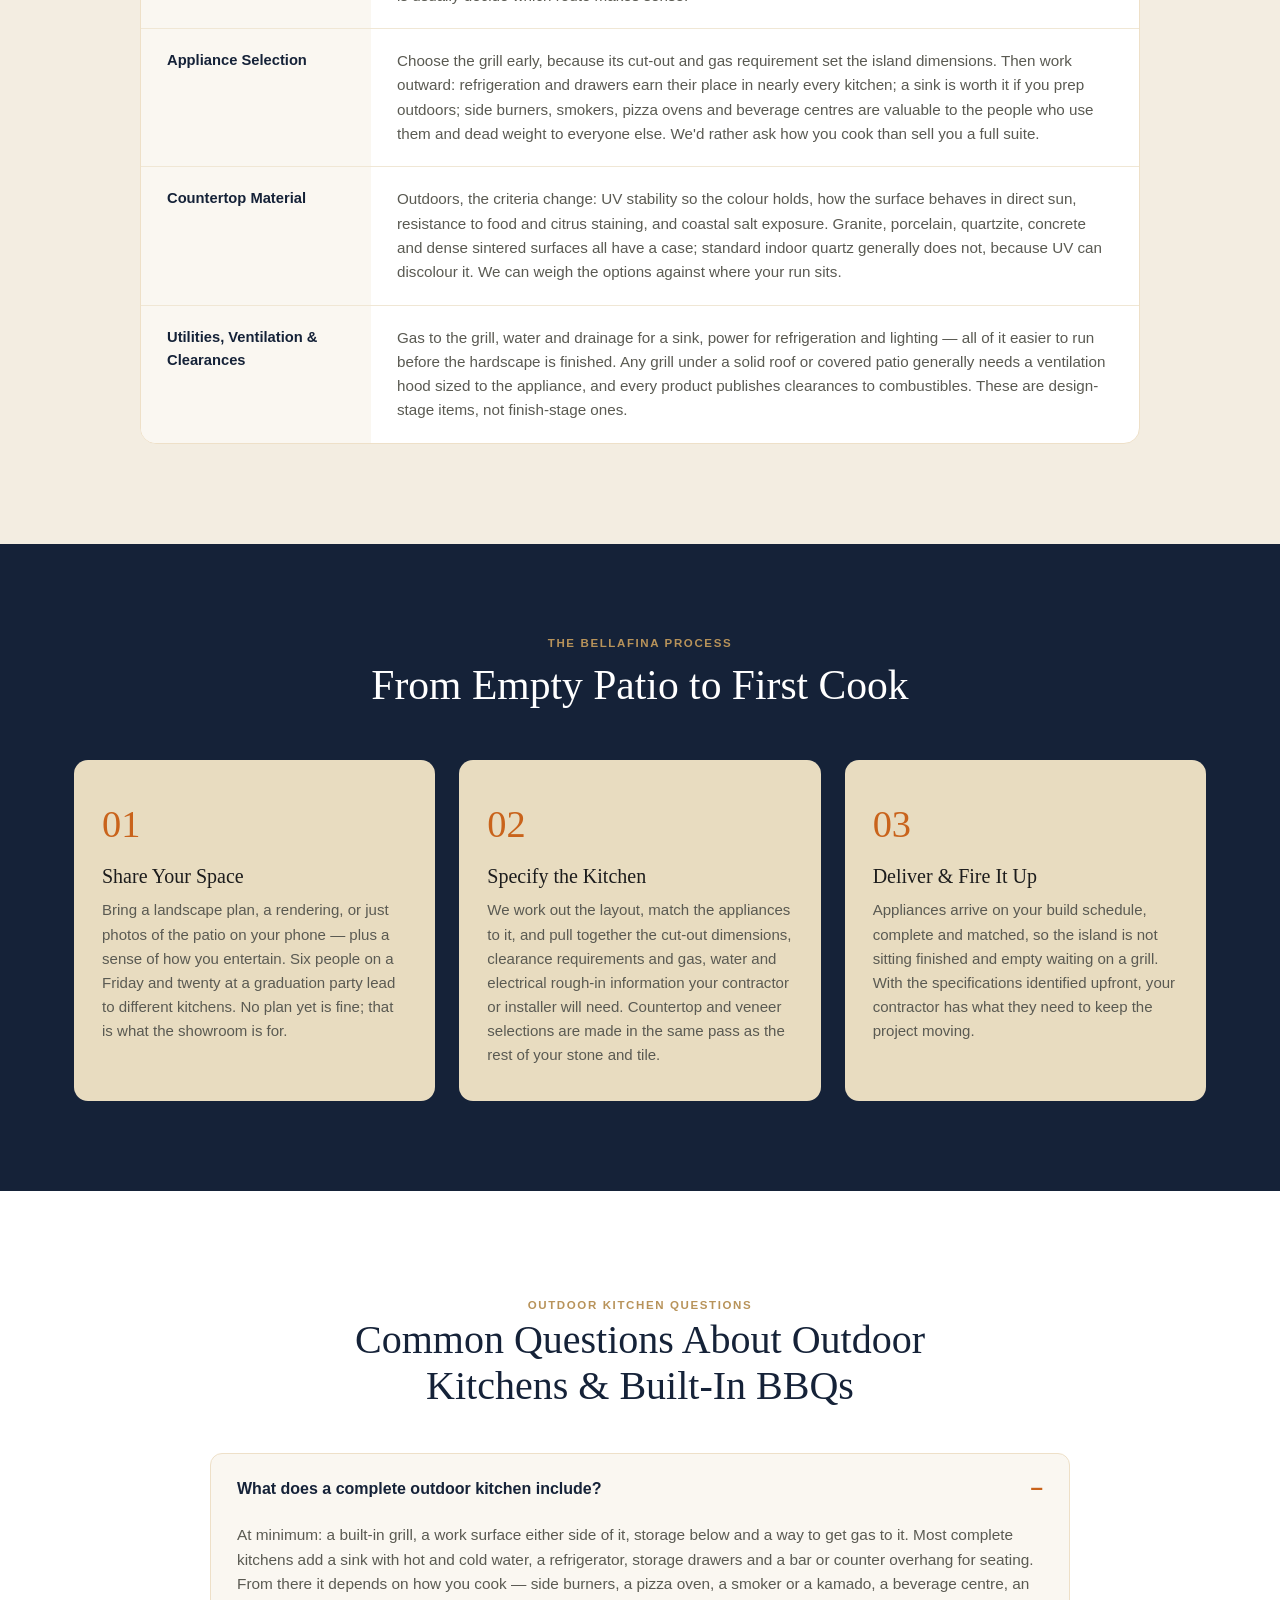
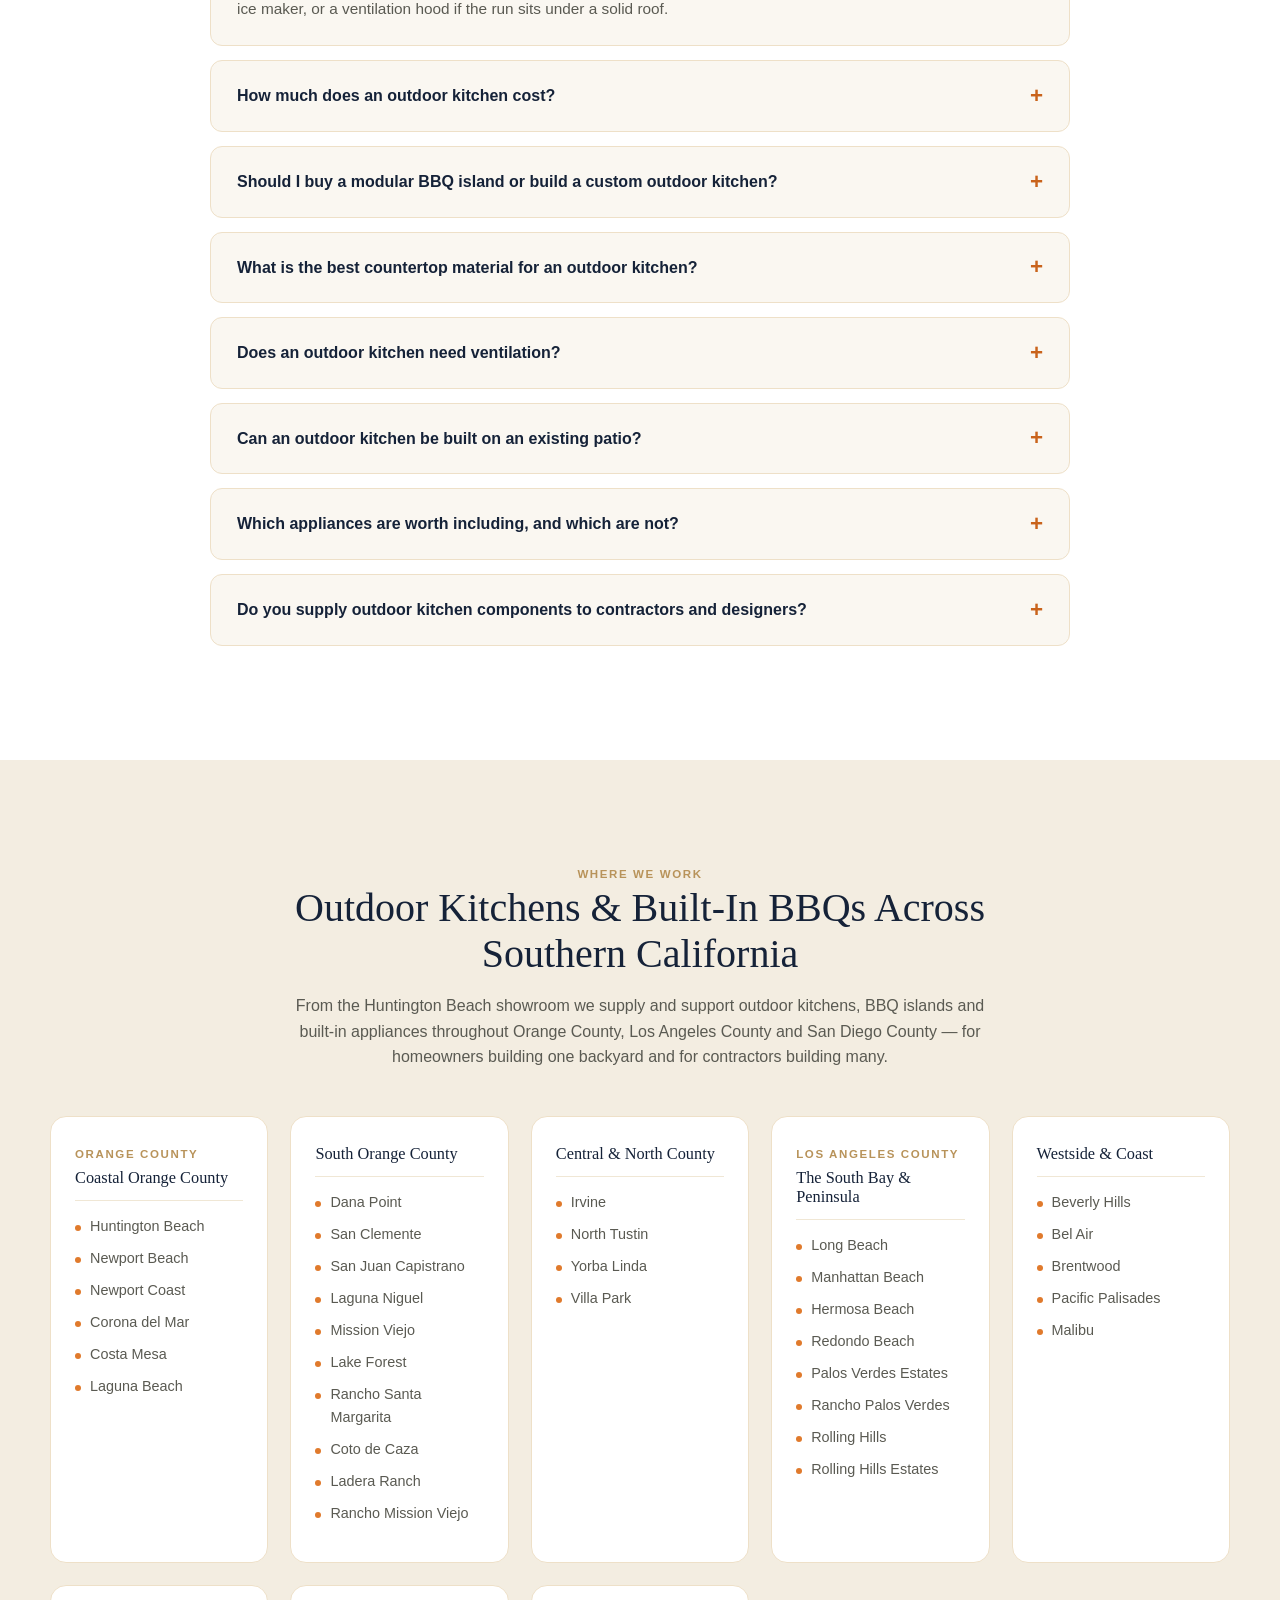
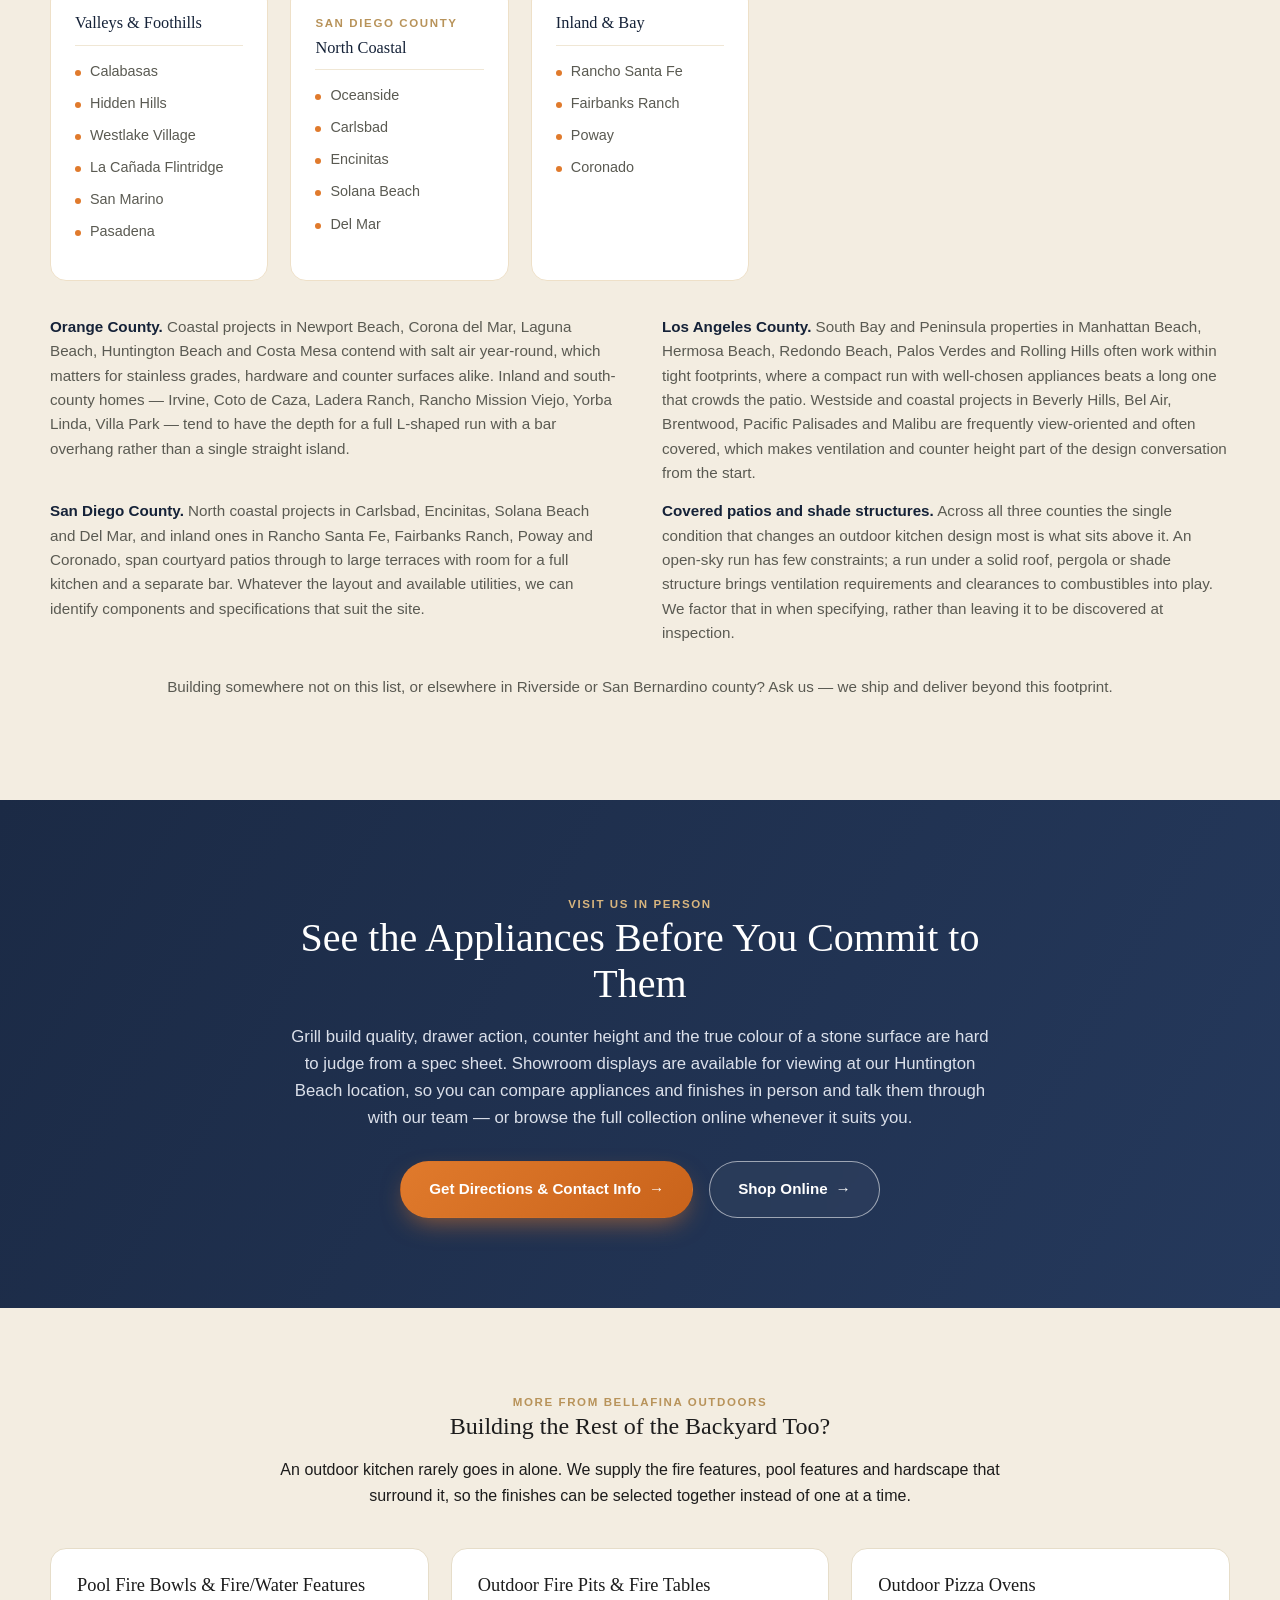
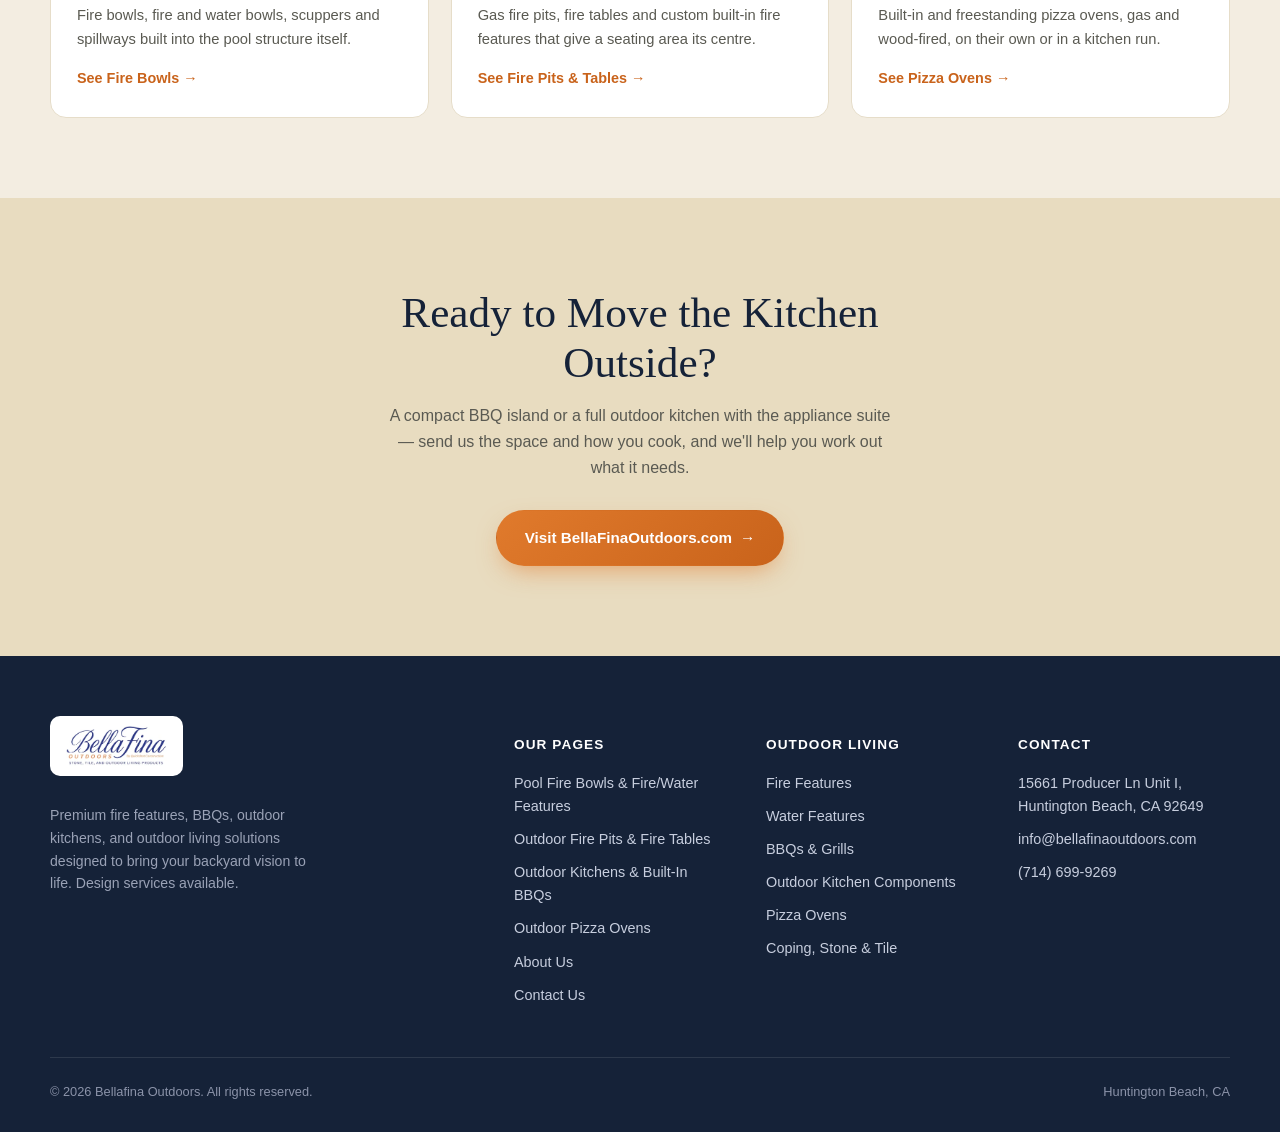
<file: outdoor-kitchens-bbq.html>
<!DOCTYPE html>
<html lang="en">
<head>
<meta charset="UTF-8">
<meta name="viewport" content="width=device-width, initial-scale=1.0">
<title>Outdoor Kitchens &amp; Built-In BBQs | BBQ Islands &amp; Grills — Southern California</title>
<meta name="description" content="Outdoor kitchens and built-in BBQs from BellaFina Outdoors — complete outdoor kitchen design, BBQ islands, built-in grills, appliances and countertops for homes across Orange County, Los Angeles and San Diego. Huntington Beach showroom.">
<link rel="icon" type="image/png" sizes="32x32" href="assets/favicon-32.png">
<link rel="icon" type="image/png" sizes="512x512" href="assets/icon-512.png">
<link rel="apple-touch-icon" href="assets/apple-touch-icon.png">
<meta name="theme-color" content="#152238">
<link rel="canonical" href="https://fire-bowls.vercel.app/outdoor-kitchens-bbq">
<meta property="og:title" content="Outdoor Kitchens &amp; Built-In BBQs | BellaFina Outdoors">
<meta property="og:description" content="Complete outdoor kitchens, BBQ islands, built-in grills and outdoor kitchen appliances — designed, supplied and supported across Southern California.">
<meta property="og:type" content="website">
<meta property="og:url" content="https://fire-bowls.vercel.app/outdoor-kitchens-bbq">
<meta property="og:image" content="https://fire-bowls.vercel.app/assets/hero-fire-bowl.webp">
<meta property="og:site_name" content="BellaFina Outdoors">
<meta name="twitter:card" content="summary_large_image">
<meta name="twitter:title" content="Outdoor Kitchens &amp; Built-In BBQs | BellaFina Outdoors">
<meta name="twitter:description" content="Complete outdoor kitchens, BBQ islands, built-in grills and outdoor kitchen appliances — designed, supplied and supported across Southern California.">
<meta name="twitter:image" content="https://fire-bowls.vercel.app/assets/hero-fire-bowl.webp">
<link rel="stylesheet" href="assets/site.css">
</head>
<body data-lead-source="Outdoor kitchens and BBQ page">

<header>
  <div class="nav-inner">
    <a class="logo" href="https://www.bellafinaoutdoors.com/?utm_source=fire-bowls-lp&amp;utm_medium=landing_page&amp;utm_campaign=outdoor_kitchens&amp;utm_content=header_logo" target="_blank" rel="noopener">
      <img src="assets/logo.webp" alt="BellaFina Outdoors">
    </a>
    <nav class="links">
      <a href="/">Fire Bowls</a>
      <a href="/fire-pits-fire-tables">Fire Pits &amp; Tables</a>
      <a href="/outdoor-kitchens-bbq" aria-current="page">Outdoor Kitchens</a>
      <a href="/outdoor-pizza-ovens">Pizza Ovens</a>
      <a href="#areas">Service Area</a>
      <a href="#faq">FAQ</a>
    </nav>
    <div class="header-ctas">
      <a class="btn btn-ghost" href="https://www.bellafinaoutdoors.com/shop?utm_source=fire-bowls-lp&amp;utm_medium=landing_page&amp;utm_campaign=outdoor_kitchens&amp;utm_content=header_shop" target="_blank" rel="noopener">Shop</a>
      <a class="btn btn-primary" href="https://www.bellafinaoutdoors.com/contact?utm_source=fire-bowls-lp&amp;utm_medium=landing_page&amp;utm_campaign=outdoor_kitchens&amp;utm_content=header_contact" target="_blank" rel="noopener">Contact Us</a>
    </div>
  </div>
</header>

<section class="hero hero-kitchen" id="top">
  <div class="hero-ring"></div>
  <div class="hero-grid">
    <div class="hero-inner">
      <span class="eyebrow">Outdoor Kitchens &amp; Built-In BBQs — Orange County, LA &amp; San Diego</span>
      <h1>Luxury Outdoor Kitchens &amp; Built-In BBQs, Designed Around How You Cook</h1>
      <p class="sub">Complete outdoor kitchens, BBQ islands, built-in grills and the appliances that go in them — specified with you, on display at our Huntington Beach showroom, and supported across Southern California.</p>
      <div class="cta-row">
        <a class="btn btn-primary" href="https://www.bellafinaoutdoors.com/shop?utm_source=fire-bowls-lp&amp;utm_medium=landing_page&amp;utm_campaign=outdoor_kitchens&amp;utm_content=hero_shop_kitchens" target="_blank" rel="noopener">Design My Outdoor Kitchen <span class="btn-arrow">&rarr;</span></a>
        <a class="btn btn-outline" href="#types">See What Goes In One <span class="btn-arrow">&rarr;</span></a>
      </div>
    </div>

    <form class="lead-card" id="lead-form">
      <h3>Plan Your Outdoor Kitchen</h3>
      <p class="lead-sub">Send us a photo of the space and a rough idea of the appliances you want. We'll come back with a layout, options and pricing — usually within one business day.</p>

      <div class="lead-error" id="lead-error" role="alert"></div>
      <div class="lead-fields">
        <div class="lead-field">
          <label for="lead-name">Full Name</label>
          <input id="lead-name" type="text" name="name" placeholder="Jane Smith" required>
        </div>
        <div class="lead-field">
          <label for="lead-phone">Phone Number</label>
          <input id="lead-phone" type="tel" name="phone" placeholder="(714) 000-0000" required>
        </div>
        <div class="lead-field">
          <label for="lead-email">Email</label>
          <input id="lead-email" type="email" name="email" placeholder="you@email.com" required>
        </div>
        <div class="lead-field">
          <label for="lead-interest">I'm Interested In</label>
          <select id="lead-interest" name="interest">
            <option>Complete Outdoor Kitchen</option>
            <option>BBQ Island / Grill Island</option>
            <option>Built-In Grill Only</option>
            <option>Outdoor Kitchen Appliances</option>
            <option>Countertops &amp; Veneer</option>
            <option>Trade / Contractor Pricing</option>
          </select>
        </div>

        <button type="submit" class="btn btn-primary">Request My Free Quote <span class="btn-arrow">&rarr;</span></button>
        <p class="lead-note">No obligation. We typically respond within 1 business day.</p>
      </div>
      <div class="lead-status" id="lead-status" role="status" aria-live="polite">
        <div class="tick">&#10003;</div>
        <h4>Thanks &mdash; we've got it</h4>
        <p>Our team will follow up with options, sizing and pricing, usually within one business day.</p>
      </div>
    </form>
  </div>
</section>

<div class="trust-strip">
  <div class="wrap">
    <span><svg viewBox="0 0 24 24" fill="currentColor"><circle cx="12" cy="12" r="10"/></svg>Showroom Displays To View</span>
    <span><svg viewBox="0 0 24 24" fill="currentColor"><circle cx="12" cy="12" r="10"/></svg>Modular &amp; Custom-Built Runs</span>
    <span><svg viewBox="0 0 24 24" fill="currentColor"><circle cx="12" cy="12" r="10"/></svg>Leading Appliance Brands</span>
    <span><svg viewBox="0 0 24 24" fill="currentColor"><circle cx="12" cy="12" r="10"/></svg>Trade Pricing for Contractors</span>
  </div>
</div>

<section class="lede">
  <div class="wrap">
    <span class="eyebrow">Why an Outdoor Kitchen</span>
    <h2>Stop Cooking Indoors While Everybody Else Is Outside</h2>
    <p class="first">The problem with a barbecue on a patio is not the barbecue. It is that everything else — the plates, the drinks, the prep, the bin, the second pair of tongs — is still inside, so the cook spends the evening walking back and forth through a sliding door while the party happens without them.</p>
    <p>An outdoor kitchen fixes that by moving the surrounding work outdoors, not just the flame. Counter space either side of the grill, cold storage within reach, a sink if you prep outside, and somewhere for people to sit while you cook. In a climate where Southern California backyards are usable most of the year, that is the difference between a grill you use on weekends and a room you use every week.</p>
    <p class="pull">Design the workflow first and the appliance list follows. Pick the appliances first and you end up with a beautiful run that is awkward to cook in.</p>
    <p>BellaFina Outdoors is an outdoor living design center, not a box shifter. We help homeowners and trade professionals work through layout, appliance selection, countertop material, ventilation and finish — and coordinate all of it with the stone, tile, fire features and shade structures going in around the kitchen.</p>
  </div>
</section>

<section class="split" id="kitchens">
  <div class="wrap">
    <div>
      <span class="eyebrow">Complete Outdoor Kitchens</span>
      <h2>A Full Outdoor Kitchen, Planned as One Run</h2>
      <p>A complete outdoor kitchen is a layout before it is a shopping list. The straight run is the simplest and suits a wall or a fence line. An L-shape separates cooking from prep and serving, which is what most people actually want once they think about where guests stand. A U-shape or an island with a bar overhang turns the kitchen into the place people gather rather than a station the cook works at alone.</p>
      <p>Once the shape is settled, the appliances, the counter material and the utility runs all fall out of it — and the island can be framed to the right dimensions the first time.</p>
      <ul>
        <li>Straight, L-shaped, U-shaped and island layouts sized to the space</li>
        <li>Modular islands or fully custom-built runs, veneered to match the hardscape</li>
        <li>Bar overhangs and seating heights worked out with the furniture in mind</li>
        <li>Gas, water, drainage and electrical requirements identified for your contractor</li>
      </ul>
      <a class="btn btn-navy" href="https://www.bellafinaoutdoors.com/shop?utm_source=fire-bowls-lp&amp;utm_medium=landing_page&amp;utm_campaign=outdoor_kitchens&amp;utm_content=split_outdoor_kitchens" target="_blank" rel="noopener">Explore Outdoor Kitchens <span class="btn-arrow">&rarr;</span></a>
    </div>
    <div class="visual visual-water">
      <svg viewBox="0 0 24 24" fill="none" stroke="rgba(255,255,255,.85)" stroke-width="1.2" aria-hidden="true"><rect x="2.5" y="8" width="19" height="11" rx="2"/><path d="M2.5 12h19"/><path d="M7 15.5h2M15 15.5h2"/><path d="M8 8V6h8v2"/></svg>
    </div>
  </div>
</section>

<section class="split reverse">
  <div class="wrap">
    <div>
      <span class="eyebrow">Built-In BBQs &amp; Grills</span>
      <h2>Built-In BBQs: The Piece Everything Else Is Built Around</h2>
      <p>The grill sets the dimensions of the island, the cut-out it drops into, the gas supply it needs and the clearances the surrounding structure has to respect. That is why it is worth choosing early — a grill swapped late in the build is an island rebuilt.</p>
      <p>Size is decided by how many people you cook for at once rather than by how much room is available; burner count and cooking area matter more than overall width. Beyond the main grill, the same run can carry side burners for sauces and sides, a power burner for a wok or a stockpot, a smoker or kamado, and a rotisserie — each with its own cut-out and gas requirement.</p>
      <ul>
        <li>Built-in gas grills across a range of sizes, burner counts and finishes</li>
        <li>Natural gas or propane configurations, matched to your utility supply</li>
        <li>Side burners, power burners, smokers, kamados and rotisserie options</li>
        <li>Cut-out dimensions and clearance specifications for your installer</li>
      </ul>
      <a class="btn btn-navy" href="https://www.bellafinaoutdoors.com/shop?utm_source=fire-bowls-lp&amp;utm_medium=landing_page&amp;utm_campaign=outdoor_kitchens&amp;utm_content=split_built_in_grills" target="_blank" rel="noopener">Shop Built-In Grills <span class="btn-arrow">&rarr;</span></a>
    </div>
    <div class="visual visual-fire">
      <svg viewBox="0 0 24 24" fill="none" stroke="rgba(255,255,255,.85)" stroke-width="1.2" aria-hidden="true"><path d="M3 8h18l-1.6 8.5a3 3 0 0 1-3 2.5H7.6a3 3 0 0 1-3-2.5z"/><path d="M8 19l-1.5 2.5M16 19l1.5 2.5"/><path d="M9 5c0-1.2 1.5-1.4 1.5-2.5.8 1 1.5 1.3 1.5 2.5"/></svg>
    </div>
  </div>
</section>

<section class="categories" id="types">
  <div class="head">
    <span class="eyebrow">Shop by Component</span>
    <h2>Everything That Goes Into an Outdoor Kitchen</h2>
    <p>An outdoor kitchen is a set of components that have to fit one island, one counter height and one set of utility runs. We help you select them together so the cut-outs, finishes and clearances line up before anything is framed.</p>
  </div>
  <div class="cat-grid">

    <div class="cat-card">
      <div class="icon"><svg viewBox="0 0 24 24" fill="none" stroke="#d8b57e" stroke-width="1.6"><rect x="2.5" y="8" width="19" height="11" rx="2"/><path d="M2.5 12h19"/><path d="M8 8V6h8v2"/></svg></div>
      <h3>Complete Outdoor Kitchens</h3>
      <p>Straight, L-shaped and U-shaped runs planned around your cooking workflow, not a catalogue page.</p>
      <a class="link" href="https://www.bellafinaoutdoors.com/shop?utm_source=fire-bowls-lp&amp;utm_medium=landing_page&amp;utm_campaign=outdoor_kitchens&amp;utm_content=card_complete_kitchens" target="_blank" rel="noopener">Explore Kitchens &rarr;</a>
    </div>

    <div class="cat-card">
      <div class="icon"><svg viewBox="0 0 24 24" fill="none" stroke="#d8b57e" stroke-width="1.6"><path d="M3 8h18l-1.6 8.5a3 3 0 0 1-3 2.5H7.6a3 3 0 0 1-3-2.5z"/><path d="M8 19l-1.5 2.5M16 19l1.5 2.5"/></svg></div>
      <h3>Built-In BBQs &amp; Grills</h3>
      <p>Gas grills sized by burner count and cooking area, with the cut-out and clearance specs your installer needs.</p>
      <a class="link" href="https://www.bellafinaoutdoors.com/shop?utm_source=fire-bowls-lp&amp;utm_medium=landing_page&amp;utm_campaign=outdoor_kitchens&amp;utm_content=card_built_in_bbqs" target="_blank" rel="noopener">Shop Built-In Grills &rarr;</a>
    </div>

    <div class="cat-card">
      <div class="icon"><svg viewBox="0 0 24 24" fill="none" stroke="#d8b57e" stroke-width="1.6"><rect x="3" y="6" width="18" height="13" rx="2"/><path d="M3 11h18"/><path d="M6.5 8.5v0M6.5 13.5v0"/></svg></div>
      <h3>BBQ Islands</h3>
      <p>Modular or custom islands with storage, doors and drawers below and a work surface either side of the grill.</p>
      <a class="link" href="https://www.bellafinaoutdoors.com/shop?utm_source=fire-bowls-lp&amp;utm_medium=landing_page&amp;utm_campaign=outdoor_kitchens&amp;utm_content=card_bbq_islands" target="_blank" rel="noopener">See BBQ Islands &rarr;</a>
    </div>

    <div class="cat-card">
      <div class="icon"><svg viewBox="0 0 24 24" fill="none" stroke="#d8b57e" stroke-width="1.6"><rect x="4" y="3" width="16" height="18" rx="2"/><path d="M4 10h16"/><path d="M7.5 6v2M7.5 13v3"/></svg></div>
      <h3>Refrigeration &amp; Beverage Centres</h3>
      <p>Outdoor-rated refrigerators, beverage centres, ice makers and kegerators that keep the cook outside.</p>
      <a class="link" href="https://www.bellafinaoutdoors.com/shop?utm_source=fire-bowls-lp&amp;utm_medium=landing_page&amp;utm_campaign=outdoor_kitchens&amp;utm_content=card_refrigeration" target="_blank" rel="noopener">Shop Refrigeration &rarr;</a>
    </div>

    <div class="cat-card">
      <div class="icon"><svg viewBox="0 0 24 24" fill="none" stroke="#d8b57e" stroke-width="1.6"><path d="M12 3v7"/><path d="M8.5 10h7l-.8 8a2 2 0 0 1-2 1.9h-1.4a2 2 0 0 1-2-1.9z"/><path d="M5 6h3M16 6h3"/></svg></div>
      <h3>Sinks, Storage &amp; Access Doors</h3>
      <p>Bar sinks, prep sinks, drawer stacks, trash pull-outs and access doors in matching stainless finishes.</p>
      <a class="link" href="https://www.bellafinaoutdoors.com/shop?utm_source=fire-bowls-lp&amp;utm_medium=landing_page&amp;utm_campaign=outdoor_kitchens&amp;utm_content=card_sinks_storage" target="_blank" rel="noopener">Browse Components &rarr;</a>
    </div>

    <div class="cat-card">
      <div class="icon"><svg viewBox="0 0 24 24" fill="none" stroke="#d8b57e" stroke-width="1.6"><path d="M3 6h18v5a4 4 0 0 1-4 4H7a4 4 0 0 1-4-4z"/><path d="M8 15v5M16 15v5"/></svg></div>
      <h3>Side Burners, Smokers &amp; Vent Hoods</h3>
      <p>Side and power burners, built-in smokers and kamados, plus ventilation hoods where a run sits under a roof.</p>
      <a class="link" href="https://www.bellafinaoutdoors.com/shop?utm_source=fire-bowls-lp&amp;utm_medium=landing_page&amp;utm_campaign=outdoor_kitchens&amp;utm_content=card_burners_hoods" target="_blank" rel="noopener">View Appliances &rarr;</a>
    </div>

    <div class="cat-card">
      <div class="icon"><svg viewBox="0 0 24 24" fill="none" stroke="#d8b57e" stroke-width="1.6"><rect x="3" y="3" width="8" height="8"/><rect x="13" y="3" width="8" height="8"/><rect x="3" y="13" width="8" height="8"/><rect x="13" y="13" width="8" height="8"/></svg></div>
      <h3>Countertops, Veneer &amp; Tile</h3>
      <p>UV-stable counter surfaces and the stone, tile and veneer that wrap the island — selected alongside it.</p>
      <a class="link" href="https://www.bellafinaoutdoors.com/outdoor-living-solutions/stone-and-tile?utm_source=fire-bowls-lp&amp;utm_medium=landing_page&amp;utm_campaign=outdoor_kitchens&amp;utm_content=card_countertops" target="_blank" rel="noopener">Browse Stone &amp; Tile &rarr;</a>
    </div>

    <div class="cat-card">
      <div class="icon"><svg viewBox="0 0 24 24" fill="none" stroke="#d8b57e" stroke-width="1.6"><path d="M12 3c-1.5 4-5 6-5 10a5 5 0 0 0 10 0c0-2-1-3.5-2-4.5.7 2-.3 3.5-1.3 4-1-2.5 0-5-1.7-9.5z"/></svg></div>
      <h3>Pizza Ovens for the Run</h3>
      <p>A built-in or countertop pizza oven planned into the kitchen from the start, with its own clearances.</p>
      <a class="link" href="/outdoor-pizza-ovens">See Pizza Ovens &rarr;</a>
    </div>

    <div class="cat-card" style="background:var(--navy);border-color:var(--navy);">
      <h3 style="color:#fff;">Not Sure Where to Start?</h3>
      <p style="color:#c7cede;">Send a photo of the space and tell us how you cook. We'll come back with a layout, an appliance list and a figure to plan against.</p>
      <a class="link" style="color:var(--gold-light);" href="#top" data-quote-modal>Get a Free Consultation &rarr;</a>
    </div>

  </div>
</section>

<section class="audience" id="who">
  <div class="head">
    <span class="eyebrow">Who We Work With</span>
    <h2>Outdoor Kitchens for Homeowners and Trade Professionals</h2>
    <p>The same catalog, supported two different ways — whether this is the one backyard you will ever build, or the next of many.</p>
  </div>
  <div class="aud-grid">
    <div class="aud-card">
      <span class="eyebrow">For Homeowners</span>
      <h3>See It, Understand It, Then Buy It</h3>
      <ul>
        <li>Showroom displays available for viewing at our Huntington Beach location</li>
        <li>Honest guidance on which appliances you'll actually use and which you won't</li>
        <li>Layout help so the cook isn't stuck facing a wall with their back to the party</li>
        <li>Countertop and veneer selections coordinated with the rest of the hardscape</li>
        <li>Delivery and coordination support across Orange County, LA and San Diego</li>
      </ul>
      <a class="btn btn-navy" href="#top" data-quote-modal>Book a Free Consultation <span class="btn-arrow">&rarr;</span></a>
    </div>
    <div class="aud-card pro">
      <span class="eyebrow">For Builders, Landscapers &amp; Designers</span>
      <h3>A Supply Partner That Knows the Details</h3>
      <ul>
        <li>Trade pricing and repeat-project account support</li>
        <li>Appliance cut sheets, cut-out dimensions and rough-in information for your plan set</li>
        <li>Matched component suites so one run reads as one kitchen, not five brands</li>
        <li>A showroom you can send clients to for appliance and finish selections</li>
        <li>Deliveries scheduled so the appliances arrive when the island is ready</li>
      </ul>
      <a class="btn btn-primary" href="#top" data-quote-modal>Request Trade Pricing <span class="btn-arrow">&rarr;</span></a>
    </div>
  </div>
</section>

<section class="specs">
  <div class="head">
    <span class="eyebrow">Specify With Confidence</span>
    <h2>How to Plan an Outdoor Kitchen: What to Decide Before You Build</h2>
    <p>Five decisions shape how an outdoor kitchen works and what it costs — and every one of them is cheaper to settle on paper than in concrete.</p>
  </div>
  <dl class="spec-table">
    <div class="spec-row"><dt>Layout &amp; Workflow</dt><dd>Decide where the cook stands and which way they face before anything else. A straight run is simple and fits a wall. An L-shape separates hot cooking from cold prep and gives guests somewhere to stand that is not in the way. A bar overhang turns the run into seating. Counter space either side of the grill is the single most common thing people wish they had added.</dd></div>
    <div class="spec-row"><dt>Modular or Custom</dt><dd>Modular islands arrive prefabricated and are assembled and finished on site — quicker, easier to price, ideal for a regular run. A custom-built island is framed in place, so it can follow an angled patio, wrap a corner or carry the same stone as the rest of the hardscape. Budget, timeline and how irregular the space is usually decide which route makes sense.</dd></div>
    <div class="spec-row"><dt>Appliance Selection</dt><dd>Choose the grill early, because its cut-out and gas requirement set the island dimensions. Then work outward: refrigeration and drawers earn their place in nearly every kitchen; a sink is worth it if you prep outdoors; side burners, smokers, pizza ovens and beverage centres are valuable to the people who use them and dead weight to everyone else. We'd rather ask how you cook than sell you a full suite.</dd></div>
    <div class="spec-row"><dt>Countertop Material</dt><dd>Outdoors, the criteria change: UV stability so the colour holds, how the surface behaves in direct sun, resistance to food and citrus staining, and coastal salt exposure. Granite, porcelain, quartzite, concrete and dense sintered surfaces all have a case; standard indoor quartz generally does not, because UV can discolour it. We can weigh the options against where your run sits.</dd></div>
    <div class="spec-row"><dt>Utilities, Ventilation &amp; Clearances</dt><dd>Gas to the grill, water and drainage for a sink, power for refrigeration and lighting — all of it easier to run before the hardscape is finished. Any grill under a solid roof or covered patio generally needs a ventilation hood sized to the appliance, and every product publishes clearances to combustibles. These are design-stage items, not finish-stage ones.</dd></div>
  </dl>
</section>

<section class="process">
  <div class="wrap">
    <span class="eyebrow">The BellaFina Process</span>
    <h2>From Empty Patio to First Cook</h2>
    <div class="steps">
      <div class="step-card">
        <span class="num">01</span>
        <h3>Share Your Space</h3>
        <p>Bring a landscape plan, a rendering, or just photos of the patio on your phone — plus a sense of how you entertain. Six people on a Friday and twenty at a graduation party lead to different kitchens. No plan yet is fine; that is what the showroom is for.</p>
      </div>
      <div class="step-card">
        <span class="num">02</span>
        <h3>Specify the Kitchen</h3>
        <p>We work out the layout, match the appliances to it, and pull together the cut-out dimensions, clearance requirements and gas, water and electrical rough-in information your contractor or installer will need. Countertop and veneer selections are made in the same pass as the rest of your stone and tile.</p>
      </div>
      <div class="step-card">
        <span class="num">03</span>
        <h3>Deliver &amp; Fire It Up</h3>
        <p>Appliances arrive on your build schedule, complete and matched, so the island is not sitting finished and empty waiting on a grill. With the specifications identified upfront, your contractor has what they need to keep the project moving.</p>
      </div>
    </div>
  </div>
</section>

<section class="faq" id="faq">
  <div class="head">
    <span class="eyebrow">Outdoor Kitchen Questions</span>
    <h2>Common Questions About Outdoor Kitchens &amp; Built-In BBQs</h2>
  </div>
  <div class="faq-list">
    <details class="faq-item" open>
      <summary>What does a complete outdoor kitchen include?</summary>
      <p>At minimum: a built-in grill, a work surface either side of it, storage below and a way to get gas to it. Most complete kitchens add a sink with hot and cold water, a refrigerator, storage drawers and a bar or counter overhang for seating. From there it depends on how you cook — side burners, a pizza oven, a smoker or a kamado, a beverage centre, an ice maker, or a ventilation hood if the run sits under a solid roof.</p>
    </details>
    <details class="faq-item">
      <summary>How much does an outdoor kitchen cost?</summary>
      <p>It ranges widely, because an outdoor kitchen is a construction project rather than a single purchase. The variables are the length of the run, the appliances going into it, the countertop material, the veneer on the island, and the gas, water, electrical and drainage work behind it. A compact BBQ island with a grill and storage sits at one end; a long L-shaped kitchen with a full appliance suite and a stone counter sits well above it. Tell us roughly what you want to cook on and we can give you a realistic figure to plan against.</p>
    </details>
    <details class="faq-item">
      <summary>Should I buy a modular BBQ island or build a custom outdoor kitchen?</summary>
      <p>Modular islands arrive as prefabricated sections that get assembled and finished on site — faster to install, easier to price and a good fit for a straightforward run. A custom-built kitchen is framed and veneered in place, which lets it follow an angled patio, wrap a corner, match an unusual height or carry the same stone as the rest of the hardscape. Budget, timeline and how irregular the space is usually decide it.</p>
    </details>
    <details class="faq-item">
      <summary>What is the best countertop material for an outdoor kitchen?</summary>
      <p>The candidates are granite, porcelain, quartzite, concrete and dense sintered surfaces. Outdoors, the questions are different from indoors: UV stability so the colour holds, thermal behaviour in direct sun, staining from food and citrus, and how the material handles freeze or coastal salt air. Standard indoor quartz is generally not recommended outdoors because UV can discolour it. We can walk you through the options against where the run sits and how much sun it takes.</p>
    </details>
    <details class="faq-item">
      <summary>Does an outdoor kitchen need ventilation?</summary>
      <p>It depends on what is above it. A grill under open sky needs none. A grill under a solid roof, a covered patio or any enclosure generally requires a ventilation hood sized to the appliance, and the manufacturer publishes the requirement along with clearances to combustibles. This is a safety item, not a finish item — it should be settled at the design stage, before the island is framed.</p>
    </details>
    <details class="faq-item">
      <summary>Can an outdoor kitchen be built on an existing patio?</summary>
      <p>Usually. The work is in the utilities rather than the island: gas to the grill, water and drainage if there is a sink, and power for a refrigerator, lighting or ignition. On existing hardscape that generally means trenching and patching, which your contractor can assess on site. Where the utility runs are impractical, a shorter island with a propane grill and no plumbing gets much of the way there.</p>
    </details>
    <details class="faq-item">
      <summary>Which appliances are worth including, and which are not?</summary>
      <p>Work backwards from how you actually entertain. A refrigerator and storage drawers earn their place in almost every kitchen, because they stop the trips indoors that pull the cook away from the party. A sink is worth it if you prep outdoors rather than carrying platters out. Side burners, pizza ovens, smokers and beverage centres are genuinely useful to the people who use them and dead weight to everyone else — so we would rather ask how you cook than sell you a full suite.</p>
    </details>
    <details class="faq-item">
      <summary>Do you supply outdoor kitchen components to contractors and designers?</summary>
      <p>Yes. We work with landscape contractors, builders and designers throughout Southern California — trade pricing, appliance cut sheets and rough-in dimensions for your plan set, matched components across a single run, and deliveries coordinated with your build calendar so the appliances land when the island is ready for them.</p>
    </details>
  </div>
</section>

<section class="areas" id="areas">
  <div class="head">
    <span class="eyebrow">Where We Work</span>
    <h2>Outdoor Kitchens &amp; Built-In BBQs Across Southern California</h2>
    <p>From the Huntington Beach showroom we supply and support outdoor kitchens, BBQ islands and built-in appliances throughout Orange County, Los Angeles County and San Diego County — for homeowners building one backyard and for contractors building many.</p>
  </div>
  <div class="area-grid area-grid-wide">
      <div class="area-col">
        <p class="area-county">Orange County</p>
        <h3>Coastal Orange County</h3>
        <ul>
          <li>Huntington Beach</li>
          <li>Newport Beach</li>
          <li>Newport Coast</li>
          <li>Corona del Mar</li>
          <li>Costa Mesa</li>
          <li>Laguna Beach</li>
        </ul>
      </div>
      <div class="area-col">
        <h3>South Orange County</h3>
        <ul>
          <li>Dana Point</li>
          <li>San Clemente</li>
          <li>San Juan Capistrano</li>
          <li>Laguna Niguel</li>
          <li>Mission Viejo</li>
          <li>Lake Forest</li>
          <li>Rancho Santa Margarita</li>
          <li>Coto de Caza</li>
          <li>Ladera Ranch</li>
          <li>Rancho Mission Viejo</li>
        </ul>
      </div>
      <div class="area-col">
        <h3>Central &amp; North County</h3>
        <ul>
          <li>Irvine</li>
          <li>North Tustin</li>
          <li>Yorba Linda</li>
          <li>Villa Park</li>
        </ul>
      </div>
      <div class="area-col">
        <p class="area-county">Los Angeles County</p>
        <h3>The South Bay &amp; Peninsula</h3>
        <ul>
          <li>Long Beach</li>
          <li>Manhattan Beach</li>
          <li>Hermosa Beach</li>
          <li>Redondo Beach</li>
          <li>Palos Verdes Estates</li>
          <li>Rancho Palos Verdes</li>
          <li>Rolling Hills</li>
          <li>Rolling Hills Estates</li>
        </ul>
      </div>
      <div class="area-col">
        <h3>Westside &amp; Coast</h3>
        <ul>
          <li>Beverly Hills</li>
          <li>Bel Air</li>
          <li>Brentwood</li>
          <li>Pacific Palisades</li>
          <li>Malibu</li>
        </ul>
      </div>
      <div class="area-col">
        <h3>Valleys &amp; Foothills</h3>
        <ul>
          <li>Calabasas</li>
          <li>Hidden Hills</li>
          <li>Westlake Village</li>
          <li>La Ca&ntilde;ada Flintridge</li>
          <li>San Marino</li>
          <li>Pasadena</li>
        </ul>
      </div>
      <div class="area-col">
        <p class="area-county">San Diego County</p>
        <h3>North Coastal</h3>
        <ul>
          <li>Oceanside</li>
          <li>Carlsbad</li>
          <li>Encinitas</li>
          <li>Solana Beach</li>
          <li>Del Mar</li>
        </ul>
      </div>
      <div class="area-col">
        <h3>Inland &amp; Bay</h3>
        <ul>
          <li>Rancho Santa Fe</li>
          <li>Fairbanks Ranch</li>
          <li>Poway</li>
          <li>Coronado</li>
        </ul>
      </div>
  </div>
  <div class="area-copy">
    <p><strong>Orange County.</strong> Coastal projects in Newport Beach, Corona del Mar, Laguna Beach, Huntington Beach and Costa Mesa contend with salt air year-round, which matters for stainless grades, hardware and counter surfaces alike. Inland and south-county homes — Irvine, Coto de Caza, Ladera Ranch, Rancho Mission Viejo, Yorba Linda, Villa Park — tend to have the depth for a full L-shaped run with a bar overhang rather than a single straight island.</p>
    <p><strong>Los Angeles County.</strong> South Bay and Peninsula properties in Manhattan Beach, Hermosa Beach, Redondo Beach, Palos Verdes and Rolling Hills often work within tight footprints, where a compact run with well-chosen appliances beats a long one that crowds the patio. Westside and coastal projects in Beverly Hills, Bel Air, Brentwood, Pacific Palisades and Malibu are frequently view-oriented and often covered, which makes ventilation and counter height part of the design conversation from the start.</p>
    <p><strong>San Diego County.</strong> North coastal projects in Carlsbad, Encinitas, Solana Beach and Del Mar, and inland ones in Rancho Santa Fe, Fairbanks Ranch, Poway and Coronado, span courtyard patios through to large terraces with room for a full kitchen and a separate bar. Whatever the layout and available utilities, we can identify components and specifications that suit the site.</p>
    <p><strong>Covered patios and shade structures.</strong> Across all three counties the single condition that changes an outdoor kitchen design most is what sits above it. An open-sky run has few constraints; a run under a solid roof, pergola or shade structure brings ventilation requirements and clearances to combustibles into play. We factor that in when specifying, rather than leaving it to be discovered at inspection.</p>
  </div>
  <p class="area-note">Building somewhere not on this list, or elsewhere in Riverside or San Bernardino county? Ask us — we ship and deliver beyond this footprint.</p>
</section>

<section class="showroom" id="showroom">
  <div class="wrap" style="margin:0 auto;">
    <span class="eyebrow" style="color:var(--gold-light);">Visit Us in Person</span>
    <h2>See the Appliances Before You Commit to Them</h2>
    <p>Grill build quality, drawer action, counter height and the true colour of a stone surface are hard to judge from a spec sheet. Showroom displays are available for viewing at our Huntington Beach location, so you can compare appliances and finishes in person and talk them through with our team — or browse the full collection online whenever it suits you.</p>
    <div class="cta-row">
      <a class="btn btn-primary" href="https://www.bellafinaoutdoors.com/contact?utm_source=fire-bowls-lp&amp;utm_medium=landing_page&amp;utm_campaign=outdoor_kitchens&amp;utm_content=showroom_directions" target="_blank" rel="noopener">Get Directions &amp; Contact Info <span class="btn-arrow">&rarr;</span></a>
      <a class="btn btn-outline" href="https://www.bellafinaoutdoors.com/shop?utm_source=fire-bowls-lp&amp;utm_medium=landing_page&amp;utm_campaign=outdoor_kitchens&amp;utm_content=showroom_shop" target="_blank" rel="noopener">Shop Online <span class="btn-arrow">&rarr;</span></a>
    </div>
  </div>
</section>

<section class="siblings">
  <div class="head">
    <span class="eyebrow">More From BellaFina Outdoors</span>
    <h2>Building the Rest of the Backyard Too?</h2>
    <p>An outdoor kitchen rarely goes in alone. We supply the fire features, pool features and hardscape that surround it, so the finishes can be selected together instead of one at a time.</p>
  </div>
  <div class="sib-grid">
    <div class="sib-card">
      <h3>Pool Fire Bowls &amp; Fire/Water Features</h3>
      <p>Fire bowls, fire and water bowls, scuppers and spillways built into the pool structure itself.</p>
      <a class="link" href="/">See Fire Bowls &rarr;</a>
    </div>
    <div class="sib-card">
      <h3>Outdoor Fire Pits &amp; Fire Tables</h3>
      <p>Gas fire pits, fire tables and custom built-in fire features that give a seating area its centre.</p>
      <a class="link" href="/fire-pits-fire-tables">See Fire Pits &amp; Tables &rarr;</a>
    </div>
    <div class="sib-card">
      <h3>Outdoor Pizza Ovens</h3>
      <p>Built-in and freestanding pizza ovens, gas and wood-fired, on their own or in a kitchen run.</p>
      <a class="link" href="/outdoor-pizza-ovens">See Pizza Ovens &rarr;</a>
    </div>
  </div>
</section>

<section class="final-cta">
  <h2>Ready to Move the Kitchen Outside?</h2>
  <p>A compact BBQ island or a full outdoor kitchen with the appliance suite — send us the space and how you cook, and we'll help you work out what it needs.</p>
  <a class="btn btn-primary" href="https://www.bellafinaoutdoors.com/?utm_source=fire-bowls-lp&amp;utm_medium=landing_page&amp;utm_campaign=outdoor_kitchens&amp;utm_content=final_cta" target="_blank" rel="noopener">Visit BellaFinaOutdoors.com <span class="btn-arrow">&rarr;</span></a>
</section>

<footer>
  <div class="footer-grid">
    <div>
      <a class="logo footer-logo" href="https://www.bellafinaoutdoors.com/?utm_source=fire-bowls-lp&amp;utm_medium=landing_page&amp;utm_campaign=outdoor_kitchens&amp;utm_content=footer_logo" target="_blank" rel="noopener" style="margin-bottom:14px;">
        <img src="assets/logo.webp" alt="BellaFina Outdoors">
      </a>
      <p style="font-size:.88rem;color:#9aa2b6;max-width:280px;">Premium fire features, BBQs, outdoor kitchens, and outdoor living solutions designed to bring your backyard vision to life. Design services available.</p>
    </div>
    <div>
      <h4>Our Pages</h4>
      <ul>
        <li><a href="/">Pool Fire Bowls &amp; Fire/Water Features</a></li>
        <li><a href="/fire-pits-fire-tables">Outdoor Fire Pits &amp; Fire Tables</a></li>
        <li><a href="/outdoor-kitchens-bbq">Outdoor Kitchens &amp; Built-In BBQs</a></li>
        <li><a href="/outdoor-pizza-ovens">Outdoor Pizza Ovens</a></li>
        <li><a href="https://www.bellafinaoutdoors.com/about?utm_source=fire-bowls-lp&amp;utm_medium=landing_page&amp;utm_campaign=outdoor_kitchens&amp;utm_content=footer_about" target="_blank" rel="noopener">About Us</a></li>
        <li><a href="https://www.bellafinaoutdoors.com/contact?utm_source=fire-bowls-lp&amp;utm_medium=landing_page&amp;utm_campaign=outdoor_kitchens&amp;utm_content=footer_contact" target="_blank" rel="noopener">Contact Us</a></li>
      </ul>
    </div>
    <div>
      <h4>Outdoor Living</h4>
      <ul>
        <li><a href="https://www.bellafinaoutdoors.com/outdoor-living-solutions/fire-features?utm_source=fire-bowls-lp&amp;utm_medium=landing_page&amp;utm_campaign=outdoor_kitchens&amp;utm_content=footer_fire_features" target="_blank" rel="noopener">Fire Features</a></li>
        <li><a href="https://www.bellafinaoutdoors.com/outdoor-living-solutions/water-features?utm_source=fire-bowls-lp&amp;utm_medium=landing_page&amp;utm_campaign=outdoor_kitchens&amp;utm_content=footer_water_features" target="_blank" rel="noopener">Water Features</a></li>
        <li><a href="https://www.bellafinaoutdoors.com/shop?utm_source=fire-bowls-lp&amp;utm_medium=landing_page&amp;utm_campaign=outdoor_kitchens&amp;utm_content=footer_bbqs" target="_blank" rel="noopener">BBQs &amp; Grills</a></li>
        <li><a href="https://www.bellafinaoutdoors.com/shop?utm_source=fire-bowls-lp&amp;utm_medium=landing_page&amp;utm_campaign=outdoor_kitchens&amp;utm_content=footer_kitchen_components" target="_blank" rel="noopener">Outdoor Kitchen Components</a></li>
        <li><a href="https://www.bellafinaoutdoors.com/shop?utm_source=fire-bowls-lp&amp;utm_medium=landing_page&amp;utm_campaign=outdoor_kitchens&amp;utm_content=footer_pizza_ovens" target="_blank" rel="noopener">Pizza Ovens</a></li>
        <li><a href="https://www.bellafinaoutdoors.com/outdoor-living-solutions/stone-and-tile?utm_source=fire-bowls-lp&amp;utm_medium=landing_page&amp;utm_campaign=outdoor_kitchens&amp;utm_content=footer_stone_tile" target="_blank" rel="noopener">Coping, Stone &amp; Tile</a></li>
      </ul>
    </div>
    <div>
      <h4>Contact</h4>
      <ul>
        <li>15661 Producer Ln Unit I,<br>Huntington Beach, CA 92649</li>
        <li><a href="mailto:info@bellafinaoutdoors.com">info@bellafinaoutdoors.com</a></li>
        <li><a href="tel:+17146999269">(714) 699-9269</a></li>
      </ul>
    </div>
  </div>
  <div class="footer-bottom">
    <span>&copy; 2026 Bellafina Outdoors. All rights reserved.</span>
    <span>Huntington Beach, CA</span>
  </div>
</footer>

<div class="modal" id="quote-modal" role="dialog" aria-modal="true" aria-labelledby="quote-modal-title" hidden>
  <div class="modal-backdrop" data-modal-close></div>
  <div class="modal-card">
    <button type="button" class="modal-close" data-modal-close aria-label="Close">&times;</button>
    <h3 id="quote-modal-title">Get Your Free Outdoor Kitchen Quote</h3>
    <p class="modal-sub">Tell us about your space and how you cook, and our team will follow up with a layout, appliance options and pricing.</p>
    <div class="modal-embed-wrap" id="quote-embed-wrap">
      <div class="modal-loading">Loading the form&hellip;<br>
        <a href="https://api.leadconnectorhq.com/widget/form/iD7GLxxCdv51i6umUCJF" target="_blank" rel="noopener"
           style="color:var(--orange-dark);font-weight:600;">Open it in a new tab &rarr;</a></div>
      <iframe class="lead-embed" id="quote-modal-embed"
      data-src="https://api.leadconnectorhq.com/widget/form/iD7GLxxCdv51i6umUCJF"
      data-layout="{'id':'INLINE'}"
      data-form-name="Funnels Form"
      data-height="967"
      data-form-id="iD7GLxxCdv51i6umUCJF"
      data-cookie-consent="true"
      data-cookie-consent-provider="auto"
      title="Request a quote"></iframe>
    </div>
  </div>
</div>

<script type="application/ld+json">
{
  "@context": "https://schema.org",
  "@type": "Service",
  "name": "Outdoor Kitchens & Built-In BBQs",
  "serviceType": "Outdoor kitchen design and built-in BBQ supply",
  "description": "Outdoor kitchens and built-in BBQs from BellaFina Outdoors — complete outdoor kitchen design, BBQ islands, built-in grills, appliances and countertops for homes across Orange County, Los Angeles and San Diego. Huntington Beach showroom.",
  "url": "https://fire-bowls.vercel.app/outdoor-kitchens-bbq",
  "provider": {
    "@type": "HomeAndConstructionBusiness",
    "name": "BellaFina Outdoors",
    "telephone": "+1-714-699-9269",
    "email": "info@bellafinaoutdoors.com",
    "url": "https://www.bellafinaoutdoors.com/",
    "address": {
      "@type": "PostalAddress",
      "streetAddress": "15661 Producer Ln Unit I",
      "addressLocality": "Huntington Beach",
      "addressRegion": "CA",
      "postalCode": "92649",
      "addressCountry": "US"
    }
  },
  "areaServed": [
    {
      "@type": "City",
      "name": "Huntington Beach"
    },
    {
      "@type": "City",
      "name": "Newport Beach"
    },
    {
      "@type": "City",
      "name": "Newport Coast"
    },
    {
      "@type": "City",
      "name": "Corona del Mar"
    },
    {
      "@type": "City",
      "name": "Costa Mesa"
    },
    {
      "@type": "City",
      "name": "Laguna Beach"
    },
    {
      "@type": "City",
      "name": "Dana Point"
    },
    {
      "@type": "City",
      "name": "San Clemente"
    },
    {
      "@type": "City",
      "name": "San Juan Capistrano"
    },
    {
      "@type": "City",
      "name": "Laguna Niguel"
    },
    {
      "@type": "City",
      "name": "Mission Viejo"
    },
    {
      "@type": "City",
      "name": "Lake Forest"
    },
    {
      "@type": "City",
      "name": "Rancho Santa Margarita"
    },
    {
      "@type": "City",
      "name": "Coto de Caza"
    },
    {
      "@type": "City",
      "name": "Ladera Ranch"
    },
    {
      "@type": "City",
      "name": "Rancho Mission Viejo"
    },
    {
      "@type": "City",
      "name": "Irvine"
    },
    {
      "@type": "City",
      "name": "North Tustin"
    },
    {
      "@type": "City",
      "name": "Yorba Linda"
    },
    {
      "@type": "City",
      "name": "Villa Park"
    },
    {
      "@type": "City",
      "name": "Long Beach"
    },
    {
      "@type": "City",
      "name": "Manhattan Beach"
    },
    {
      "@type": "City",
      "name": "Hermosa Beach"
    },
    {
      "@type": "City",
      "name": "Redondo Beach"
    },
    {
      "@type": "City",
      "name": "Palos Verdes Estates"
    },
    {
      "@type": "City",
      "name": "Rancho Palos Verdes"
    },
    {
      "@type": "City",
      "name": "Rolling Hills"
    },
    {
      "@type": "City",
      "name": "Rolling Hills Estates"
    },
    {
      "@type": "City",
      "name": "Beverly Hills"
    },
    {
      "@type": "City",
      "name": "Bel Air"
    },
    {
      "@type": "City",
      "name": "Brentwood"
    },
    {
      "@type": "City",
      "name": "Pacific Palisades"
    },
    {
      "@type": "City",
      "name": "Malibu"
    },
    {
      "@type": "City",
      "name": "Calabasas"
    },
    {
      "@type": "City",
      "name": "Hidden Hills"
    },
    {
      "@type": "City",
      "name": "Westlake Village"
    },
    {
      "@type": "City",
      "name": "La Cañada Flintridge"
    },
    {
      "@type": "City",
      "name": "San Marino"
    },
    {
      "@type": "City",
      "name": "Pasadena"
    },
    {
      "@type": "City",
      "name": "Oceanside"
    },
    {
      "@type": "City",
      "name": "Carlsbad"
    },
    {
      "@type": "City",
      "name": "Encinitas"
    },
    {
      "@type": "City",
      "name": "Solana Beach"
    },
    {
      "@type": "City",
      "name": "Del Mar"
    },
    {
      "@type": "City",
      "name": "Rancho Santa Fe"
    },
    {
      "@type": "City",
      "name": "Fairbanks Ranch"
    },
    {
      "@type": "City",
      "name": "Poway"
    },
    {
      "@type": "City",
      "name": "Coronado"
    }
  ]
}
</script>

<script type="application/ld+json">
{
  "@context": "https://schema.org",
  "@type": "FAQPage",
  "mainEntity": [
    {
      "@type": "Question",
      "name": "What does a complete outdoor kitchen include?",
      "acceptedAnswer": {
        "@type": "Answer",
        "text": "At minimum: a built-in grill, a work surface either side of it, storage below and a way to get gas to it. Most complete kitchens add a sink with hot and cold water, a refrigerator, storage drawers and a bar or counter overhang for seating. From there it depends on how you cook — side burners, a pizza oven, a smoker or a kamado, a beverage centre, an ice maker, or a ventilation hood if the run sits under a solid roof."
      }
    },
    {
      "@type": "Question",
      "name": "How much does an outdoor kitchen cost?",
      "acceptedAnswer": {
        "@type": "Answer",
        "text": "It ranges widely, because an outdoor kitchen is a construction project rather than a single purchase. The variables are the length of the run, the appliances going into it, the countertop material, the veneer on the island, and the gas, water, electrical and drainage work behind it. A compact BBQ island with a grill and storage sits at one end; a long L-shaped kitchen with a full appliance suite and a stone counter sits well above it. Tell us roughly what you want to cook on and we can give you a realistic figure to plan against."
      }
    },
    {
      "@type": "Question",
      "name": "Should I buy a modular BBQ island or build a custom outdoor kitchen?",
      "acceptedAnswer": {
        "@type": "Answer",
        "text": "Modular islands arrive as prefabricated sections that get assembled and finished on site — faster to install, easier to price and a good fit for a straightforward run. A custom-built kitchen is framed and veneered in place, which lets it follow an angled patio, wrap a corner, match an unusual height or carry the same stone as the rest of the hardscape. Budget, timeline and how irregular the space is usually decide it."
      }
    },
    {
      "@type": "Question",
      "name": "What is the best countertop material for an outdoor kitchen?",
      "acceptedAnswer": {
        "@type": "Answer",
        "text": "The candidates are granite, porcelain, quartzite, concrete and dense sintered surfaces. Outdoors, the questions are different from indoors: UV stability so the colour holds, thermal behaviour in direct sun, staining from food and citrus, and how the material handles freeze or coastal salt air. Standard indoor quartz is generally not recommended outdoors because UV can discolour it. We can walk you through the options against where the run sits and how much sun it takes."
      }
    },
    {
      "@type": "Question",
      "name": "Does an outdoor kitchen need ventilation?",
      "acceptedAnswer": {
        "@type": "Answer",
        "text": "It depends on what is above it. A grill under open sky needs none. A grill under a solid roof, a covered patio or any enclosure generally requires a ventilation hood sized to the appliance, and the manufacturer publishes the requirement along with clearances to combustibles. This is a safety item, not a finish item — it should be settled at the design stage, before the island is framed."
      }
    },
    {
      "@type": "Question",
      "name": "Can an outdoor kitchen be built on an existing patio?",
      "acceptedAnswer": {
        "@type": "Answer",
        "text": "Usually. The work is in the utilities rather than the island: gas to the grill, water and drainage if there is a sink, and power for a refrigerator, lighting or ignition. On existing hardscape that generally means trenching and patching, which your contractor can assess on site. Where the utility runs are impractical, a shorter island with a propane grill and no plumbing gets much of the way there."
      }
    },
    {
      "@type": "Question",
      "name": "Which appliances are worth including, and which are not?",
      "acceptedAnswer": {
        "@type": "Answer",
        "text": "Work backwards from how you actually entertain. A refrigerator and storage drawers earn their place in almost every kitchen, because they stop the trips indoors that pull the cook away from the party. A sink is worth it if you prep outdoors rather than carrying platters out. Side burners, pizza ovens, smokers and beverage centres are genuinely useful to the people who use them and dead weight to everyone else — so we would rather ask how you cook than sell you a full suite."
      }
    },
    {
      "@type": "Question",
      "name": "Do you supply outdoor kitchen components to contractors and designers?",
      "acceptedAnswer": {
        "@type": "Answer",
        "text": "Yes. We work with landscape contractors, builders and designers throughout Southern California — trade pricing, appliance cut sheets and rough-in dimensions for your plan set, matched components across a single run, and deliveries coordinated with your build calendar so the appliances land when the island is ready for them."
      }
    }
  ]
}
</script>


<script src="assets/site.js" defer></script>
<script src="https://link.msgsndr.com/js/form_embed.js" defer></script>

</body>
</html>
</file>
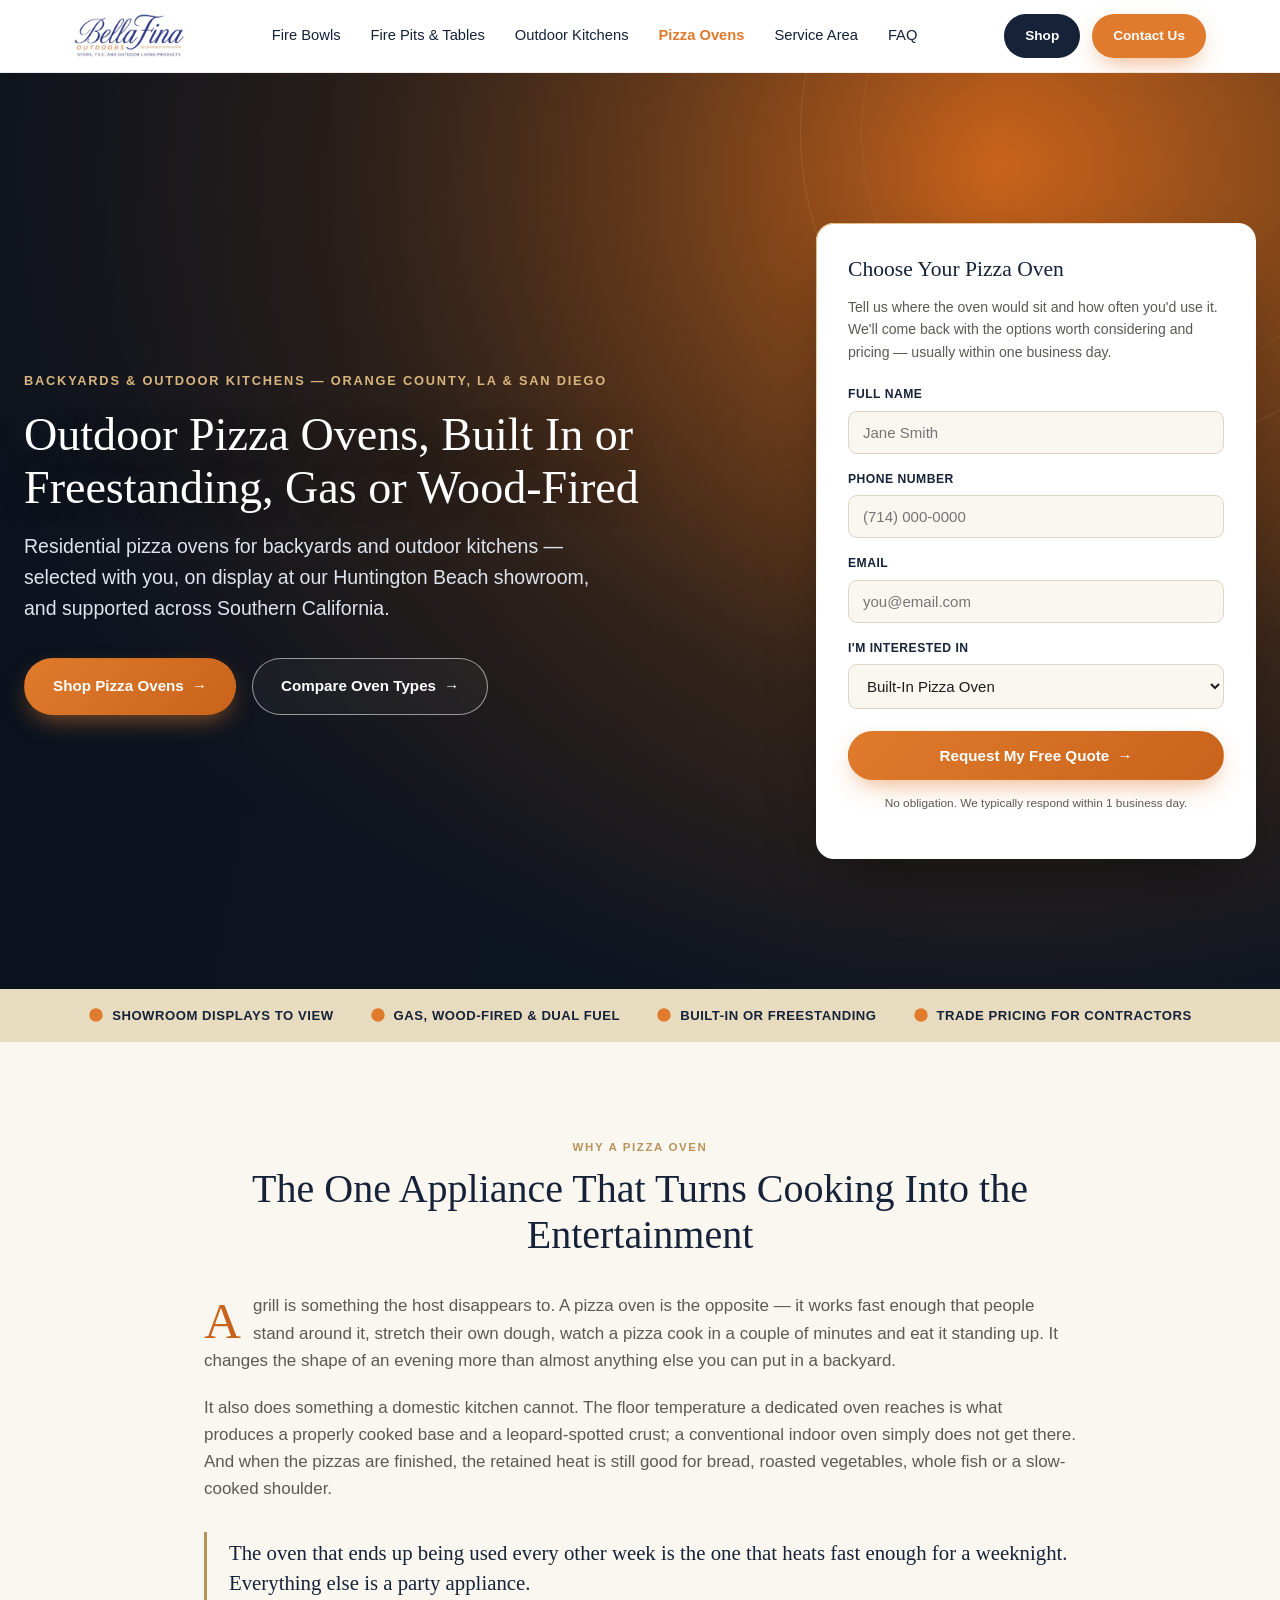
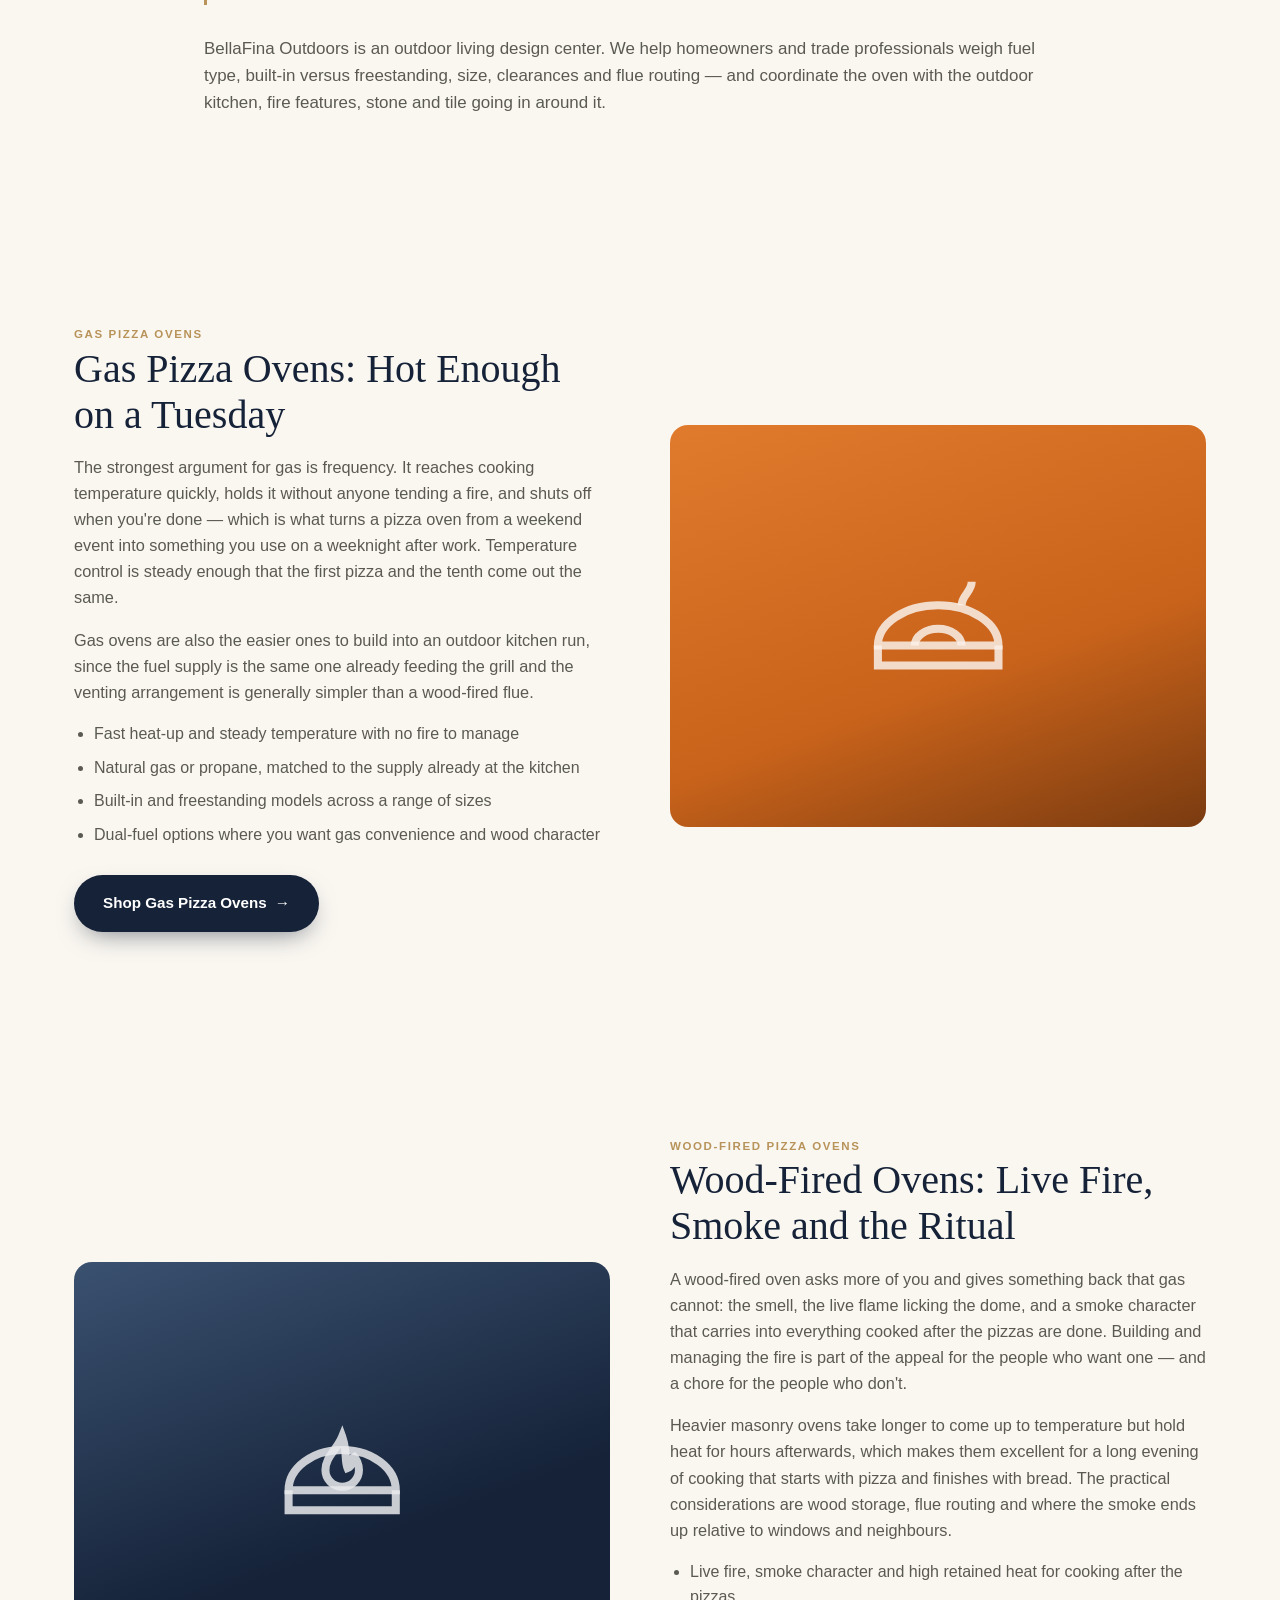
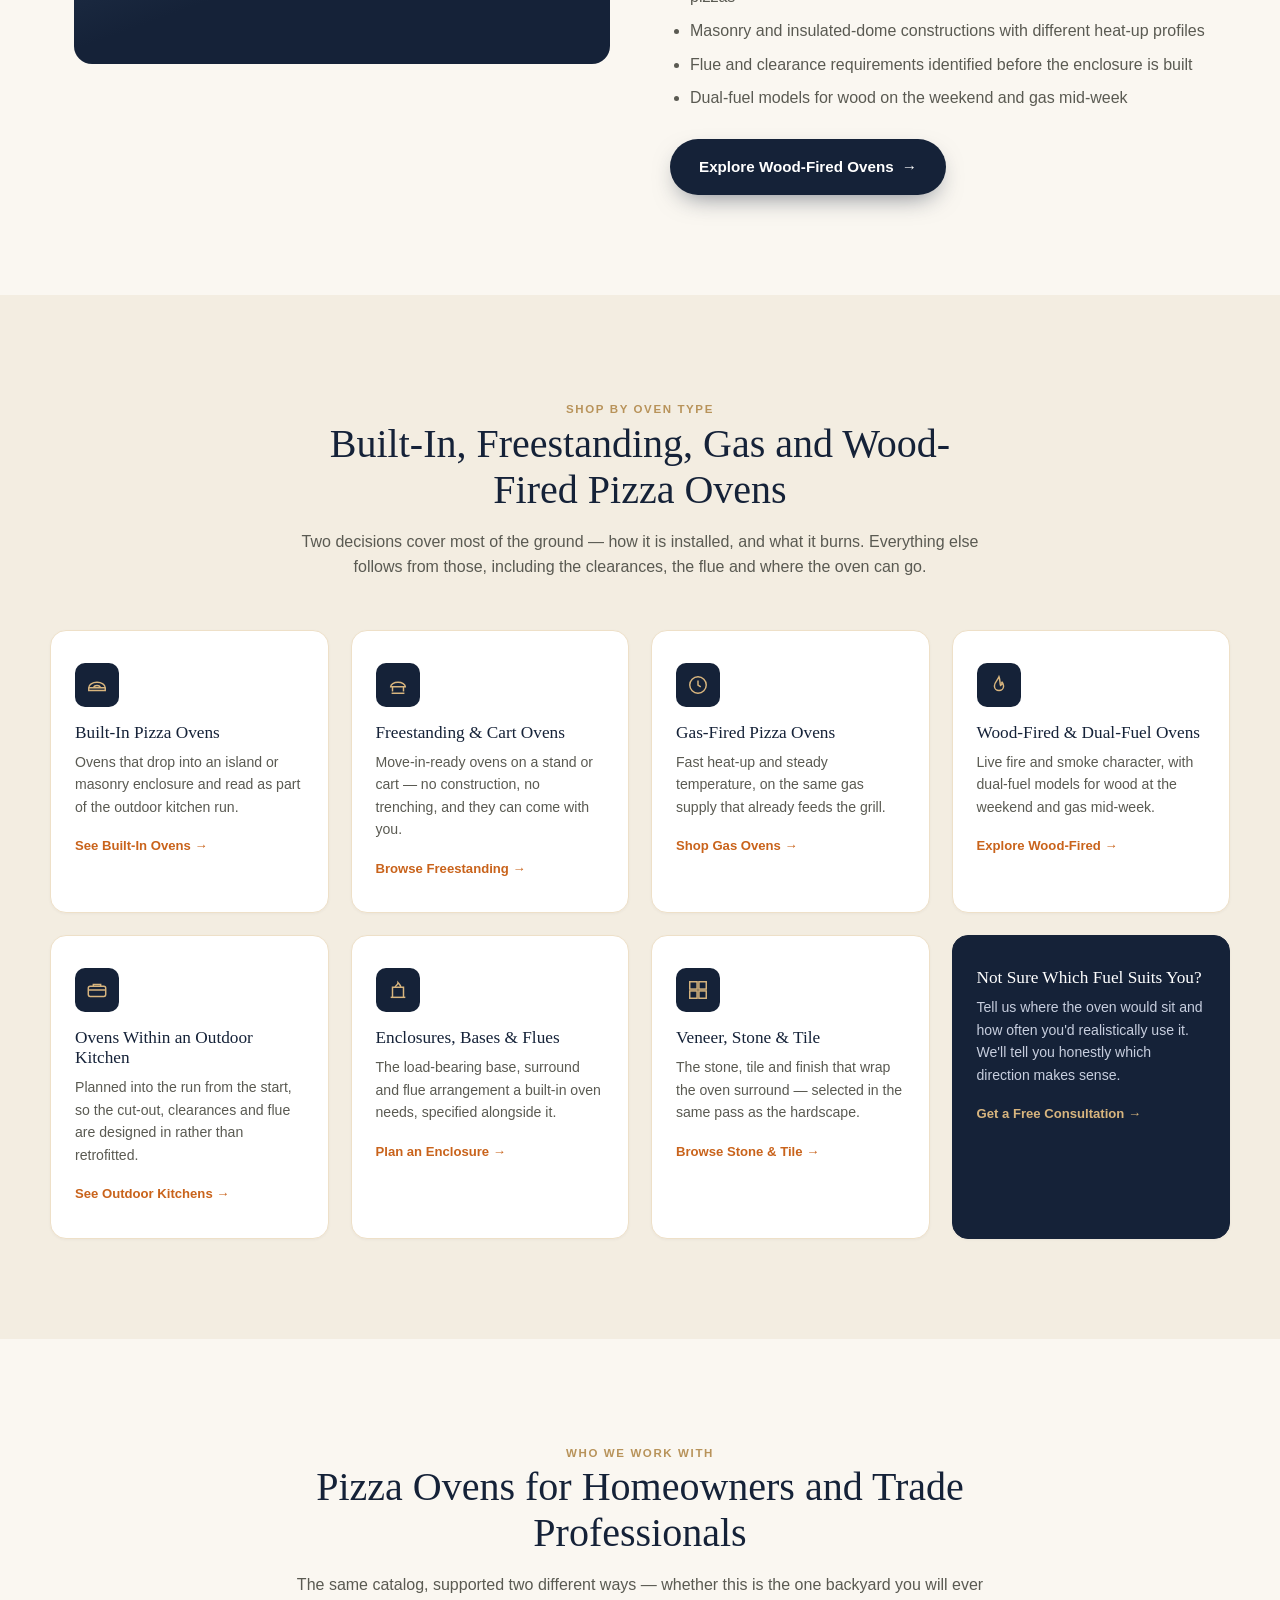
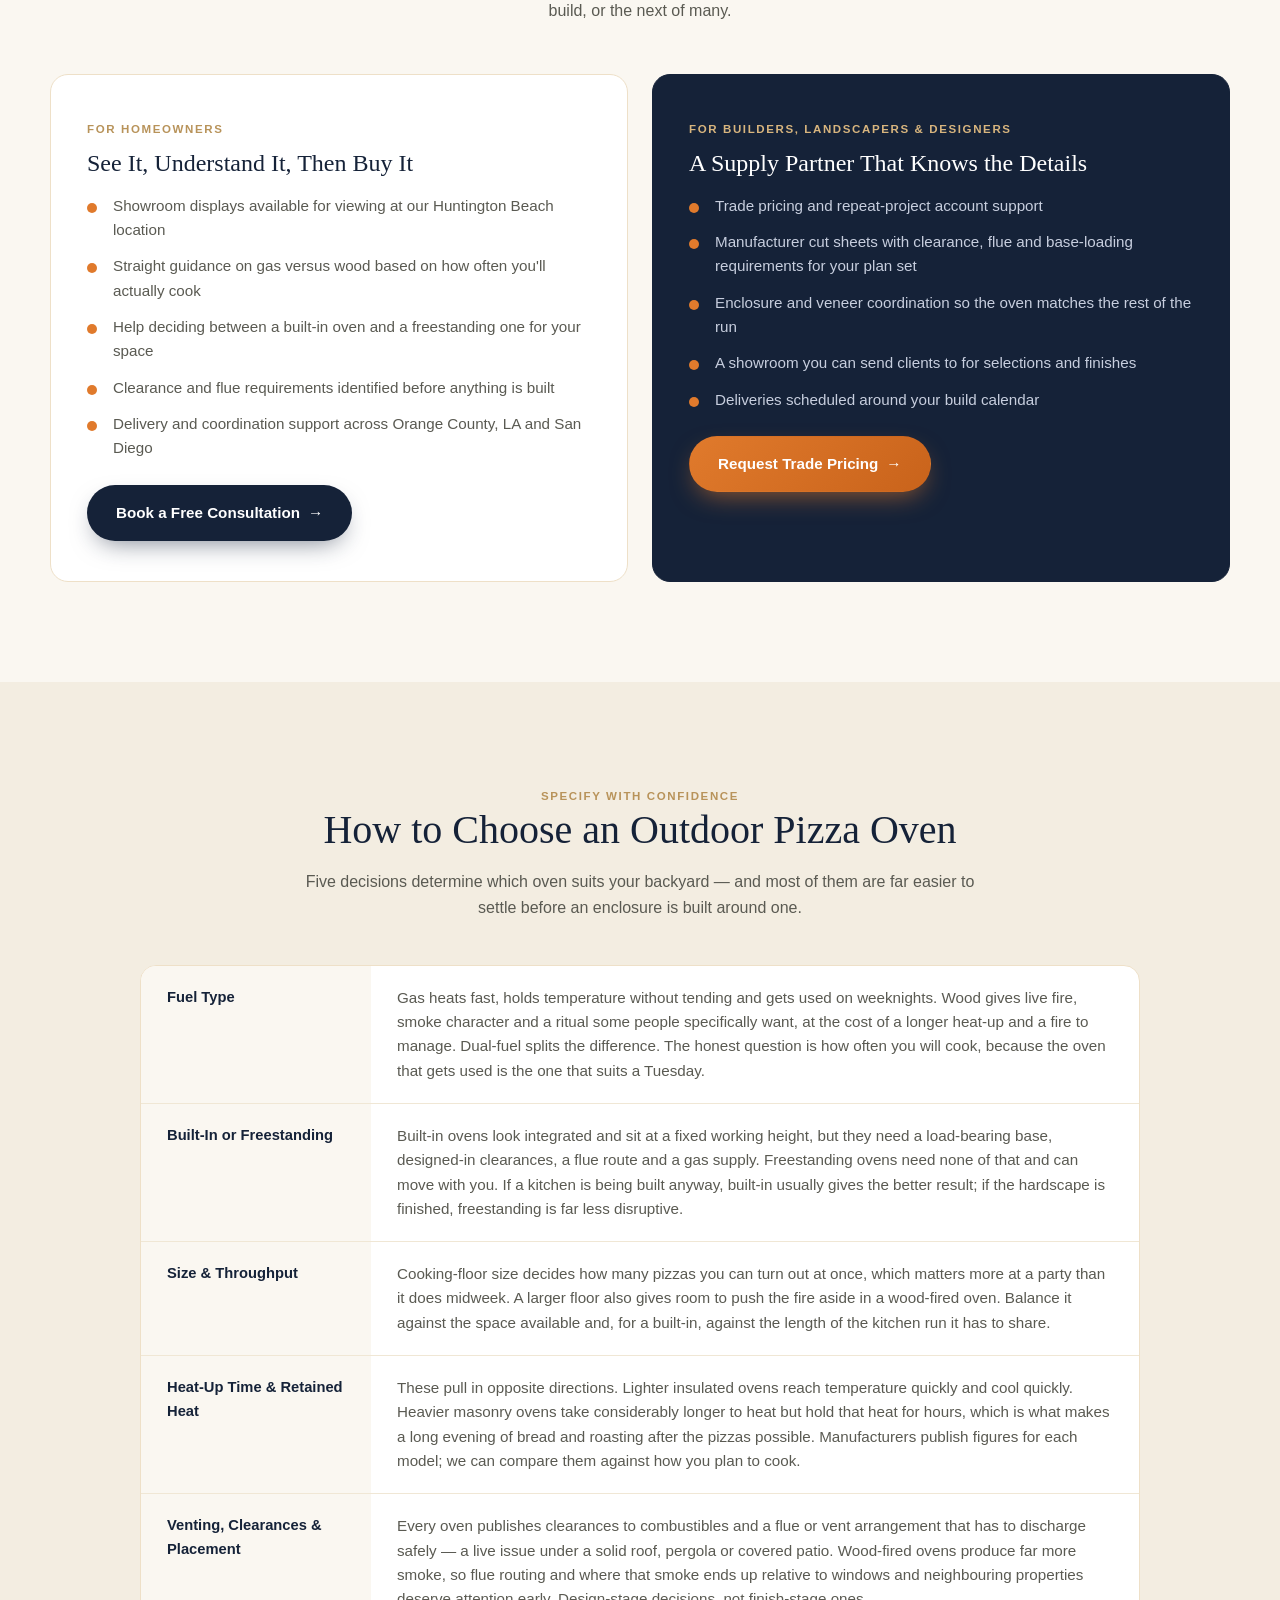
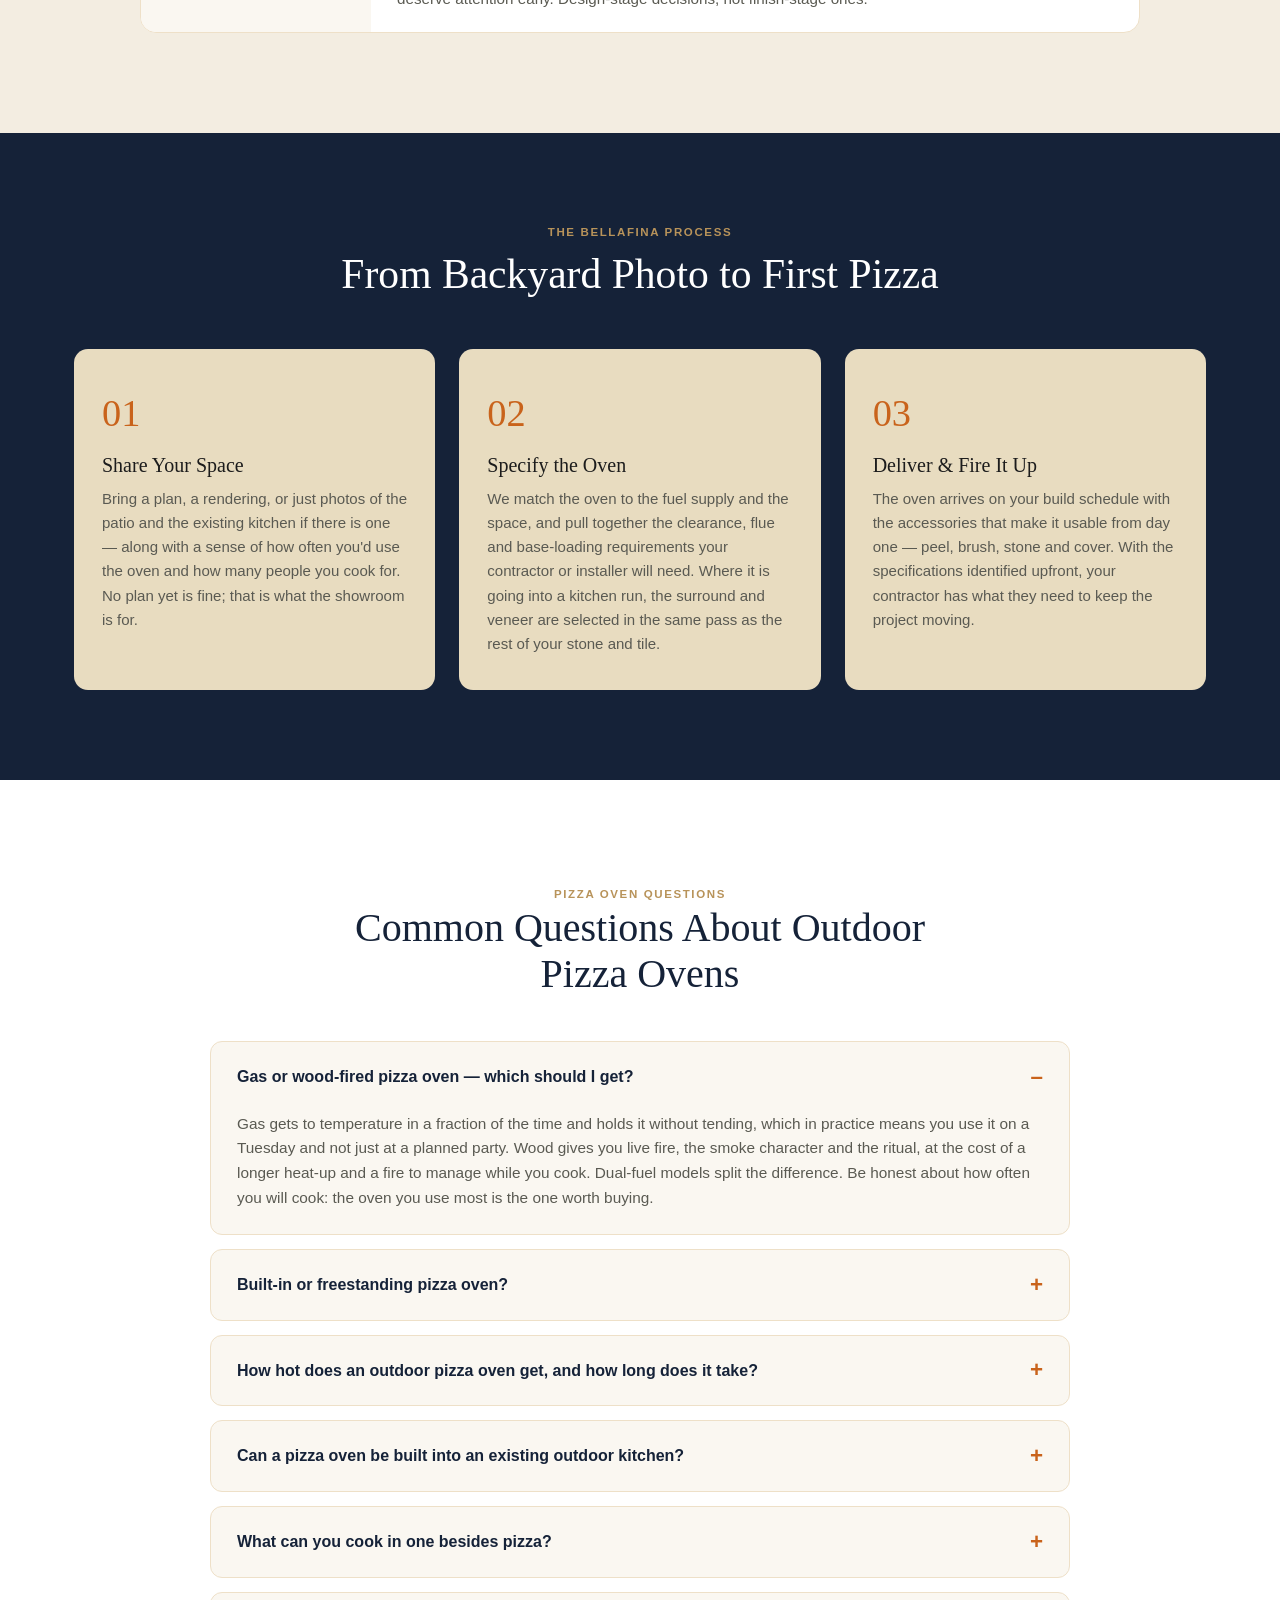
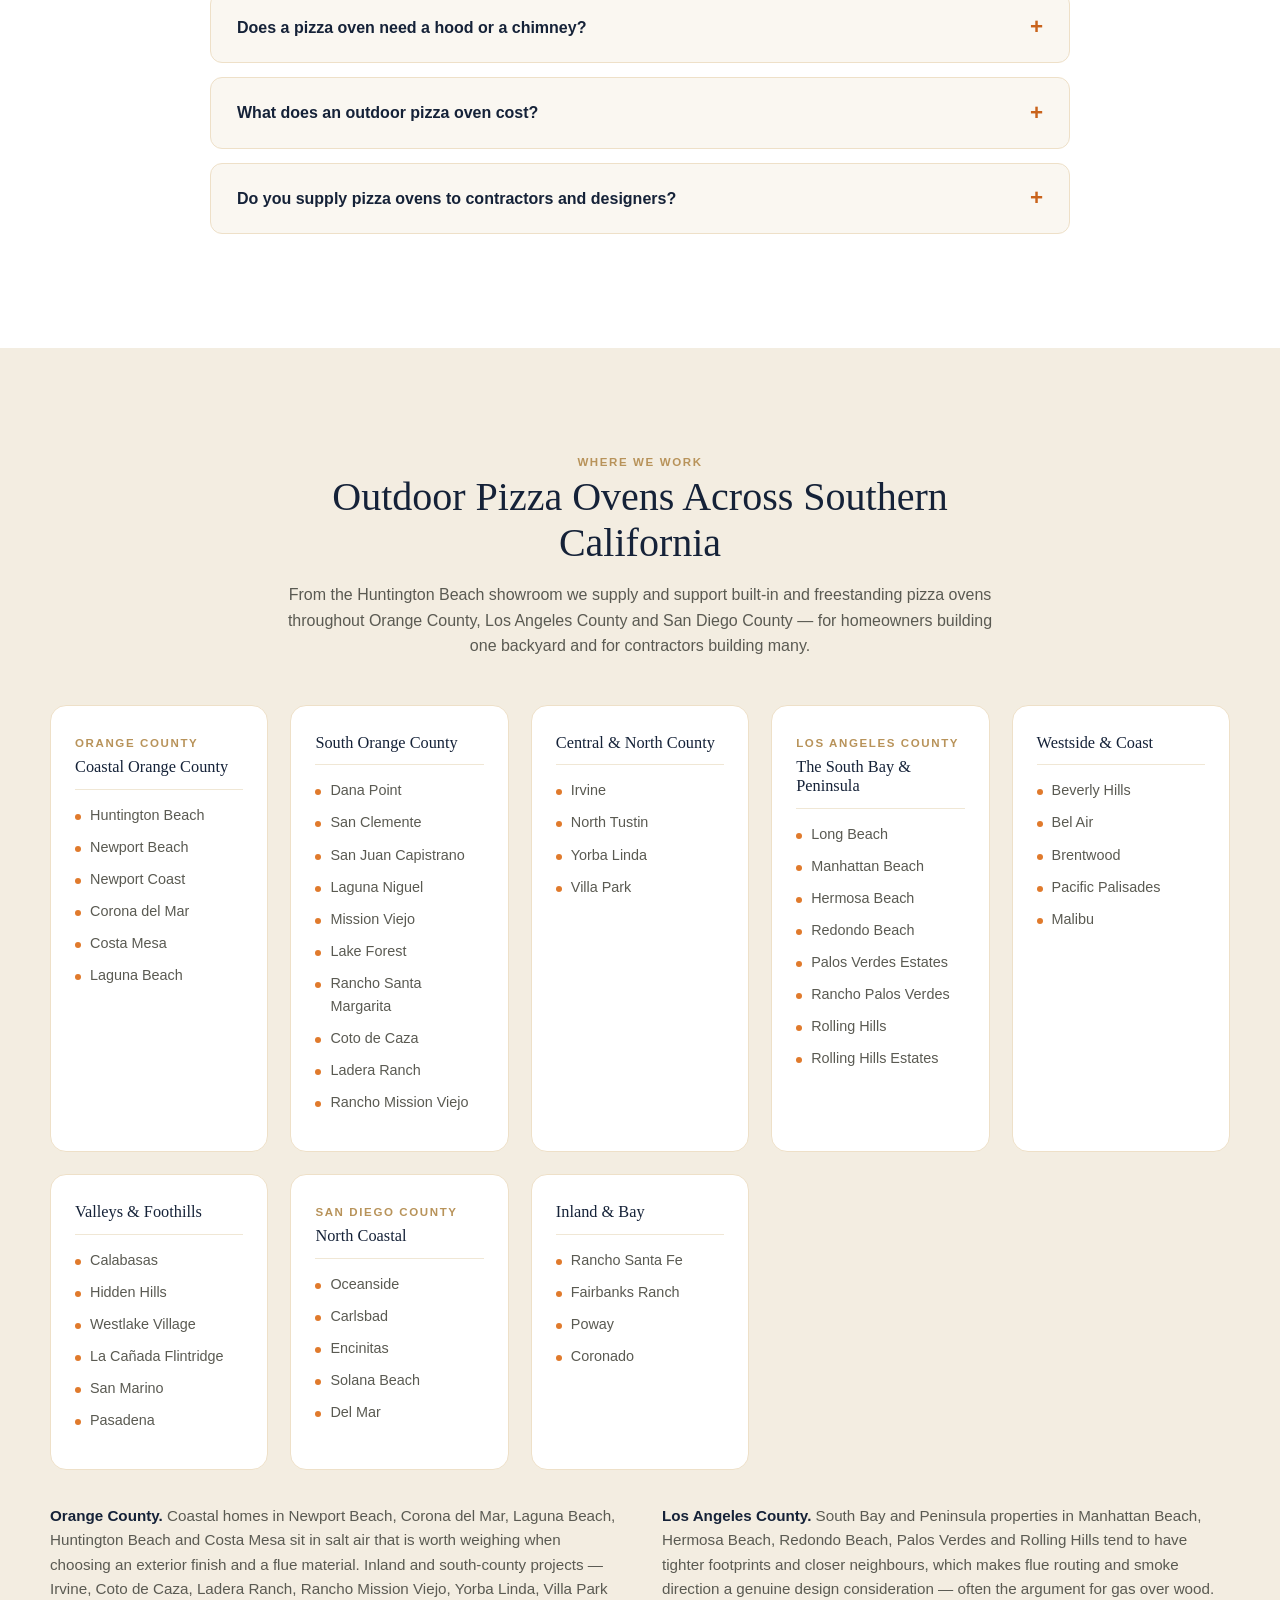
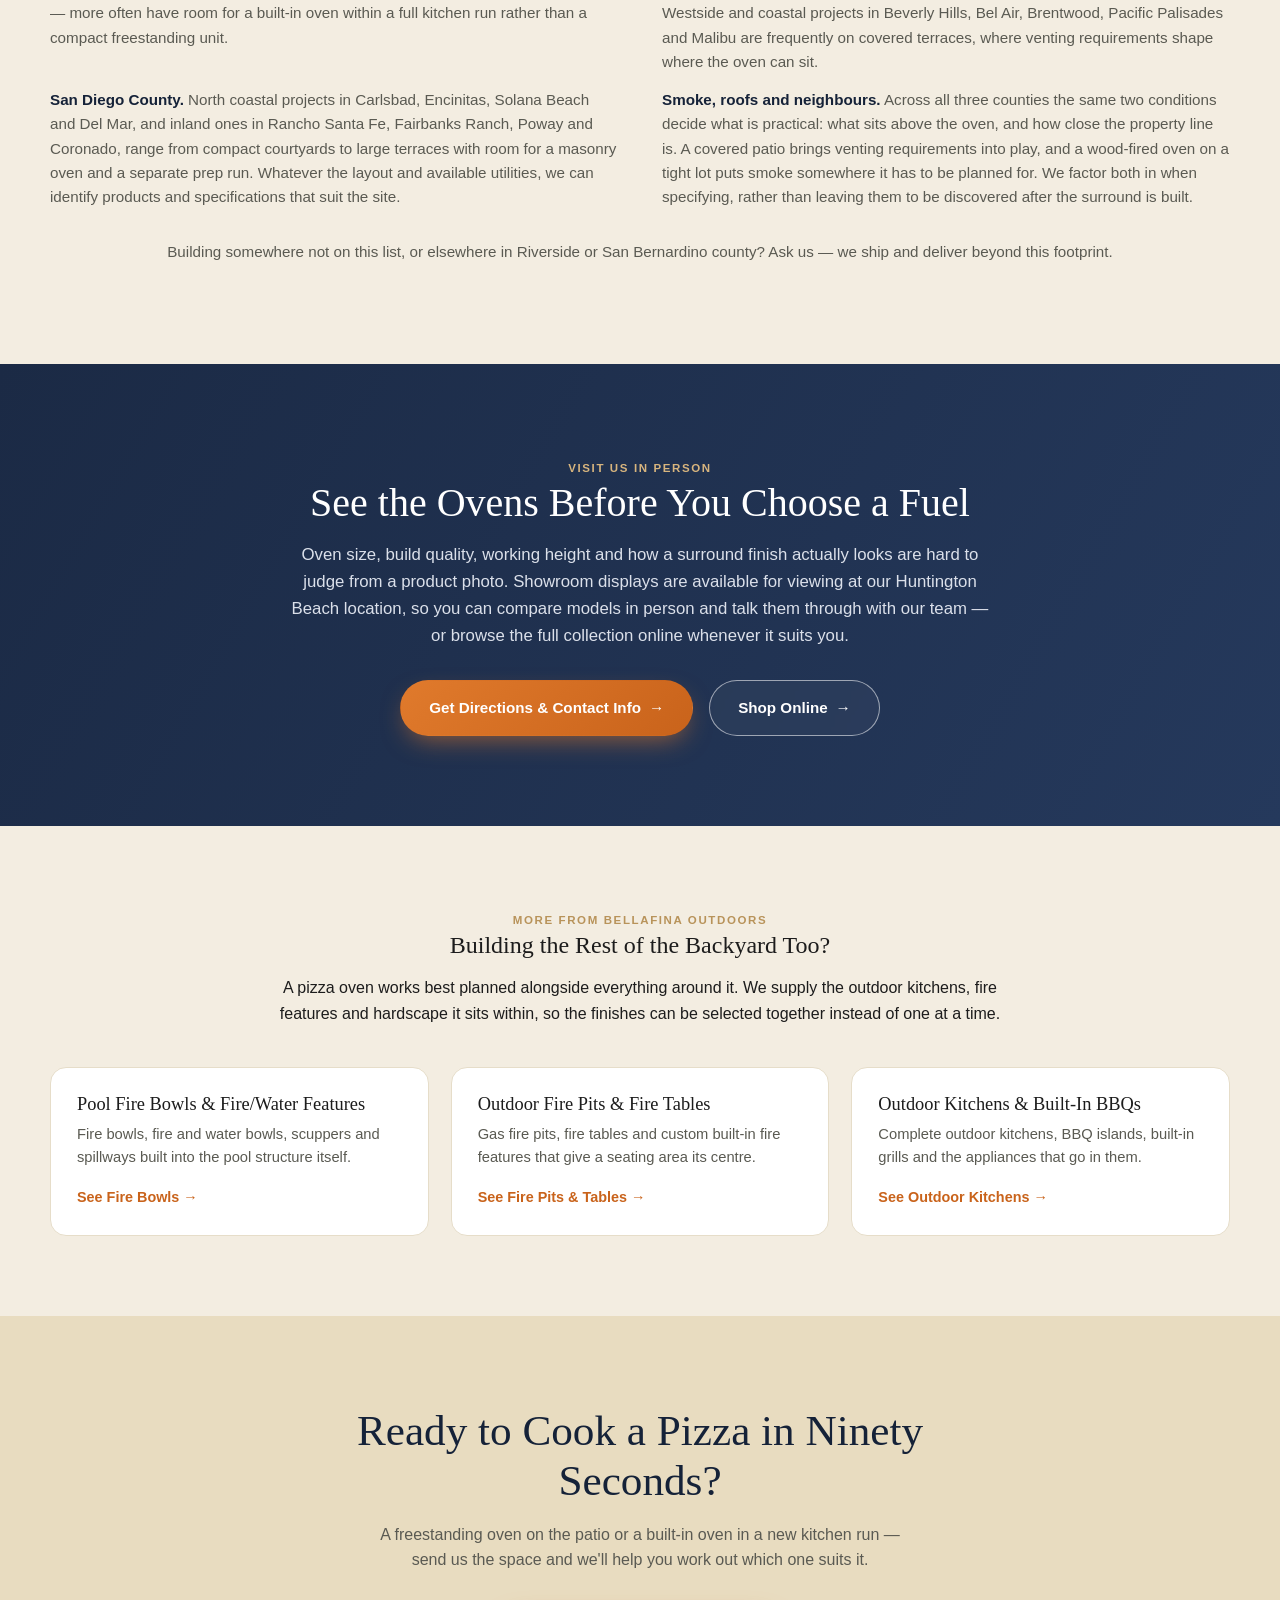
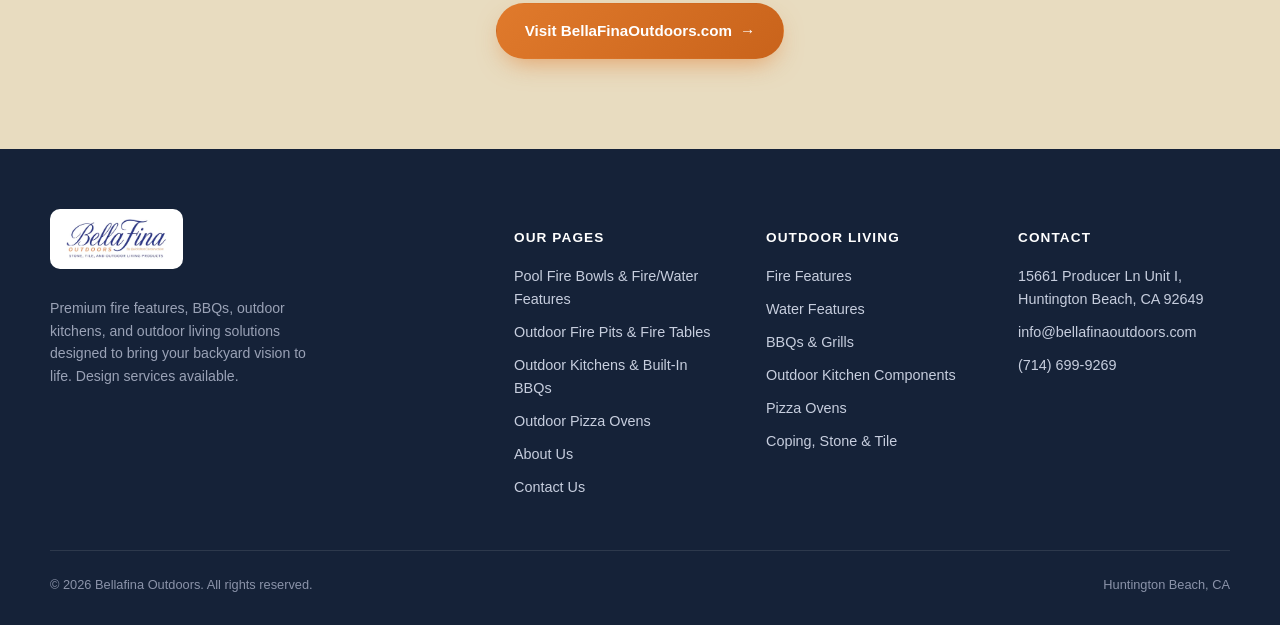
<file: outdoor-pizza-ovens.html>
<!DOCTYPE html>
<html lang="en">
<head>
<meta charset="UTF-8">
<meta name="viewport" content="width=device-width, initial-scale=1.0">
<title>Outdoor Pizza Ovens | Built-In &amp; Wood-Fired Pizza Ovens — Southern California</title>
<meta name="description" content="Outdoor pizza ovens from BellaFina Outdoors — built-in and freestanding, gas and wood-fired pizza ovens for backyards and outdoor kitchens across Orange County, Los Angeles and San Diego. Huntington Beach showroom.">
<link rel="icon" type="image/png" sizes="32x32" href="assets/favicon-32.png">
<link rel="icon" type="image/png" sizes="512x512" href="assets/icon-512.png">
<link rel="apple-touch-icon" href="assets/apple-touch-icon.png">
<meta name="theme-color" content="#152238">
<link rel="canonical" href="https://fire-bowls.vercel.app/outdoor-pizza-ovens">
<meta property="og:title" content="Outdoor Pizza Ovens | BellaFina Outdoors">
<meta property="og:description" content="Built-in and freestanding outdoor pizza ovens, gas and wood-fired — designed, supplied and supported across Southern California.">
<meta property="og:type" content="website">
<meta property="og:url" content="https://fire-bowls.vercel.app/outdoor-pizza-ovens">
<meta property="og:image" content="https://fire-bowls.vercel.app/assets/hero-fire-bowl.webp">
<meta property="og:site_name" content="BellaFina Outdoors">
<meta name="twitter:card" content="summary_large_image">
<meta name="twitter:title" content="Outdoor Pizza Ovens | BellaFina Outdoors">
<meta name="twitter:description" content="Built-in and freestanding outdoor pizza ovens, gas and wood-fired — designed, supplied and supported across Southern California.">
<meta name="twitter:image" content="https://fire-bowls.vercel.app/assets/hero-fire-bowl.webp">
<link rel="stylesheet" href="assets/site.css">
</head>
<body data-lead-source="Outdoor pizza ovens page">

<header>
  <div class="nav-inner">
    <a class="logo" href="https://www.bellafinaoutdoors.com/?utm_source=fire-bowls-lp&amp;utm_medium=landing_page&amp;utm_campaign=pizza_ovens&amp;utm_content=header_logo" target="_blank" rel="noopener">
      <img src="assets/logo.webp" alt="BellaFina Outdoors">
    </a>
    <nav class="links">
      <a href="/">Fire Bowls</a>
      <a href="/fire-pits-fire-tables">Fire Pits &amp; Tables</a>
      <a href="/outdoor-kitchens-bbq">Outdoor Kitchens</a>
      <a href="/outdoor-pizza-ovens" aria-current="page">Pizza Ovens</a>
      <a href="#areas">Service Area</a>
      <a href="#faq">FAQ</a>
    </nav>
    <div class="header-ctas">
      <a class="btn btn-ghost" href="https://www.bellafinaoutdoors.com/shop?utm_source=fire-bowls-lp&amp;utm_medium=landing_page&amp;utm_campaign=pizza_ovens&amp;utm_content=header_shop" target="_blank" rel="noopener">Shop</a>
      <a class="btn btn-primary" href="https://www.bellafinaoutdoors.com/contact?utm_source=fire-bowls-lp&amp;utm_medium=landing_page&amp;utm_campaign=pizza_ovens&amp;utm_content=header_contact" target="_blank" rel="noopener">Contact Us</a>
    </div>
  </div>
</header>

<section class="hero hero-oven" id="top">
  <div class="hero-ring"></div>
  <div class="hero-grid">
    <div class="hero-inner">
      <span class="eyebrow">Backyards &amp; Outdoor Kitchens — Orange County, LA &amp; San Diego</span>
      <h1>Outdoor Pizza Ovens, Built In or Freestanding, Gas or Wood-Fired</h1>
      <p class="sub">Residential pizza ovens for backyards and outdoor kitchens — selected with you, on display at our Huntington Beach showroom, and supported across Southern California.</p>
      <div class="cta-row">
        <a class="btn btn-primary" href="https://www.bellafinaoutdoors.com/shop?utm_source=fire-bowls-lp&amp;utm_medium=landing_page&amp;utm_campaign=pizza_ovens&amp;utm_content=hero_shop_pizza_ovens" target="_blank" rel="noopener">Shop Pizza Ovens <span class="btn-arrow">&rarr;</span></a>
        <a class="btn btn-outline" href="#types">Compare Oven Types <span class="btn-arrow">&rarr;</span></a>
      </div>
    </div>

    <form class="lead-card" id="lead-form">
      <h3>Choose Your Pizza Oven</h3>
      <p class="lead-sub">Tell us where the oven would sit and how often you'd use it. We'll come back with the options worth considering and pricing — usually within one business day.</p>

      <div class="lead-error" id="lead-error" role="alert"></div>
      <div class="lead-fields">
        <div class="lead-field">
          <label for="lead-name">Full Name</label>
          <input id="lead-name" type="text" name="name" placeholder="Jane Smith" required>
        </div>
        <div class="lead-field">
          <label for="lead-phone">Phone Number</label>
          <input id="lead-phone" type="tel" name="phone" placeholder="(714) 000-0000" required>
        </div>
        <div class="lead-field">
          <label for="lead-email">Email</label>
          <input id="lead-email" type="email" name="email" placeholder="you@email.com" required>
        </div>
        <div class="lead-field">
          <label for="lead-interest">I'm Interested In</label>
          <select id="lead-interest" name="interest">
            <option>Built-In Pizza Oven</option>
            <option>Freestanding Pizza Oven</option>
            <option>Gas-Fired</option>
            <option>Wood-Fired</option>
            <option>Pizza Oven Within an Outdoor Kitchen</option>
            <option>Trade / Contractor Pricing</option>
          </select>
        </div>

        <button type="submit" class="btn btn-primary">Request My Free Quote <span class="btn-arrow">&rarr;</span></button>
        <p class="lead-note">No obligation. We typically respond within 1 business day.</p>
      </div>
      <div class="lead-status" id="lead-status" role="status" aria-live="polite">
        <div class="tick">&#10003;</div>
        <h4>Thanks &mdash; we've got it</h4>
        <p>Our team will follow up with options, sizing and pricing, usually within one business day.</p>
      </div>
    </form>
  </div>
</section>

<div class="trust-strip">
  <div class="wrap">
    <span><svg viewBox="0 0 24 24" fill="currentColor"><circle cx="12" cy="12" r="10"/></svg>Showroom Displays To View</span>
    <span><svg viewBox="0 0 24 24" fill="currentColor"><circle cx="12" cy="12" r="10"/></svg>Gas, Wood-Fired &amp; Dual Fuel</span>
    <span><svg viewBox="0 0 24 24" fill="currentColor"><circle cx="12" cy="12" r="10"/></svg>Built-In or Freestanding</span>
    <span><svg viewBox="0 0 24 24" fill="currentColor"><circle cx="12" cy="12" r="10"/></svg>Trade Pricing for Contractors</span>
  </div>
</div>

<section class="lede">
  <div class="wrap">
    <span class="eyebrow">Why a Pizza Oven</span>
    <h2>The One Appliance That Turns Cooking Into the Entertainment</h2>
    <p class="first">A grill is something the host disappears to. A pizza oven is the opposite — it works fast enough that people stand around it, stretch their own dough, watch a pizza cook in a couple of minutes and eat it standing up. It changes the shape of an evening more than almost anything else you can put in a backyard.</p>
    <p>It also does something a domestic kitchen cannot. The floor temperature a dedicated oven reaches is what produces a properly cooked base and a leopard-spotted crust; a conventional indoor oven simply does not get there. And when the pizzas are finished, the retained heat is still good for bread, roasted vegetables, whole fish or a slow-cooked shoulder.</p>
    <p class="pull">The oven that ends up being used every other week is the one that heats fast enough for a weeknight. Everything else is a party appliance.</p>
    <p>BellaFina Outdoors is an outdoor living design center. We help homeowners and trade professionals weigh fuel type, built-in versus freestanding, size, clearances and flue routing — and coordinate the oven with the outdoor kitchen, fire features, stone and tile going in around it.</p>
  </div>
</section>

<section class="split" id="fuel">
  <div class="wrap">
    <div>
      <span class="eyebrow">Gas Pizza Ovens</span>
      <h2>Gas Pizza Ovens: Hot Enough on a Tuesday</h2>
      <p>The strongest argument for gas is frequency. It reaches cooking temperature quickly, holds it without anyone tending a fire, and shuts off when you're done — which is what turns a pizza oven from a weekend event into something you use on a weeknight after work. Temperature control is steady enough that the first pizza and the tenth come out the same.</p>
      <p>Gas ovens are also the easier ones to build into an outdoor kitchen run, since the fuel supply is the same one already feeding the grill and the venting arrangement is generally simpler than a wood-fired flue.</p>
      <ul>
        <li>Fast heat-up and steady temperature with no fire to manage</li>
        <li>Natural gas or propane, matched to the supply already at the kitchen</li>
        <li>Built-in and freestanding models across a range of sizes</li>
        <li>Dual-fuel options where you want gas convenience and wood character</li>
      </ul>
      <a class="btn btn-navy" href="https://www.bellafinaoutdoors.com/shop?utm_source=fire-bowls-lp&amp;utm_medium=landing_page&amp;utm_campaign=pizza_ovens&amp;utm_content=split_gas_pizza_ovens" target="_blank" rel="noopener">Shop Gas Pizza Ovens <span class="btn-arrow">&rarr;</span></a>
    </div>
    <div class="visual visual-fire">
      <svg viewBox="0 0 24 24" fill="none" stroke="rgba(255,255,255,.85)" stroke-width="1.2" aria-hidden="true"><path d="M3 15a9 6 0 0 1 18 0z"/><path d="M8.5 15a3.5 2.5 0 0 1 7 0"/><path d="M3 15v3h18v-3"/><path d="M17 5.5c0 1.5-1.5 2-1.5 3.5"/></svg>
    </div>
  </div>
</section>

<section class="split reverse">
  <div class="wrap">
    <div>
      <span class="eyebrow">Wood-Fired Pizza Ovens</span>
      <h2>Wood-Fired Ovens: Live Fire, Smoke and the Ritual</h2>
      <p>A wood-fired oven asks more of you and gives something back that gas cannot: the smell, the live flame licking the dome, and a smoke character that carries into everything cooked after the pizzas are done. Building and managing the fire is part of the appeal for the people who want one — and a chore for the people who don't.</p>
      <p>Heavier masonry ovens take longer to come up to temperature but hold heat for hours afterwards, which makes them excellent for a long evening of cooking that starts with pizza and finishes with bread. The practical considerations are wood storage, flue routing and where the smoke ends up relative to windows and neighbours.</p>
      <ul>
        <li>Live fire, smoke character and high retained heat for cooking after the pizzas</li>
        <li>Masonry and insulated-dome constructions with different heat-up profiles</li>
        <li>Flue and clearance requirements identified before the enclosure is built</li>
        <li>Dual-fuel models for wood on the weekend and gas mid-week</li>
      </ul>
      <a class="btn btn-navy" href="https://www.bellafinaoutdoors.com/shop?utm_source=fire-bowls-lp&amp;utm_medium=landing_page&amp;utm_campaign=pizza_ovens&amp;utm_content=split_wood_fired_ovens" target="_blank" rel="noopener">Explore Wood-Fired Ovens <span class="btn-arrow">&rarr;</span></a>
    </div>
    <div class="visual visual-water">
      <svg viewBox="0 0 24 24" fill="none" stroke="rgba(255,255,255,.85)" stroke-width="1.2" aria-hidden="true"><path d="M4 16a8 6 0 0 1 16 0z"/><path d="M4 16v3h16v-3"/><path d="M12 8c-.8 2-2.5 3-2.5 5a2.5 2.5 0 0 0 5 0c0-1-.5-1.8-1-2.3.4 1-.2 1.8-.7 2-.5-1.2 0-2.5-.8-4.7z"/></svg>
    </div>
  </div>
</section>

<section class="categories" id="types">
  <div class="head">
    <span class="eyebrow">Shop by Oven Type</span>
    <h2>Built-In, Freestanding, Gas and Wood-Fired Pizza Ovens</h2>
    <p>Two decisions cover most of the ground — how it is installed, and what it burns. Everything else follows from those, including the clearances, the flue and where the oven can go.</p>
  </div>
  <div class="cat-grid">

    <div class="cat-card">
      <div class="icon"><svg viewBox="0 0 24 24" fill="none" stroke="#d8b57e" stroke-width="1.6"><path d="M3 15a9 6 0 0 1 18 0z"/><path d="M8.5 15a3.5 2.5 0 0 1 7 0"/><path d="M3 15v3h18v-3"/></svg></div>
      <h3>Built-In Pizza Ovens</h3>
      <p>Ovens that drop into an island or masonry enclosure and read as part of the outdoor kitchen run.</p>
      <a class="link" href="https://www.bellafinaoutdoors.com/shop?utm_source=fire-bowls-lp&amp;utm_medium=landing_page&amp;utm_campaign=pizza_ovens&amp;utm_content=card_built_in_ovens" target="_blank" rel="noopener">See Built-In Ovens &rarr;</a>
    </div>

    <div class="cat-card">
      <div class="icon"><svg viewBox="0 0 24 24" fill="none" stroke="#d8b57e" stroke-width="1.6"><path d="M4 14a8 5 0 0 1 16 0z"/><path d="M6 19v-5M18 19v-5"/><path d="M5 21h14"/></svg></div>
      <h3>Freestanding &amp; Cart Ovens</h3>
      <p>Move-in-ready ovens on a stand or cart — no construction, no trenching, and they can come with you.</p>
      <a class="link" href="https://www.bellafinaoutdoors.com/shop?utm_source=fire-bowls-lp&amp;utm_medium=landing_page&amp;utm_campaign=pizza_ovens&amp;utm_content=card_freestanding_ovens" target="_blank" rel="noopener">Browse Freestanding &rarr;</a>
    </div>

    <div class="cat-card">
      <div class="icon"><svg viewBox="0 0 24 24" fill="none" stroke="#d8b57e" stroke-width="1.6"><circle cx="12" cy="12" r="9"/><path d="M12 7v5l3 2"/></svg></div>
      <h3>Gas-Fired Pizza Ovens</h3>
      <p>Fast heat-up and steady temperature, on the same gas supply that already feeds the grill.</p>
      <a class="link" href="https://www.bellafinaoutdoors.com/shop?utm_source=fire-bowls-lp&amp;utm_medium=landing_page&amp;utm_campaign=pizza_ovens&amp;utm_content=card_gas_ovens" target="_blank" rel="noopener">Shop Gas Ovens &rarr;</a>
    </div>

    <div class="cat-card">
      <div class="icon"><svg viewBox="0 0 24 24" fill="none" stroke="#d8b57e" stroke-width="1.6"><path d="M12 3c-1.5 4-5 6-5 10a5 5 0 0 0 10 0c0-2-1-3.5-2-4.5.7 2-.3 3.5-1.3 4-1-2.5 0-5-1.7-9.5z"/></svg></div>
      <h3>Wood-Fired &amp; Dual-Fuel Ovens</h3>
      <p>Live fire and smoke character, with dual-fuel models for wood at the weekend and gas mid-week.</p>
      <a class="link" href="https://www.bellafinaoutdoors.com/shop?utm_source=fire-bowls-lp&amp;utm_medium=landing_page&amp;utm_campaign=pizza_ovens&amp;utm_content=card_wood_ovens" target="_blank" rel="noopener">Explore Wood-Fired &rarr;</a>
    </div>

    <div class="cat-card">
      <div class="icon"><svg viewBox="0 0 24 24" fill="none" stroke="#d8b57e" stroke-width="1.6"><rect x="2.5" y="8" width="19" height="11" rx="2"/><path d="M2.5 12h19"/><path d="M8 8V6h8v2"/></svg></div>
      <h3>Ovens Within an Outdoor Kitchen</h3>
      <p>Planned into the run from the start, so the cut-out, clearances and flue are designed in rather than retrofitted.</p>
      <a class="link" href="/outdoor-kitchens-bbq">See Outdoor Kitchens &rarr;</a>
    </div>

    <div class="cat-card">
      <div class="icon"><svg viewBox="0 0 24 24" fill="none" stroke="#d8b57e" stroke-width="1.6"><path d="M4 20h16"/><path d="M6 20V9h12v11"/><path d="M9 9c0-2 3-2.5 3-5 1.5 2 3 2.5 3 5"/></svg></div>
      <h3>Enclosures, Bases &amp; Flues</h3>
      <p>The load-bearing base, surround and flue arrangement a built-in oven needs, specified alongside it.</p>
      <a class="link" href="https://www.bellafinaoutdoors.com/outdoor-living-solutions/fire-features?utm_source=fire-bowls-lp&amp;utm_medium=landing_page&amp;utm_campaign=pizza_ovens&amp;utm_content=card_enclosures" target="_blank" rel="noopener">Plan an Enclosure &rarr;</a>
    </div>

    <div class="cat-card">
      <div class="icon"><svg viewBox="0 0 24 24" fill="none" stroke="#d8b57e" stroke-width="1.6"><rect x="3" y="3" width="8" height="8"/><rect x="13" y="3" width="8" height="8"/><rect x="3" y="13" width="8" height="8"/><rect x="13" y="13" width="8" height="8"/></svg></div>
      <h3>Veneer, Stone &amp; Tile</h3>
      <p>The stone, tile and finish that wrap the oven surround — selected in the same pass as the hardscape.</p>
      <a class="link" href="https://www.bellafinaoutdoors.com/outdoor-living-solutions/stone-and-tile?utm_source=fire-bowls-lp&amp;utm_medium=landing_page&amp;utm_campaign=pizza_ovens&amp;utm_content=card_stone_tile" target="_blank" rel="noopener">Browse Stone &amp; Tile &rarr;</a>
    </div>

    <div class="cat-card" style="background:var(--navy);border-color:var(--navy);">
      <h3 style="color:#fff;">Not Sure Which Fuel Suits You?</h3>
      <p style="color:#c7cede;">Tell us where the oven would sit and how often you'd realistically use it. We'll tell you honestly which direction makes sense.</p>
      <a class="link" style="color:var(--gold-light);" href="#top" data-quote-modal>Get a Free Consultation &rarr;</a>
    </div>

  </div>
</section>

<section class="audience" id="who">
  <div class="head">
    <span class="eyebrow">Who We Work With</span>
    <h2>Pizza Ovens for Homeowners and Trade Professionals</h2>
    <p>The same catalog, supported two different ways — whether this is the one backyard you will ever build, or the next of many.</p>
  </div>
  <div class="aud-grid">
    <div class="aud-card">
      <span class="eyebrow">For Homeowners</span>
      <h3>See It, Understand It, Then Buy It</h3>
      <ul>
        <li>Showroom displays available for viewing at our Huntington Beach location</li>
        <li>Straight guidance on gas versus wood based on how often you'll actually cook</li>
        <li>Help deciding between a built-in oven and a freestanding one for your space</li>
        <li>Clearance and flue requirements identified before anything is built</li>
        <li>Delivery and coordination support across Orange County, LA and San Diego</li>
      </ul>
      <a class="btn btn-navy" href="#top" data-quote-modal>Book a Free Consultation <span class="btn-arrow">&rarr;</span></a>
    </div>
    <div class="aud-card pro">
      <span class="eyebrow">For Builders, Landscapers &amp; Designers</span>
      <h3>A Supply Partner That Knows the Details</h3>
      <ul>
        <li>Trade pricing and repeat-project account support</li>
        <li>Manufacturer cut sheets with clearance, flue and base-loading requirements for your plan set</li>
        <li>Enclosure and veneer coordination so the oven matches the rest of the run</li>
        <li>A showroom you can send clients to for selections and finishes</li>
        <li>Deliveries scheduled around your build calendar</li>
      </ul>
      <a class="btn btn-primary" href="#top" data-quote-modal>Request Trade Pricing <span class="btn-arrow">&rarr;</span></a>
    </div>
  </div>
</section>

<section class="specs">
  <div class="head">
    <span class="eyebrow">Specify With Confidence</span>
    <h2>How to Choose an Outdoor Pizza Oven</h2>
    <p>Five decisions determine which oven suits your backyard — and most of them are far easier to settle before an enclosure is built around one.</p>
  </div>
  <dl class="spec-table">
    <div class="spec-row"><dt>Fuel Type</dt><dd>Gas heats fast, holds temperature without tending and gets used on weeknights. Wood gives live fire, smoke character and a ritual some people specifically want, at the cost of a longer heat-up and a fire to manage. Dual-fuel splits the difference. The honest question is how often you will cook, because the oven that gets used is the one that suits a Tuesday.</dd></div>
    <div class="spec-row"><dt>Built-In or Freestanding</dt><dd>Built-in ovens look integrated and sit at a fixed working height, but they need a load-bearing base, designed-in clearances, a flue route and a gas supply. Freestanding ovens need none of that and can move with you. If a kitchen is being built anyway, built-in usually gives the better result; if the hardscape is finished, freestanding is far less disruptive.</dd></div>
    <div class="spec-row"><dt>Size &amp; Throughput</dt><dd>Cooking-floor size decides how many pizzas you can turn out at once, which matters more at a party than it does midweek. A larger floor also gives room to push the fire aside in a wood-fired oven. Balance it against the space available and, for a built-in, against the length of the kitchen run it has to share.</dd></div>
    <div class="spec-row"><dt>Heat-Up Time &amp; Retained Heat</dt><dd>These pull in opposite directions. Lighter insulated ovens reach temperature quickly and cool quickly. Heavier masonry ovens take considerably longer to heat but hold that heat for hours, which is what makes a long evening of bread and roasting after the pizzas possible. Manufacturers publish figures for each model; we can compare them against how you plan to cook.</dd></div>
    <div class="spec-row"><dt>Venting, Clearances &amp; Placement</dt><dd>Every oven publishes clearances to combustibles and a flue or vent arrangement that has to discharge safely — a live issue under a solid roof, pergola or covered patio. Wood-fired ovens produce far more smoke, so flue routing and where that smoke ends up relative to windows and neighbouring properties deserve attention early. Design-stage decisions, not finish-stage ones.</dd></div>
  </dl>
</section>

<section class="process">
  <div class="wrap">
    <span class="eyebrow">The BellaFina Process</span>
    <h2>From Backyard Photo to First Pizza</h2>
    <div class="steps">
      <div class="step-card">
        <span class="num">01</span>
        <h3>Share Your Space</h3>
        <p>Bring a plan, a rendering, or just photos of the patio and the existing kitchen if there is one — along with a sense of how often you'd use the oven and how many people you cook for. No plan yet is fine; that is what the showroom is for.</p>
      </div>
      <div class="step-card">
        <span class="num">02</span>
        <h3>Specify the Oven</h3>
        <p>We match the oven to the fuel supply and the space, and pull together the clearance, flue and base-loading requirements your contractor or installer will need. Where it is going into a kitchen run, the surround and veneer are selected in the same pass as the rest of your stone and tile.</p>
      </div>
      <div class="step-card">
        <span class="num">03</span>
        <h3>Deliver &amp; Fire It Up</h3>
        <p>The oven arrives on your build schedule with the accessories that make it usable from day one — peel, brush, stone and cover. With the specifications identified upfront, your contractor has what they need to keep the project moving.</p>
      </div>
    </div>
  </div>
</section>

<section class="faq" id="faq">
  <div class="head">
    <span class="eyebrow">Pizza Oven Questions</span>
    <h2>Common Questions About Outdoor Pizza Ovens</h2>
  </div>
  <div class="faq-list">
    <details class="faq-item" open>
      <summary>Gas or wood-fired pizza oven — which should I get?</summary>
      <p>Gas gets to temperature in a fraction of the time and holds it without tending, which in practice means you use it on a Tuesday and not just at a planned party. Wood gives you live fire, the smoke character and the ritual, at the cost of a longer heat-up and a fire to manage while you cook. Dual-fuel models split the difference. Be honest about how often you will cook: the oven you use most is the one worth buying.</p>
    </details>
    <details class="faq-item">
      <summary>Built-in or freestanding pizza oven?</summary>
      <p>A built-in oven drops into an island or a masonry enclosure and becomes part of the kitchen run — it looks integrated, it sits at a fixed working height, and it needs its cut-out, clearances and gas supply designed in from the start. A freestanding oven arrives on a cart or a stand, needs no construction, and can be moved or taken with you. If the outdoor kitchen is being built anyway, built-in is usually the better result; if it already exists, freestanding is far less disruptive.</p>
    </details>
    <details class="faq-item">
      <summary>How hot does an outdoor pizza oven get, and how long does it take?</summary>
      <p>Neapolitan-style pizza is generally cooked at very high floor temperatures, which is why a dedicated oven produces a result a domestic kitchen oven cannot. Heat-up time varies enormously by design: compact gas ovens reach cooking temperature quickly, while heavier masonry ovens take considerably longer but hold heat far better afterwards. Manufacturers publish figures for each model, and we can compare them against how you plan to cook.</p>
    </details>
    <details class="faq-item">
      <summary>Can a pizza oven be built into an existing outdoor kitchen?</summary>
      <p>Sometimes, but it is more involved than swapping a grill. A built-in oven needs a load-bearing base, its published clearances to combustibles, correct venting, and a gas line if it is gas-fired — and a wood-fired oven adds a flue that has to terminate safely. Retrofitting into an existing island usually means opening up part of the run. Where that is impractical, a countertop or freestanding model gets you cooking without the construction.</p>
    </details>
    <details class="faq-item">
      <summary>What can you cook in one besides pizza?</summary>
      <p>More than most people expect, and the retained heat is the reason: after the pizza is done the oven stays hot for hours. Roasted vegetables, whole fish, bread, focaccia, slow-roasted meats and cast-iron dishes all work well. Wood-fired ovens in particular give a smoke character that carries into everything cooked after the fire has burned down.</p>
    </details>
    <details class="faq-item">
      <summary>Does a pizza oven need a hood or a chimney?</summary>
      <p>Every oven has a flue or vent arrangement specified by its manufacturer, and it has to discharge safely — which is a live question when the oven sits under a solid roof, a pergola or a covered patio. Wood-fired ovens produce far more smoke and need particular attention to flue routing and to where that smoke ends up relative to windows and neighbouring properties. Settle this at design stage; it is not a finish detail.</p>
    </details>
    <details class="faq-item">
      <summary>What does an outdoor pizza oven cost?</summary>
      <p>The range is broad. A compact freestanding gas oven is a single purchase. A built-in oven in a custom masonry enclosure adds the base, the veneer, the flue, the gas work and the labour, and lands considerably higher. Tell us whether you are leaning built-in or freestanding, gas or wood, and we can give you a realistic figure to plan against.</p>
    </details>
    <details class="faq-item">
      <summary>Do you supply pizza ovens to contractors and designers?</summary>
      <p>Yes. We work with landscape contractors, builders and designers throughout Southern California — trade pricing, manufacturer cut sheets with clearance and flue requirements for your plan set, enclosure and veneer coordination, and deliveries scheduled around your build calendar.</p>
    </details>
  </div>
</section>

<section class="areas" id="areas">
  <div class="head">
    <span class="eyebrow">Where We Work</span>
    <h2>Outdoor Pizza Ovens Across Southern California</h2>
    <p>From the Huntington Beach showroom we supply and support built-in and freestanding pizza ovens throughout Orange County, Los Angeles County and San Diego County — for homeowners building one backyard and for contractors building many.</p>
  </div>
  <div class="area-grid area-grid-wide">
      <div class="area-col">
        <p class="area-county">Orange County</p>
        <h3>Coastal Orange County</h3>
        <ul>
          <li>Huntington Beach</li>
          <li>Newport Beach</li>
          <li>Newport Coast</li>
          <li>Corona del Mar</li>
          <li>Costa Mesa</li>
          <li>Laguna Beach</li>
        </ul>
      </div>
      <div class="area-col">
        <h3>South Orange County</h3>
        <ul>
          <li>Dana Point</li>
          <li>San Clemente</li>
          <li>San Juan Capistrano</li>
          <li>Laguna Niguel</li>
          <li>Mission Viejo</li>
          <li>Lake Forest</li>
          <li>Rancho Santa Margarita</li>
          <li>Coto de Caza</li>
          <li>Ladera Ranch</li>
          <li>Rancho Mission Viejo</li>
        </ul>
      </div>
      <div class="area-col">
        <h3>Central &amp; North County</h3>
        <ul>
          <li>Irvine</li>
          <li>North Tustin</li>
          <li>Yorba Linda</li>
          <li>Villa Park</li>
        </ul>
      </div>
      <div class="area-col">
        <p class="area-county">Los Angeles County</p>
        <h3>The South Bay &amp; Peninsula</h3>
        <ul>
          <li>Long Beach</li>
          <li>Manhattan Beach</li>
          <li>Hermosa Beach</li>
          <li>Redondo Beach</li>
          <li>Palos Verdes Estates</li>
          <li>Rancho Palos Verdes</li>
          <li>Rolling Hills</li>
          <li>Rolling Hills Estates</li>
        </ul>
      </div>
      <div class="area-col">
        <h3>Westside &amp; Coast</h3>
        <ul>
          <li>Beverly Hills</li>
          <li>Bel Air</li>
          <li>Brentwood</li>
          <li>Pacific Palisades</li>
          <li>Malibu</li>
        </ul>
      </div>
      <div class="area-col">
        <h3>Valleys &amp; Foothills</h3>
        <ul>
          <li>Calabasas</li>
          <li>Hidden Hills</li>
          <li>Westlake Village</li>
          <li>La Ca&ntilde;ada Flintridge</li>
          <li>San Marino</li>
          <li>Pasadena</li>
        </ul>
      </div>
      <div class="area-col">
        <p class="area-county">San Diego County</p>
        <h3>North Coastal</h3>
        <ul>
          <li>Oceanside</li>
          <li>Carlsbad</li>
          <li>Encinitas</li>
          <li>Solana Beach</li>
          <li>Del Mar</li>
        </ul>
      </div>
      <div class="area-col">
        <h3>Inland &amp; Bay</h3>
        <ul>
          <li>Rancho Santa Fe</li>
          <li>Fairbanks Ranch</li>
          <li>Poway</li>
          <li>Coronado</li>
        </ul>
      </div>
  </div>
  <div class="area-copy">
    <p><strong>Orange County.</strong> Coastal homes in Newport Beach, Corona del Mar, Laguna Beach, Huntington Beach and Costa Mesa sit in salt air that is worth weighing when choosing an exterior finish and a flue material. Inland and south-county projects — Irvine, Coto de Caza, Ladera Ranch, Rancho Mission Viejo, Yorba Linda, Villa Park — more often have room for a built-in oven within a full kitchen run rather than a compact freestanding unit.</p>
    <p><strong>Los Angeles County.</strong> South Bay and Peninsula properties in Manhattan Beach, Hermosa Beach, Redondo Beach, Palos Verdes and Rolling Hills tend to have tighter footprints and closer neighbours, which makes flue routing and smoke direction a genuine design consideration — often the argument for gas over wood. Westside and coastal projects in Beverly Hills, Bel Air, Brentwood, Pacific Palisades and Malibu are frequently on covered terraces, where venting requirements shape where the oven can sit.</p>
    <p><strong>San Diego County.</strong> North coastal projects in Carlsbad, Encinitas, Solana Beach and Del Mar, and inland ones in Rancho Santa Fe, Fairbanks Ranch, Poway and Coronado, range from compact courtyards to large terraces with room for a masonry oven and a separate prep run. Whatever the layout and available utilities, we can identify products and specifications that suit the site.</p>
    <p><strong>Smoke, roofs and neighbours.</strong> Across all three counties the same two conditions decide what is practical: what sits above the oven, and how close the property line is. A covered patio brings venting requirements into play, and a wood-fired oven on a tight lot puts smoke somewhere it has to be planned for. We factor both in when specifying, rather than leaving them to be discovered after the surround is built.</p>
  </div>
  <p class="area-note">Building somewhere not on this list, or elsewhere in Riverside or San Bernardino county? Ask us — we ship and deliver beyond this footprint.</p>
</section>

<section class="showroom" id="showroom">
  <div class="wrap" style="margin:0 auto;">
    <span class="eyebrow" style="color:var(--gold-light);">Visit Us in Person</span>
    <h2>See the Ovens Before You Choose a Fuel</h2>
    <p>Oven size, build quality, working height and how a surround finish actually looks are hard to judge from a product photo. Showroom displays are available for viewing at our Huntington Beach location, so you can compare models in person and talk them through with our team — or browse the full collection online whenever it suits you.</p>
    <div class="cta-row">
      <a class="btn btn-primary" href="https://www.bellafinaoutdoors.com/contact?utm_source=fire-bowls-lp&amp;utm_medium=landing_page&amp;utm_campaign=pizza_ovens&amp;utm_content=showroom_directions" target="_blank" rel="noopener">Get Directions &amp; Contact Info <span class="btn-arrow">&rarr;</span></a>
      <a class="btn btn-outline" href="https://www.bellafinaoutdoors.com/shop?utm_source=fire-bowls-lp&amp;utm_medium=landing_page&amp;utm_campaign=pizza_ovens&amp;utm_content=showroom_shop" target="_blank" rel="noopener">Shop Online <span class="btn-arrow">&rarr;</span></a>
    </div>
  </div>
</section>

<section class="siblings">
  <div class="head">
    <span class="eyebrow">More From BellaFina Outdoors</span>
    <h2>Building the Rest of the Backyard Too?</h2>
    <p>A pizza oven works best planned alongside everything around it. We supply the outdoor kitchens, fire features and hardscape it sits within, so the finishes can be selected together instead of one at a time.</p>
  </div>
  <div class="sib-grid">
    <div class="sib-card">
      <h3>Pool Fire Bowls &amp; Fire/Water Features</h3>
      <p>Fire bowls, fire and water bowls, scuppers and spillways built into the pool structure itself.</p>
      <a class="link" href="/">See Fire Bowls &rarr;</a>
    </div>
    <div class="sib-card">
      <h3>Outdoor Fire Pits &amp; Fire Tables</h3>
      <p>Gas fire pits, fire tables and custom built-in fire features that give a seating area its centre.</p>
      <a class="link" href="/fire-pits-fire-tables">See Fire Pits &amp; Tables &rarr;</a>
    </div>
    <div class="sib-card">
      <h3>Outdoor Kitchens &amp; Built-In BBQs</h3>
      <p>Complete outdoor kitchens, BBQ islands, built-in grills and the appliances that go in them.</p>
      <a class="link" href="/outdoor-kitchens-bbq">See Outdoor Kitchens &rarr;</a>
    </div>
  </div>
</section>

<section class="final-cta">
  <h2>Ready to Cook a Pizza in Ninety Seconds?</h2>
  <p>A freestanding oven on the patio or a built-in oven in a new kitchen run — send us the space and we'll help you work out which one suits it.</p>
  <a class="btn btn-primary" href="https://www.bellafinaoutdoors.com/?utm_source=fire-bowls-lp&amp;utm_medium=landing_page&amp;utm_campaign=pizza_ovens&amp;utm_content=final_cta" target="_blank" rel="noopener">Visit BellaFinaOutdoors.com <span class="btn-arrow">&rarr;</span></a>
</section>

<footer>
  <div class="footer-grid">
    <div>
      <a class="logo footer-logo" href="https://www.bellafinaoutdoors.com/?utm_source=fire-bowls-lp&amp;utm_medium=landing_page&amp;utm_campaign=pizza_ovens&amp;utm_content=footer_logo" target="_blank" rel="noopener" style="margin-bottom:14px;">
        <img src="assets/logo.webp" alt="BellaFina Outdoors">
      </a>
      <p style="font-size:.88rem;color:#9aa2b6;max-width:280px;">Premium fire features, BBQs, outdoor kitchens, and outdoor living solutions designed to bring your backyard vision to life. Design services available.</p>
    </div>
    <div>
      <h4>Our Pages</h4>
      <ul>
        <li><a href="/">Pool Fire Bowls &amp; Fire/Water Features</a></li>
        <li><a href="/fire-pits-fire-tables">Outdoor Fire Pits &amp; Fire Tables</a></li>
        <li><a href="/outdoor-kitchens-bbq">Outdoor Kitchens &amp; Built-In BBQs</a></li>
        <li><a href="/outdoor-pizza-ovens">Outdoor Pizza Ovens</a></li>
        <li><a href="https://www.bellafinaoutdoors.com/about?utm_source=fire-bowls-lp&amp;utm_medium=landing_page&amp;utm_campaign=pizza_ovens&amp;utm_content=footer_about" target="_blank" rel="noopener">About Us</a></li>
        <li><a href="https://www.bellafinaoutdoors.com/contact?utm_source=fire-bowls-lp&amp;utm_medium=landing_page&amp;utm_campaign=pizza_ovens&amp;utm_content=footer_contact" target="_blank" rel="noopener">Contact Us</a></li>
      </ul>
    </div>
    <div>
      <h4>Outdoor Living</h4>
      <ul>
        <li><a href="https://www.bellafinaoutdoors.com/outdoor-living-solutions/fire-features?utm_source=fire-bowls-lp&amp;utm_medium=landing_page&amp;utm_campaign=pizza_ovens&amp;utm_content=footer_fire_features" target="_blank" rel="noopener">Fire Features</a></li>
        <li><a href="https://www.bellafinaoutdoors.com/outdoor-living-solutions/water-features?utm_source=fire-bowls-lp&amp;utm_medium=landing_page&amp;utm_campaign=pizza_ovens&amp;utm_content=footer_water_features" target="_blank" rel="noopener">Water Features</a></li>
        <li><a href="https://www.bellafinaoutdoors.com/shop?utm_source=fire-bowls-lp&amp;utm_medium=landing_page&amp;utm_campaign=pizza_ovens&amp;utm_content=footer_bbqs" target="_blank" rel="noopener">BBQs &amp; Grills</a></li>
        <li><a href="https://www.bellafinaoutdoors.com/shop?utm_source=fire-bowls-lp&amp;utm_medium=landing_page&amp;utm_campaign=pizza_ovens&amp;utm_content=footer_kitchen_components" target="_blank" rel="noopener">Outdoor Kitchen Components</a></li>
        <li><a href="https://www.bellafinaoutdoors.com/shop?utm_source=fire-bowls-lp&amp;utm_medium=landing_page&amp;utm_campaign=pizza_ovens&amp;utm_content=footer_pizza_ovens" target="_blank" rel="noopener">Pizza Ovens</a></li>
        <li><a href="https://www.bellafinaoutdoors.com/outdoor-living-solutions/stone-and-tile?utm_source=fire-bowls-lp&amp;utm_medium=landing_page&amp;utm_campaign=pizza_ovens&amp;utm_content=footer_stone_tile" target="_blank" rel="noopener">Coping, Stone &amp; Tile</a></li>
      </ul>
    </div>
    <div>
      <h4>Contact</h4>
      <ul>
        <li>15661 Producer Ln Unit I,<br>Huntington Beach, CA 92649</li>
        <li><a href="mailto:info@bellafinaoutdoors.com">info@bellafinaoutdoors.com</a></li>
        <li><a href="tel:+17146999269">(714) 699-9269</a></li>
      </ul>
    </div>
  </div>
  <div class="footer-bottom">
    <span>&copy; 2026 Bellafina Outdoors. All rights reserved.</span>
    <span>Huntington Beach, CA</span>
  </div>
</footer>

<div class="modal" id="quote-modal" role="dialog" aria-modal="true" aria-labelledby="quote-modal-title" hidden>
  <div class="modal-backdrop" data-modal-close></div>
  <div class="modal-card">
    <button type="button" class="modal-close" data-modal-close aria-label="Close">&times;</button>
    <h3 id="quote-modal-title">Get Your Free Pizza Oven Quote</h3>
    <p class="modal-sub">Tell us where the oven is going and how you like to cook, and our team will follow up with options and pricing.</p>
    <div class="modal-embed-wrap" id="quote-embed-wrap">
      <div class="modal-loading">Loading the form&hellip;<br>
        <a href="https://api.leadconnectorhq.com/widget/form/iD7GLxxCdv51i6umUCJF" target="_blank" rel="noopener"
           style="color:var(--orange-dark);font-weight:600;">Open it in a new tab &rarr;</a></div>
      <iframe class="lead-embed" id="quote-modal-embed"
      data-src="https://api.leadconnectorhq.com/widget/form/iD7GLxxCdv51i6umUCJF"
      data-layout="{'id':'INLINE'}"
      data-form-name="Funnels Form"
      data-height="967"
      data-form-id="iD7GLxxCdv51i6umUCJF"
      data-cookie-consent="true"
      data-cookie-consent-provider="auto"
      title="Request a quote"></iframe>
    </div>
  </div>
</div>

<script type="application/ld+json">
{
  "@context": "https://schema.org",
  "@type": "Service",
  "name": "Outdoor Pizza Ovens",
  "serviceType": "Outdoor pizza oven supply and design",
  "description": "Outdoor pizza ovens from BellaFina Outdoors — built-in and freestanding, gas and wood-fired pizza ovens for backyards and outdoor kitchens across Orange County, Los Angeles and San Diego. Huntington Beach showroom.",
  "url": "https://fire-bowls.vercel.app/outdoor-pizza-ovens",
  "provider": {
    "@type": "HomeAndConstructionBusiness",
    "name": "BellaFina Outdoors",
    "telephone": "+1-714-699-9269",
    "email": "info@bellafinaoutdoors.com",
    "url": "https://www.bellafinaoutdoors.com/",
    "address": {
      "@type": "PostalAddress",
      "streetAddress": "15661 Producer Ln Unit I",
      "addressLocality": "Huntington Beach",
      "addressRegion": "CA",
      "postalCode": "92649",
      "addressCountry": "US"
    }
  },
  "areaServed": [
    {
      "@type": "City",
      "name": "Huntington Beach"
    },
    {
      "@type": "City",
      "name": "Newport Beach"
    },
    {
      "@type": "City",
      "name": "Newport Coast"
    },
    {
      "@type": "City",
      "name": "Corona del Mar"
    },
    {
      "@type": "City",
      "name": "Costa Mesa"
    },
    {
      "@type": "City",
      "name": "Laguna Beach"
    },
    {
      "@type": "City",
      "name": "Dana Point"
    },
    {
      "@type": "City",
      "name": "San Clemente"
    },
    {
      "@type": "City",
      "name": "San Juan Capistrano"
    },
    {
      "@type": "City",
      "name": "Laguna Niguel"
    },
    {
      "@type": "City",
      "name": "Mission Viejo"
    },
    {
      "@type": "City",
      "name": "Lake Forest"
    },
    {
      "@type": "City",
      "name": "Rancho Santa Margarita"
    },
    {
      "@type": "City",
      "name": "Coto de Caza"
    },
    {
      "@type": "City",
      "name": "Ladera Ranch"
    },
    {
      "@type": "City",
      "name": "Rancho Mission Viejo"
    },
    {
      "@type": "City",
      "name": "Irvine"
    },
    {
      "@type": "City",
      "name": "North Tustin"
    },
    {
      "@type": "City",
      "name": "Yorba Linda"
    },
    {
      "@type": "City",
      "name": "Villa Park"
    },
    {
      "@type": "City",
      "name": "Long Beach"
    },
    {
      "@type": "City",
      "name": "Manhattan Beach"
    },
    {
      "@type": "City",
      "name": "Hermosa Beach"
    },
    {
      "@type": "City",
      "name": "Redondo Beach"
    },
    {
      "@type": "City",
      "name": "Palos Verdes Estates"
    },
    {
      "@type": "City",
      "name": "Rancho Palos Verdes"
    },
    {
      "@type": "City",
      "name": "Rolling Hills"
    },
    {
      "@type": "City",
      "name": "Rolling Hills Estates"
    },
    {
      "@type": "City",
      "name": "Beverly Hills"
    },
    {
      "@type": "City",
      "name": "Bel Air"
    },
    {
      "@type": "City",
      "name": "Brentwood"
    },
    {
      "@type": "City",
      "name": "Pacific Palisades"
    },
    {
      "@type": "City",
      "name": "Malibu"
    },
    {
      "@type": "City",
      "name": "Calabasas"
    },
    {
      "@type": "City",
      "name": "Hidden Hills"
    },
    {
      "@type": "City",
      "name": "Westlake Village"
    },
    {
      "@type": "City",
      "name": "La Cañada Flintridge"
    },
    {
      "@type": "City",
      "name": "San Marino"
    },
    {
      "@type": "City",
      "name": "Pasadena"
    },
    {
      "@type": "City",
      "name": "Oceanside"
    },
    {
      "@type": "City",
      "name": "Carlsbad"
    },
    {
      "@type": "City",
      "name": "Encinitas"
    },
    {
      "@type": "City",
      "name": "Solana Beach"
    },
    {
      "@type": "City",
      "name": "Del Mar"
    },
    {
      "@type": "City",
      "name": "Rancho Santa Fe"
    },
    {
      "@type": "City",
      "name": "Fairbanks Ranch"
    },
    {
      "@type": "City",
      "name": "Poway"
    },
    {
      "@type": "City",
      "name": "Coronado"
    }
  ]
}
</script>

<script type="application/ld+json">
{
  "@context": "https://schema.org",
  "@type": "FAQPage",
  "mainEntity": [
    {
      "@type": "Question",
      "name": "Gas or wood-fired pizza oven — which should I get?",
      "acceptedAnswer": {
        "@type": "Answer",
        "text": "Gas gets to temperature in a fraction of the time and holds it without tending, which in practice means you use it on a Tuesday and not just at a planned party. Wood gives you live fire, the smoke character and the ritual, at the cost of a longer heat-up and a fire to manage while you cook. Dual-fuel models split the difference. Be honest about how often you will cook: the oven you use most is the one worth buying."
      }
    },
    {
      "@type": "Question",
      "name": "Built-in or freestanding pizza oven?",
      "acceptedAnswer": {
        "@type": "Answer",
        "text": "A built-in oven drops into an island or a masonry enclosure and becomes part of the kitchen run — it looks integrated, it sits at a fixed working height, and it needs its cut-out, clearances and gas supply designed in from the start. A freestanding oven arrives on a cart or a stand, needs no construction, and can be moved or taken with you. If the outdoor kitchen is being built anyway, built-in is usually the better result; if it already exists, freestanding is far less disruptive."
      }
    },
    {
      "@type": "Question",
      "name": "How hot does an outdoor pizza oven get, and how long does it take?",
      "acceptedAnswer": {
        "@type": "Answer",
        "text": "Neapolitan-style pizza is generally cooked at very high floor temperatures, which is why a dedicated oven produces a result a domestic kitchen oven cannot. Heat-up time varies enormously by design: compact gas ovens reach cooking temperature quickly, while heavier masonry ovens take considerably longer but hold heat far better afterwards. Manufacturers publish figures for each model, and we can compare them against how you plan to cook."
      }
    },
    {
      "@type": "Question",
      "name": "Can a pizza oven be built into an existing outdoor kitchen?",
      "acceptedAnswer": {
        "@type": "Answer",
        "text": "Sometimes, but it is more involved than swapping a grill. A built-in oven needs a load-bearing base, its published clearances to combustibles, correct venting, and a gas line if it is gas-fired — and a wood-fired oven adds a flue that has to terminate safely. Retrofitting into an existing island usually means opening up part of the run. Where that is impractical, a countertop or freestanding model gets you cooking without the construction."
      }
    },
    {
      "@type": "Question",
      "name": "What can you cook in one besides pizza?",
      "acceptedAnswer": {
        "@type": "Answer",
        "text": "More than most people expect, and the retained heat is the reason: after the pizza is done the oven stays hot for hours. Roasted vegetables, whole fish, bread, focaccia, slow-roasted meats and cast-iron dishes all work well. Wood-fired ovens in particular give a smoke character that carries into everything cooked after the fire has burned down."
      }
    },
    {
      "@type": "Question",
      "name": "Does a pizza oven need a hood or a chimney?",
      "acceptedAnswer": {
        "@type": "Answer",
        "text": "Every oven has a flue or vent arrangement specified by its manufacturer, and it has to discharge safely — which is a live question when the oven sits under a solid roof, a pergola or a covered patio. Wood-fired ovens produce far more smoke and need particular attention to flue routing and to where that smoke ends up relative to windows and neighbouring properties. Settle this at design stage; it is not a finish detail."
      }
    },
    {
      "@type": "Question",
      "name": "What does an outdoor pizza oven cost?",
      "acceptedAnswer": {
        "@type": "Answer",
        "text": "The range is broad. A compact freestanding gas oven is a single purchase. A built-in oven in a custom masonry enclosure adds the base, the veneer, the flue, the gas work and the labour, and lands considerably higher. Tell us whether you are leaning built-in or freestanding, gas or wood, and we can give you a realistic figure to plan against."
      }
    },
    {
      "@type": "Question",
      "name": "Do you supply pizza ovens to contractors and designers?",
      "acceptedAnswer": {
        "@type": "Answer",
        "text": "Yes. We work with landscape contractors, builders and designers throughout Southern California — trade pricing, manufacturer cut sheets with clearance and flue requirements for your plan set, enclosure and veneer coordination, and deliveries scheduled around your build calendar."
      }
    }
  ]
}
</script>


<script src="assets/site.js" defer></script>
<script src="https://link.msgsndr.com/js/form_embed.js" defer></script>

</body>
</html>
</file>
<file: assets/site.css>
:root{
    --navy:#152238;
    --navy-2:#1b2a45;
    --gold:#b8935a;
    --gold-light:#d8b57e;
    --orange:#e07a2c;
    --orange-dark:#c9631b;
    --cream:#f3ede1;
    --cream-2:#e8dcc0;
    --paper:#faf7f1;
    --ink:#1c1c1c;
    --muted:#5a5a52;
    --serif: Georgia, 'Times New Roman', Times, serif;
    --sans: -apple-system, BlinkMacSystemFont, 'Segoe UI', Helvetica, Arial, sans-serif;
  }
  *{box-sizing:border-box;}
  html{scroll-behavior:smooth;}
  body{margin:0;font-family:var(--sans);color:var(--ink);background:var(--paper);line-height:1.6;}
  img{max-width:100%;display:block;}
  a{text-decoration:none;color:inherit;}
  .wrap{max-width:1180px;margin:0 auto;padding:0 24px;}
  h1,h2,h3{font-family:var(--serif);font-weight:400;margin:0 0 16px;line-height:1.15;}
  .eyebrow{letter-spacing:.14em;text-transform:uppercase;font-size:.72rem;color:var(--gold);font-weight:600;}
  .btn{display:inline-flex;align-items:center;gap:8px;padding:15px 28px;border-radius:999px;font-size:.95rem;font-weight:600;border:1px solid transparent;cursor:pointer;transition:transform .18s ease,box-shadow .18s ease,opacity .18s ease;}
  .btn:hover{transform:translateY(-2px);opacity:.96;}
  .btn-primary{background:linear-gradient(135deg,var(--orange),var(--orange-dark));color:#fff;box-shadow:0 10px 26px -8px rgba(224,122,44,.65);}
  .btn-outline{background:rgba(255,255,255,.04);border-color:rgba(255,255,255,.55);color:#fff;backdrop-filter:blur(2px);}
  .btn-navy{background:var(--navy);color:#fff;box-shadow:0 10px 26px -10px rgba(21,34,56,.6);}
  .btn-arrow{display:inline-block;transition:transform .15s ease;}
  .btn:hover .btn-arrow{transform:translateX(3px);}

  /* Header */
  header{position:sticky;top:0;z-index:50;background:#fff;border-bottom:1px solid #eee;}
  .nav-inner{display:flex;align-items:center;justify-content:space-between;padding:14px 24px;max-width:1180px;margin:0 auto;}
  .logo{display:flex;align-items:center;gap:10px;}
  .logo img{height:44px;width:auto;flex-shrink:0;}
  .logo.footer-logo{background:#fff;border-radius:10px;padding:10px 16px;display:inline-flex;}
  .logo.footer-logo img{height:40px;}
  nav.links{display:flex;align-items:center;gap:30px;}
  nav.links a{font-size:.92rem;color:var(--navy);font-weight:500;}
  nav.links a:hover{color:var(--orange);}
  .header-ctas{display:flex;gap:12px;align-items:center;}
  .header-ctas .btn{padding:10px 20px;font-size:.85rem;}
  .header-ctas .btn-primary{background:var(--orange);}
  .header-ctas .btn-ghost{background:var(--navy);color:#fff;}
  @media (max-width:900px){ nav.links{display:none;} }

  /* Hero */
  .hero{position:relative;padding:150px 24px 130px;text-align:center;overflow:hidden;
    background:#0a101a url("hero-fire-bowl.webp");
    background-size:cover;
    background-position:center 60%;
  }
  .hero::before{content:"";position:absolute;inset:0;z-index:1;background:
    linear-gradient(100deg, rgba(10,16,26,.72) 0%, rgba(10,16,26,.5) 32%, rgba(10,16,26,.12) 58%, transparent 72%);
    pointer-events:none;}
  .hero::after{content:"";position:absolute;left:0;right:0;bottom:0;height:140px;z-index:1;
    background:linear-gradient(to bottom, transparent, rgba(0,0,0,.35));pointer-events:none;}
  .hero-ring{position:absolute;z-index:2;width:640px;height:640px;border:1px solid rgba(216,181,126,.18);border-radius:50%;top:-260px;right:-160px;pointer-events:none;}
  .hero-ring::before{content:"";position:absolute;inset:60px;border:1px solid rgba(216,181,126,.12);border-radius:50%;}
  .hero-grid{position:relative;z-index:3;max-width:1320px;margin:0 auto;display:grid;grid-template-columns:1fr .85fr;gap:60px;align-items:center;text-align:left;}
  .hero-inner{max-width:660px;}
  .lead-card{justify-self:end;width:100%;max-width:440px;}
  .hero .eyebrow{color:var(--gold-light);font-size:.8rem;}
  .hero h1{color:#fff;font-family:var(--serif);font-weight:400;font-size:clamp(2rem,3.6vw,2.9rem);margin-top:16px;text-shadow:0 2px 30px rgba(0,0,0,.25);}
  .hero p.sub{color:#dfe3ec;font-size:1.22rem;max-width:580px;margin:0 0 34px;}
  .hero .cta-row{display:flex;gap:16px;justify-content:flex-start;flex-wrap:wrap;}

  /* Lead capture card */
  .lead-card{position:relative;background:#fff;border-radius:18px;padding:34px 32px;box-shadow:0 30px 60px -20px rgba(0,0,0,.45);}
  .lead-card::before{content:"";position:absolute;inset:0;border-radius:18px;padding:1px;background:linear-gradient(140deg, var(--gold-light), transparent 40%);-webkit-mask:linear-gradient(#fff 0 0) content-box, linear-gradient(#fff 0 0);-webkit-mask-composite:xor;mask-composite:exclude;pointer-events:none;}
  .lead-card h3{font-family:var(--serif);font-size:1.35rem;color:var(--navy);margin-bottom:6px;}
  .lead-card .lead-sub{font-size:.88rem;color:var(--muted);margin-bottom:22px;}
  .lead-card label{display:block;font-size:.76rem;font-weight:700;letter-spacing:.04em;text-transform:uppercase;color:var(--navy);margin-bottom:6px;}
  .lead-field{margin-bottom:16px;}
  .lead-card input,
  .lead-card select{width:100%;padding:12px 14px;border:1px solid #ddd6c6;border-radius:9px;font-size:.94rem;font-family:var(--sans);background:var(--paper);color:var(--ink);}
  .lead-card input:focus,
  .lead-card select:focus{outline:2px solid var(--gold);outline-offset:1px;}
  .lead-card .btn{width:100%;justify-content:center;margin-top:6px;}
  .lead-note{font-size:.74rem;color:var(--muted);text-align:center;margin-top:14px;}
  .lead-status{display:none;text-align:center;padding:26px 4px 10px;}
  .lead-status.is-visible{display:block;}
  .lead-status .tick{width:46px;height:46px;border-radius:50%;background:var(--navy);color:var(--gold-light);
    display:flex;align-items:center;justify-content:center;margin:0 auto 14px;font-size:1.3rem;}
  .lead-status h4{font-family:var(--serif);font-weight:400;font-size:1.25rem;color:var(--navy);margin:0 0 8px;}
  .lead-status p{font-size:.9rem;color:var(--muted);margin:0;}
  .lead-error{display:none;font-size:.82rem;color:#a3341c;background:#fdeee9;border:1px solid #f3c9bd;
    border-radius:8px;padding:10px 12px;margin-bottom:14px;}
  .lead-error.is-visible{display:block;}
  .lead-card.is-sent .lead-fields{display:none;}
  .lead-embed{width:100%;min-height:560px;border:none;border-radius:10px;display:block;background:#fff;}

  /* Quote modal */
  .modal{position:fixed;inset:0;z-index:200;display:none;align-items:center;justify-content:center;padding:24px;}
  .modal.is-open{display:flex;}
  .modal-backdrop{position:absolute;inset:0;background:rgba(10,16,26,.72);backdrop-filter:blur(2px);}
  .modal-card{position:relative;background:#fff;border-radius:18px;width:100%;max-width:520px;max-height:90vh;
    overflow:auto;padding:30px 28px 24px;box-shadow:0 40px 80px -24px rgba(0,0,0,.55);}
  .modal-card h3{font-family:var(--serif);font-size:1.4rem;color:var(--navy);margin-bottom:6px;}
  .modal-card .modal-sub{font-size:.9rem;color:var(--muted);margin:0 0 20px;}
  .modal-close{position:absolute;top:14px;right:14px;width:34px;height:34px;border-radius:50%;border:1px solid #e6ddc9;
    background:var(--paper);color:var(--navy);font-size:1.15rem;line-height:1;cursor:pointer;display:flex;
    align-items:center;justify-content:center;}
  .modal-close:hover{background:var(--cream-2);}
  .modal-embed-wrap{position:relative;min-height:560px;}
  .modal-loading{position:absolute;inset:0;display:flex;flex-direction:column;gap:10px;align-items:center;justify-content:center;text-align:center;
    font-size:.88rem;color:var(--muted);background:var(--paper);border-radius:10px;}
  .modal-embed-wrap.is-loaded .modal-loading{display:none;}
  body.modal-open{overflow:hidden;}
  @media (max-width:900px){ .hero-grid{grid-template-columns:1fr;} .hero-inner{max-width:100%;text-align:center;} .hero .cta-row{justify-content:center;} .lead-card{max-width:460px;margin:0 auto;} }

  .trust-strip{background:var(--cream-2);padding:16px 24px;}
  .trust-strip .wrap{display:flex;gap:14px 36px;justify-content:center;flex-wrap:wrap;font-size:.82rem;letter-spacing:.04em;color:var(--navy);text-transform:uppercase;font-weight:600;}
  .trust-strip span{display:flex;align-items:center;gap:8px;}
  .trust-strip svg{width:16px;height:16px;color:var(--orange);}

  /* Lede / intro prose */
  .lede{background:var(--paper);padding:96px 24px 84px;}
  .lede .wrap{max-width:920px;}
  .lede .eyebrow{display:block;text-align:center;margin-bottom:10px;}
  .lede h2{color:var(--navy);font-size:clamp(1.8rem,3.4vw,2.5rem);text-align:center;margin-bottom:34px;}
  .lede p{font-size:1.06rem;color:var(--muted);margin:0 0 20px;}
  .lede p.first::first-letter{font-family:var(--serif);font-size:3.2rem;line-height:.9;float:left;padding:6px 12px 0 0;color:var(--orange-dark);}
  .lede .pull{border-left:3px solid var(--gold);padding:6px 0 6px 22px;margin:30px 0;font-family:var(--serif);font-size:1.3rem;line-height:1.45;color:var(--navy);}

  /* Process section */
  .process{background:var(--navy);color:#fff;padding:90px 24px;}
  .process h2{color:#fff;font-size:clamp(1.8rem,3.6vw,2.6rem);max-width:780px;margin:0 auto 50px;text-align:center;}
  .process .eyebrow{text-align:center;display:block;margin-bottom:10px;}
  .steps{display:grid;grid-template-columns:repeat(3,1fr);gap:24px;max-width:1180px;margin:0 auto;}
  .step-card{background:var(--cream-2);color:var(--ink);border-radius:14px;padding:34px 28px;}
  .step-card .num{font-family:var(--serif);font-size:2.4rem;color:var(--orange-dark);display:block;margin-bottom:10px;}
  .step-card h3{font-size:1.25rem;margin-bottom:10px;}
  .step-card p{font-size:.94rem;color:var(--muted);margin:0;}
  @media (max-width:820px){.steps{grid-template-columns:1fr;}}

  /* Split sections */
  .split{padding:100px 24px;}
  .split .wrap{display:grid;grid-template-columns:1fr 1fr;gap:60px;align-items:center;}
  .split.reverse .wrap{direction:rtl;}
  .split.reverse .wrap > *{direction:ltr;}
  .split h2{font-size:clamp(1.8rem,3.4vw,2.5rem);color:var(--navy);}
  .split p{color:var(--muted);margin-bottom:16px;font-size:1.02rem;}
  .split .btn{margin-top:8px;}
  .split ul{margin:0 0 20px;padding-left:20px;color:var(--muted);font-size:1rem;}
  .split li{margin-bottom:8px;}
  .visual{border-radius:18px;aspect-ratio:4/3;position:relative;overflow:hidden;display:flex;align-items:center;justify-content:center;}
  .visual svg{width:40%;height:40%;opacity:.9;}
  .visual-fire{background:linear-gradient(160deg,#e07a2c,#c9631b 60%,#7a3b10);}
  .visual-water{background:linear-gradient(160deg,#3a5170,#152238 65%);}
  .visual-video{background:#0e1929;}
  .visual-video video{width:100%;height:100%;object-fit:cover;}
  @media (max-width:860px){ .split .wrap{grid-template-columns:1fr;} .split.reverse .wrap{direction:ltr;} }

  /* Categories */
  .categories{background:var(--cream);padding:100px 24px;}
  .categories .head{text-align:center;max-width:700px;margin:0 auto 50px;}
  .categories h2{color:var(--navy);font-size:clamp(1.8rem,3.4vw,2.5rem);}
  .categories .head p{color:var(--muted);}
  .cat-grid{display:grid;grid-template-columns:repeat(4,1fr);gap:22px;max-width:1180px;margin:0 auto;}
  .cat-card{background:#fff;border-radius:16px;padding:32px 24px;text-align:left;border:1px solid #eee0c8;box-shadow:0 1px 3px rgba(21,34,56,.04);transition:transform .18s ease, box-shadow .18s ease;}
  .cat-card:hover{transform:translateY(-5px);box-shadow:0 20px 40px -14px rgba(21,34,56,.16);}
  .cat-card .icon{width:44px;height:44px;border-radius:10px;background:var(--navy);display:flex;align-items:center;justify-content:center;margin-bottom:16px;}
  .cat-card .icon svg{width:22px;height:22px;color:var(--gold-light);}
  .cat-card h3{font-size:1.08rem;margin-bottom:8px;color:var(--navy);}
  .cat-card p{font-size:.88rem;color:var(--muted);margin:0 0 14px;}
  .cat-card .link{font-size:.82rem;font-weight:700;color:var(--orange-dark);}
  @media (max-width:1000px){.cat-grid{grid-template-columns:repeat(2,1fr);}}
  @media (max-width:560px){.cat-grid{grid-template-columns:1fr;}}

  /* Audience band */
  .audience{background:var(--paper);padding:100px 24px;}
  .audience .head{text-align:center;max-width:700px;margin:0 auto 50px;}
  .audience h2{color:var(--navy);font-size:clamp(1.8rem,3.4vw,2.5rem);}
  .audience .head p{color:var(--muted);}
  .aud-grid{display:grid;grid-template-columns:1fr 1fr;gap:24px;max-width:1180px;margin:0 auto;}
  .aud-card{border-radius:18px;padding:40px 36px;border:1px solid #eee0c8;background:#fff;}
  .aud-card.pro{background:var(--navy);border-color:var(--navy);color:#c7cede;}
  .aud-card.pro h3, .aud-card.pro strong{color:#fff;}
  .aud-card.pro .eyebrow{color:var(--gold-light);}
  .aud-card h3{color:var(--navy);font-size:1.5rem;margin-top:10px;}
  .aud-card ul{list-style:none;padding:0;margin:0 0 24px;}
  .aud-card li{position:relative;padding-left:26px;margin-bottom:12px;font-size:.95rem;color:var(--muted);}
  .aud-card.pro li{color:#c7cede;}
  .aud-card li::before{content:"";position:absolute;left:0;top:9px;width:10px;height:10px;border-radius:50%;background:var(--orange);}
  @media (max-width:860px){.aud-grid{grid-template-columns:1fr;}}

  /* Spec table */
  .specs{background:var(--cream);padding:100px 24px;}
  .specs .head{text-align:center;max-width:700px;margin:0 auto 44px;}
  .specs h2{color:var(--navy);font-size:clamp(1.8rem,3.4vw,2.5rem);}
  .specs .head p{color:var(--muted);}
  .spec-table{max-width:1000px;margin:0 auto;background:#fff;border:1px solid #eee0c8;border-radius:16px;overflow:hidden;}
  .spec-row{display:grid;grid-template-columns:230px 1fr;gap:0;border-bottom:1px solid #f0e7d5;}
  .spec-row:last-child{border-bottom:none;}
  .spec-row dt{padding:20px 26px;font-weight:700;color:var(--navy);background:var(--paper);font-size:.92rem;}
  .spec-row dd{padding:20px 26px;margin:0;color:var(--muted);font-size:.95rem;}
  @media (max-width:700px){.spec-row{grid-template-columns:1fr;} .spec-row dd{padding-top:0;}}

  /* Testimonials */
  .testimonials{background:var(--paper);padding:100px 24px;}
  .testimonials .head{text-align:center;max-width:640px;margin:0 auto 50px;}
  .testimonials h2{color:var(--navy);font-size:clamp(1.8rem,3.4vw,2.5rem);}
  .sample-note{font-size:.78rem;color:#b58a3f;background:#fff6e5;border:1px dashed #d8b57e;display:inline-block;padding:6px 14px;border-radius:999px;margin-top:6px;}
  .testi-grid{display:grid;grid-template-columns:repeat(3,1fr);gap:24px;max-width:1180px;margin:0 auto;}
  .testi-card{background:#fff;border:1px solid #eee0c8;border-radius:16px;padding:32px 28px;box-shadow:0 1px 3px rgba(21,34,56,.04);}
  .testi-card .stars{color:var(--gold);letter-spacing:2px;margin-bottom:14px;font-size:.95rem;}
  .testi-card p{font-size:.96rem;color:var(--ink);font-style:italic;margin:0 0 22px;line-height:1.65;}
  .testi-author{display:flex;align-items:center;gap:12px;}
  .testi-author .avatar{width:40px;height:40px;border-radius:50%;background:var(--navy);color:var(--gold-light);display:flex;align-items:center;justify-content:center;font-size:.78rem;font-weight:700;flex-shrink:0;}
  .testi-author div:last-child{display:flex;flex-direction:column;font-size:.85rem;}
  .testi-author strong{color:var(--navy);}
  .testi-author span{color:var(--muted);font-size:.8rem;}
  @media (max-width:860px){.testi-grid{grid-template-columns:1fr;}}

  /* FAQ */
  .faq{background:#fff;padding:100px 24px;}
  .faq .head{text-align:center;max-width:640px;margin:0 auto 44px;}
  .faq h2{color:var(--navy);font-size:clamp(1.8rem,3.4vw,2.5rem);}
  .faq-list{max-width:860px;margin:0 auto;}
  .faq-item{border:1px solid #eee0c8;border-radius:12px;margin-bottom:14px;background:var(--paper);overflow:hidden;}
  .faq-item summary{cursor:pointer;list-style:none;padding:22px 26px;font-weight:600;color:var(--navy);font-size:1rem;display:flex;justify-content:space-between;align-items:center;gap:16px;}
  .faq-item summary::-webkit-details-marker{display:none;}
  .faq-item summary::after{content:"+";color:var(--orange-dark);font-size:1.4rem;line-height:1;flex-shrink:0;}
  .faq-item[open] summary::after{content:"\2013";}
  .faq-item p{margin:0;padding:0 26px 24px;color:var(--muted);font-size:.96rem;}

  /* Service areas */
  .areas{background:var(--cream);padding:100px 24px;}
  .areas .head{text-align:center;max-width:720px;margin:0 auto 46px;}
  .areas h2{color:var(--navy);font-size:clamp(1.8rem,3.4vw,2.5rem);}
  .areas .head p{color:var(--muted);}
  .area-grid{display:grid;grid-template-columns:repeat(4,1fr);gap:22px;max-width:1180px;margin:0 auto 34px;}
  .area-col{background:#fff;border:1px solid #eee0c8;border-radius:16px;padding:28px 24px;}
  .area-col h3{font-size:1.02rem;color:var(--navy);margin-bottom:14px;padding-bottom:12px;border-bottom:1px solid #f0e7d5;}
  .area-col ul{list-style:none;padding:0;margin:0;}
  .area-col li{font-size:.9rem;color:var(--muted);margin-bottom:9px;display:flex;gap:9px;align-items:baseline;}
  .area-col li::before{content:"";width:6px;height:6px;border-radius:50%;background:var(--orange);flex-shrink:0;}
  .area-copy{max-width:1180px;margin:0 auto 30px;display:grid;grid-template-columns:1fr 1fr;gap:14px 44px;}
  .area-copy p{font-size:.95rem;color:var(--muted);margin:0;}
  .area-copy strong{color:var(--navy);font-weight:700;}
  @media (max-width:860px){.area-copy{grid-template-columns:1fr;}}
  .area-note{max-width:1180px;margin:0 auto;text-align:center;font-size:.95rem;color:var(--muted);}
  @media (max-width:1000px){.area-grid{grid-template-columns:repeat(2,1fr);}}
  @media (max-width:560px){.area-grid{grid-template-columns:1fr;}}

  /* Showroom banner */
  .showroom{padding:90px 24px;background:linear-gradient(120deg,#1b2a45,#25395c);color:#fff;text-align:center;}
  .showroom .wrap{max-width:760px;}
  .showroom h2{color:#fff;font-size:clamp(1.8rem,3.4vw,2.5rem);}
  .showroom p{color:#dbe0ea;font-size:1.05rem;margin-bottom:30px;}
  .showroom .cta-row{display:flex;gap:16px;justify-content:center;flex-wrap:wrap;}

  /* Final CTA */
  .final-cta{padding:90px 24px;text-align:center;background:var(--cream-2);}
  .final-cta h2{color:var(--navy);font-size:clamp(1.9rem,3.8vw,2.7rem);max-width:640px;margin:0 auto 16px;}
  .final-cta p{color:var(--muted);max-width:520px;margin:0 auto 30px;}

  footer{background:var(--navy);color:#c7cede;padding:60px 24px 30px;}
  .footer-grid{display:grid;grid-template-columns:2fr 1fr 1fr 1fr;gap:40px;max-width:1180px;margin:0 auto;padding-bottom:40px;border-bottom:1px solid rgba(255,255,255,.1);}
  .footer-grid h4{color:#fff;font-size:.85rem;letter-spacing:.08em;text-transform:uppercase;margin-bottom:16px;}
  .footer-grid ul{list-style:none;padding:0;margin:0;}
  .footer-grid li{margin-bottom:10px;font-size:.9rem;}
  .footer-grid a:hover{color:#fff;}
  .footer-bottom{max-width:1180px;margin:24px auto 0;display:flex;justify-content:space-between;flex-wrap:wrap;gap:10px;font-size:.8rem;color:#8b93a9;}
  @media (max-width:800px){.footer-grid{grid-template-columns:1fr 1fr;}}

  /* ---------------------------------------------------------------
     Multi-page additions
     --------------------------------------------------------------- */

  /* Category pages have no photography of their own yet, so their heroes
     use the brand gradient instead of a background image. Drop a photo in
     assets/ and add a per-page background rule to switch one over. */
  .hero-plain{background:#0a101a;}
  .hero-fire{background:radial-gradient(90% 90% at 15% 105%,#c9631b 0%,#7a3b10 28%,#2a1b12 62%,#0d1522 100%);}
  .hero-kitchen{background:radial-gradient(95% 95% at 85% -10%,#43608a 0%,#283d5f 32%,#17253d 66%,#0b1220 100%);}
  .hero-oven{background:radial-gradient(85% 95% at 78% 10%,#c9631b 0%,#8a4a1a 26%,#38261a 62%,#0d1522 100%);}

  /* The photo scrim is there to keep white type legible over an image. The
     gradient heroes are already dark on the type side, so it only muddies
     them — lighten it and drop the bottom fade. */
  .hero-plain::before,.hero-fire::before,.hero-kitchen::before,.hero-oven::before{
    background:linear-gradient(100deg, rgba(10,16,26,.55) 0%, rgba(10,16,26,.28) 38%, transparent 70%);}
  .hero-plain::after,.hero-fire::after,.hero-kitchen::after,.hero-oven::after{display:none;}

  /* Cross-page nav: mark the current page in the header. */
  nav.links a[aria-current="page"]{color:var(--orange);font-weight:600;}

  /* Sibling-page cards at the foot of every category page. */
  .siblings{padding:80px 24px;background:var(--cream);}
  .siblings .head{max-width:760px;margin:0 auto 40px;text-align:center;}
  .sib-grid{max-width:1180px;margin:0 auto;display:grid;grid-template-columns:repeat(auto-fit,minmax(250px,1fr));gap:22px;}
  .sib-card{background:#fff;border:1px solid #e6ddc9;border-radius:16px;padding:26px;transition:transform .18s ease,box-shadow .18s ease;}
  .sib-card:hover{transform:translateY(-3px);box-shadow:0 16px 34px -22px rgba(21,34,56,.5);}
  .sib-card h3{font-size:1.15rem;margin-bottom:8px;}
  .sib-card p{font-size:.92rem;color:var(--muted);margin:0 0 14px;}
  .sib-card .link{color:var(--orange-dark);font-weight:600;font-size:.9rem;}

  /* Wider service-area block for the three-county pages. */
  .area-grid.area-grid-wide{grid-template-columns:repeat(auto-fit,minmax(200px,1fr));}
  .area-county{margin:0 0 6px;font-size:.72rem;letter-spacing:.14em;text-transform:uppercase;color:var(--gold);font-weight:600;}
</file>
